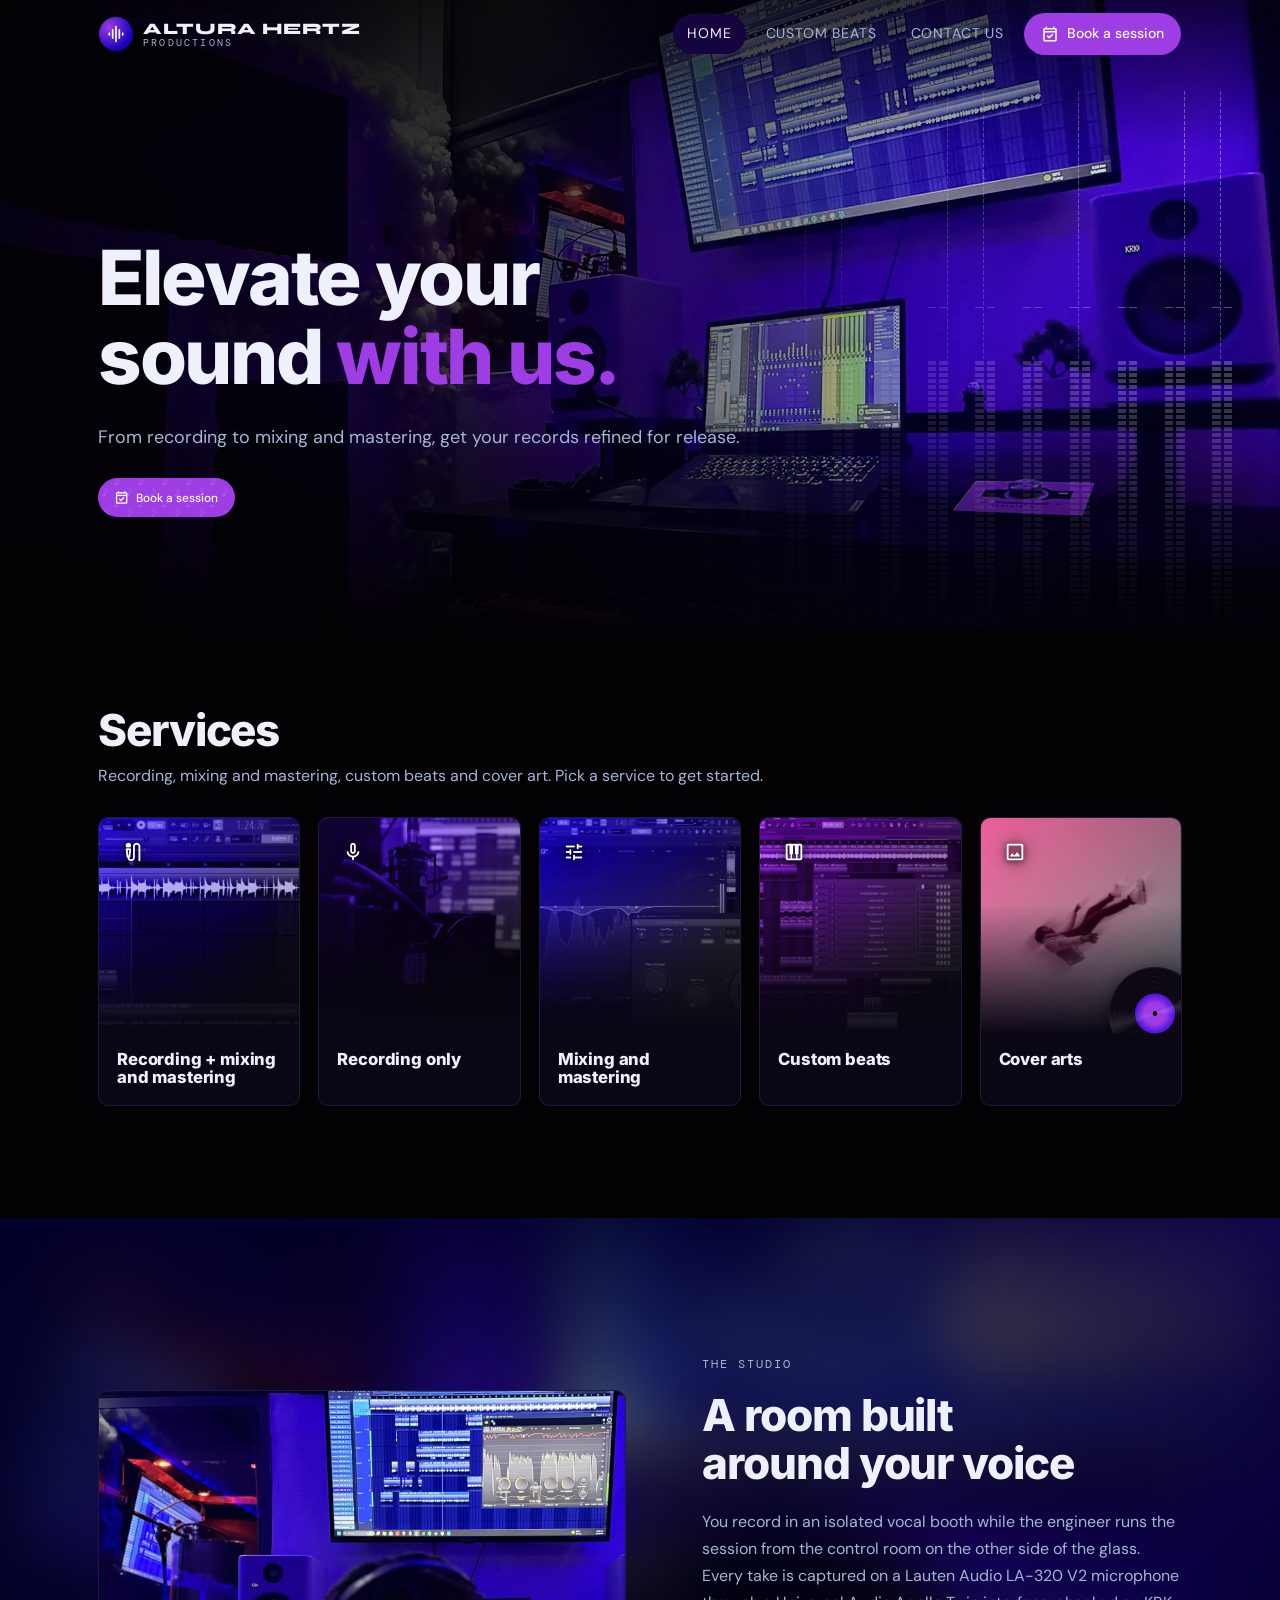
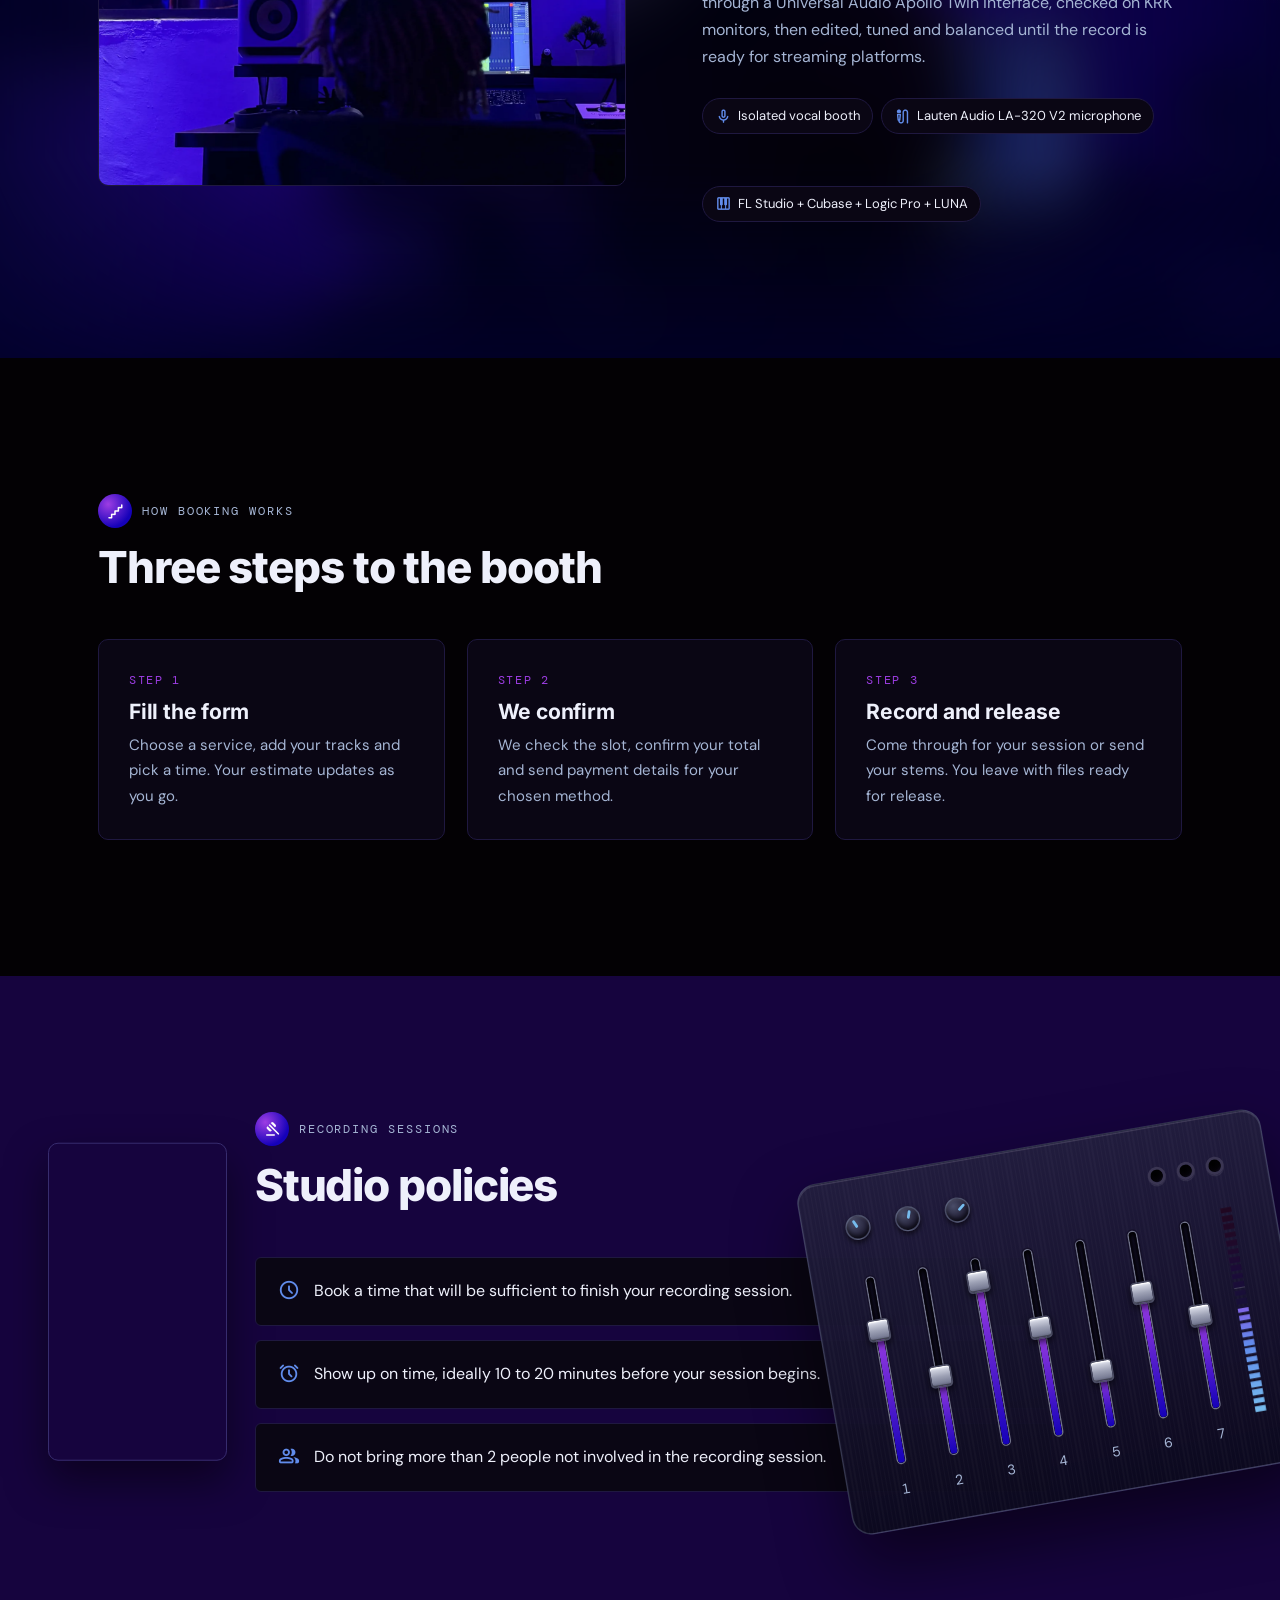
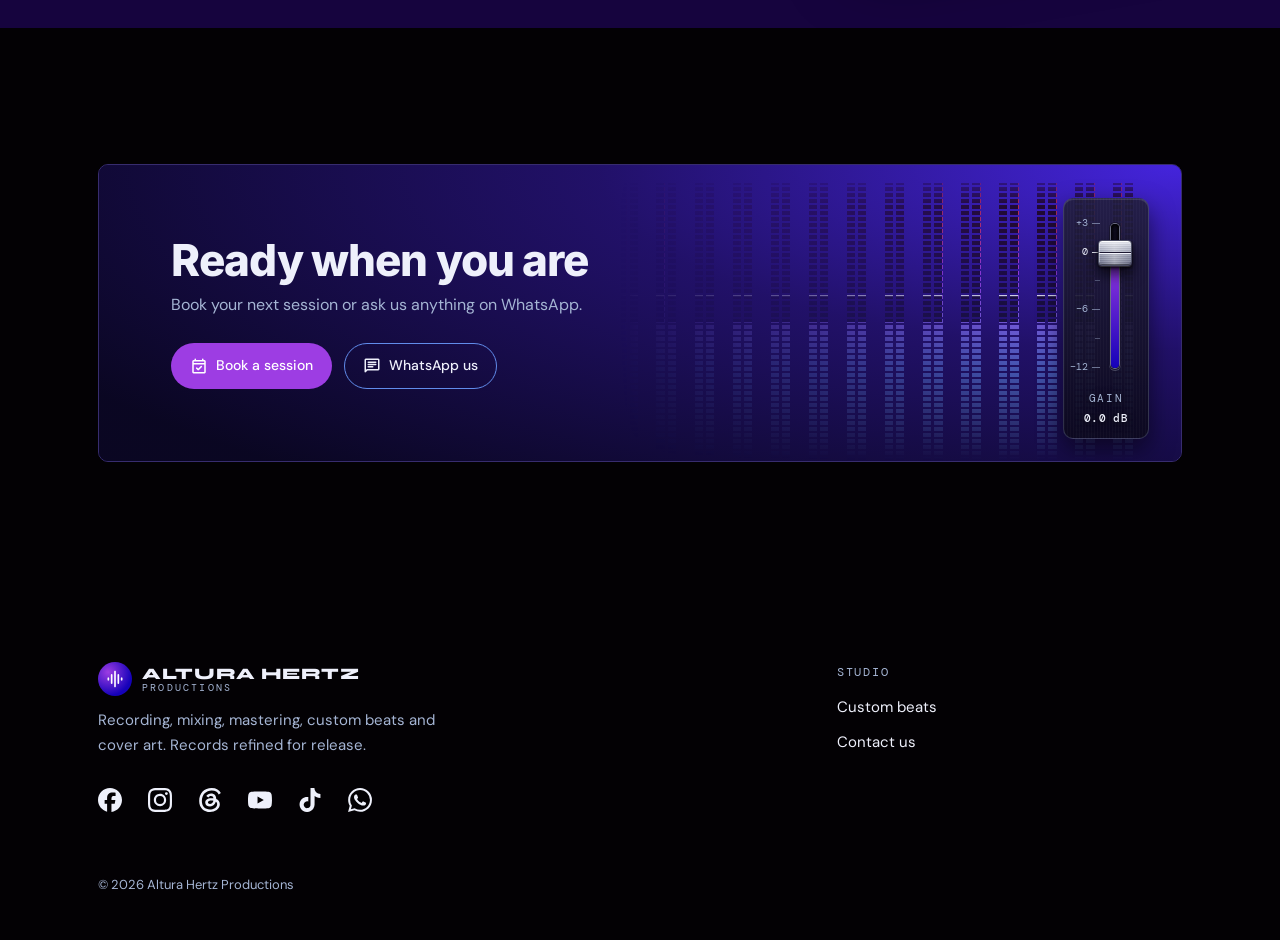
<file: development/index.html>
<!doctype html>
<html lang="en">
<head>
  <meta charset="utf-8">
  <meta name="viewport" content="width=device-width, initial-scale=1">
  <title>Altura Hertz Productions | Recording, Mixing and Mastering</title>
  <meta name="description" content="Book recording sessions, mixing and mastering, custom beats and cover art at Altura Hertz Productions.">
  <meta name="theme-color" content="#030104">
  <meta property="og:title" content="Altura Hertz Productions | Recording, Mixing and Mastering">
  <meta property="og:description" content="Book recording sessions, mixing and mastering, custom beats and cover art at Altura Hertz Productions.">
  <meta property="og:image" content="assets/img/hero-control-room-1920.webp">
  <link rel="icon" href="data:image/svg+xml,%3Csvg xmlns='http://www.w3.org/2000/svg' viewBox='0 0 64 64'%3E%3Cdefs%3E%3CradialGradient id='g' cx='.3' cy='.3' r='.8'%3E%3Cstop offset='0' stop-color='%239d3de3'/%3E%3Cstop offset='.7' stop-color='%231501b9'/%3E%3C/radialGradient%3E%3C/defs%3E%3Ccircle cx='32' cy='32' r='30' fill='url(%23g)'/%3E%3Cpath d='M14 34h6l4-12 6 22 6-26 5 18 3-6h6' fill='none' stroke='%23eef0fb' stroke-width='4' stroke-linecap='round' stroke-linejoin='round'/%3E%3C/svg%3E">
  <meta name="color-scheme" content="dark">
  <style>html,body{background:#030104;color:#eef0fb}</style>
  <link rel="preload" href="assets/fonts/material-symbols-rounded-300-400.woff2" as="font" type="font/woff2" crossorigin>
  <link rel="preload" href="assets/fonts/syne-600-latin.woff2" as="font" type="font/woff2" crossorigin>
  <link rel="preload" href="assets/fonts/inter-600-800-latin.woff2" as="font" type="font/woff2" crossorigin>
  <link rel="preload" href="assets/fonts/dm-sans-400-latin.woff2" as="font" type="font/woff2" crossorigin>
  <link rel="stylesheet" href="css/fonts.css">
  <link rel="stylesheet" href="css/styles.css">
  <script>try{if(!matchMedia("(prefers-reduced-motion: reduce)").matches&&!sessionStorage.getItem("ahIntro")){document.documentElement.classList.add("hero-intro");sessionStorage.setItem("ahIntro","1")}}catch(e){}</script>
  <link rel="preload" as="image" imagesrcset="assets/img/hero-control-room-1280.webp 1280w, assets/img/hero-control-room-1920.webp 1920w, assets/img/hero-control-room-2560.webp 2560w, assets/img/hero-control-room-3840.webp 3840w" imagesizes="100vw" fetchpriority="high">
</head>
<body>
  <a class="skip-link" href="#main">Skip to content</a>
  <header class="site-header">
    <nav class="container nav" aria-label="Main">
      <a class="brand" href="index.html">
        <span class="brand-mark"><span class="material-symbols-rounded" aria-hidden="true">graphic_eq</span></span>
        <span class="brand-name">ALTURA HERTZ<small>PRODUCTIONS</small></span>
      </a>
      <button class="nav-toggle" type="button" aria-expanded="false" aria-controls="nav-links" aria-label="Menu"><span class="eq" aria-hidden="true"><i></i><i></i><i></i><i></i></span></button>
      <ul class="nav-links" id="nav-links">
        <li><a href="index.html" aria-current="page"><span class="material-symbols-rounded" aria-hidden="true">home</span><span class="nav-label">Home</span></a></li>
        <li><a href="beats.html"><span class="material-symbols-rounded" aria-hidden="true">piano</span><span class="nav-label">Custom Beats</span></a></li>
        <li><a href="contact.html"><span class="material-symbols-rounded" aria-hidden="true">call</span><span class="nav-label">Contact Us</span></a></li>
        <li><a class="btn btn-primary" href="index.html#services"><span class="material-symbols-rounded" aria-hidden="true">event_available</span><span class="nav-label">Book a session</span></a></li>
      </ul>
    </nav>
  </header>
  <main id="main">
    <section class="hero">
      <div class="hero-media"><img src="assets/img/hero-control-room-1920.webp" srcset="assets/img/hero-control-room-1280.webp 1280w, assets/img/hero-control-room-1920.webp 1920w, assets/img/hero-control-room-2560.webp 2560w, assets/img/hero-control-room-3840.webp 3840w" sizes="100vw" width="3840" height="2880" alt="The Altura Hertz control room lit in violet, with KRK monitors, a MIDI keyboard and a session open on screen" fetchpriority="high"></div>
      <div class="meter-bank meter-bank--hero" aria-hidden="true"><span class="strip"><span class="meter" style="--seq:lv2;--pk:pk2;--dur:3.268s;--delay:-0.367s"><i class="lit"></i><i class="cap"></i><i class="gainbox"><i class="shade"></i><i class="peak"></i></i></span><span class="meter" style="--seq:lv2;--pk:pk2;--dur:3.268s;--delay:-0.477s"><i class="lit"></i><i class="cap"></i><i class="gainbox"><i class="shade"></i><i class="peak"></i></i></span></span><span class="strip"><span class="meter" style="--seq:lv1;--pk:pk1;--dur:3.839s;--delay:-2.625s"><i class="lit"></i><i class="cap"></i><i class="gainbox"><i class="shade"></i><i class="peak"></i></i></span><span class="meter" style="--seq:lv1;--pk:pk1;--dur:3.839s;--delay:-2.735s"><i class="lit"></i><i class="cap"></i><i class="gainbox"><i class="shade"></i><i class="peak"></i></i></span></span><span class="strip"><span class="meter" style="--seq:lv0;--pk:pk0;--dur:3.458s;--delay:-0.389s"><i class="lit"></i><i class="cap"></i><i class="gainbox"><i class="shade"></i><i class="peak"></i></i></span><span class="meter" style="--seq:lv0;--pk:pk0;--dur:3.458s;--delay:-0.499s"><i class="lit"></i><i class="cap"></i><i class="gainbox"><i class="shade"></i><i class="peak"></i></i></span></span><span class="strip"><span class="meter" style="--seq:lv5;--pk:pk5;--dur:3.598s;--delay:-2.726s"><i class="lit"></i><i class="cap"></i><i class="gainbox"><i class="shade"></i><i class="peak"></i></i></span><span class="meter" style="--seq:lv5;--pk:pk5;--dur:3.598s;--delay:-2.836s"><i class="lit"></i><i class="cap"></i><i class="gainbox"><i class="shade"></i><i class="peak"></i></i></span></span><span class="strip"><span class="meter" style="--seq:lv4;--pk:pk4;--dur:3.471s;--delay:-2.571s"><i class="lit"></i><i class="cap"></i><i class="gainbox"><i class="shade"></i><i class="peak"></i></i></span><span class="meter" style="--seq:lv4;--pk:pk4;--dur:3.471s;--delay:-2.681s"><i class="lit"></i><i class="cap"></i><i class="gainbox"><i class="shade"></i><i class="peak"></i></i></span></span><span class="strip"><span class="meter" style="--seq:lv3;--pk:pk3;--dur:4.243s;--delay:-0.580s"><i class="lit"></i><i class="cap"></i><i class="gainbox"><i class="shade"></i><i class="peak"></i></i></span><span class="meter" style="--seq:lv3;--pk:pk3;--dur:4.243s;--delay:-0.690s"><i class="lit"></i><i class="cap"></i><i class="gainbox"><i class="shade"></i><i class="peak"></i></i></span></span><span class="strip"><span class="meter" style="--seq:lv2;--pk:pk2;--dur:4.053s;--delay:-1.815s"><i class="lit"></i><i class="cap"></i><i class="gainbox"><i class="shade"></i><i class="peak"></i></i></span><span class="meter" style="--seq:lv2;--pk:pk2;--dur:4.053s;--delay:-1.925s"><i class="lit"></i><i class="cap"></i><i class="gainbox"><i class="shade"></i><i class="peak"></i></i></span></span><span class="strip"><span class="meter" style="--seq:lv1;--pk:pk1;--dur:3.869s;--delay:-3.855s"><i class="lit"></i><i class="cap"></i><i class="gainbox"><i class="shade"></i><i class="peak"></i></i></span><span class="meter" style="--seq:lv1;--pk:pk1;--dur:3.869s;--delay:-3.965s"><i class="lit"></i><i class="cap"></i><i class="gainbox"><i class="shade"></i><i class="peak"></i></i></span></span><span class="strip"><span class="meter" style="--seq:lv0;--pk:pk0;--dur:3.39s;--delay:-0.069s"><i class="lit"></i><i class="cap"></i><i class="gainbox"><i class="shade"></i><i class="peak"></i></i></span><span class="meter" style="--seq:lv0;--pk:pk0;--dur:3.39s;--delay:-0.179s"><i class="lit"></i><i class="cap"></i><i class="gainbox"><i class="shade"></i><i class="peak"></i></i></span></span><span class="strip"><span class="meter" style="--seq:lv5;--pk:pk5;--dur:4.66s;--delay:-1.878s"><i class="lit"></i><i class="cap"></i><i class="gainbox"><i class="shade"></i><i class="peak"></i></i></span><span class="meter" style="--seq:lv5;--pk:pk5;--dur:4.66s;--delay:-1.988s"><i class="lit"></i><i class="cap"></i><i class="gainbox"><i class="shade"></i><i class="peak"></i></i></span></span><span class="strip"><span class="meter" style="--seq:lv4;--pk:pk4;--dur:3.548s;--delay:-1.172s"><i class="lit"></i><i class="cap"></i><i class="gainbox"><i class="shade"></i><i class="peak"></i></i></span><span class="meter" style="--seq:lv4;--pk:pk4;--dur:3.548s;--delay:-1.282s"><i class="lit"></i><i class="cap"></i><i class="gainbox"><i class="shade"></i><i class="peak"></i></i></span></span><span class="strip"><span class="meter" style="--seq:lv3;--pk:pk3;--dur:3.797s;--delay:-3.627s"><i class="lit"></i><i class="cap"></i><i class="gainbox"><i class="shade"></i><i class="peak"></i></i></span><span class="meter" style="--seq:lv3;--pk:pk3;--dur:3.797s;--delay:-3.737s"><i class="lit"></i><i class="cap"></i><i class="gainbox"><i class="shade"></i><i class="peak"></i></i></span></span></div>
      <div class="container hero-inner">
        <h1>Elevate your sound <span>with us.</span></h1>
        <p class="lede">From recording to mixing and mastering, get your records refined for release.</p>
        <div class="hero-actions">
          <a class="btn btn-primary" href="#services"><span class="material-symbols-rounded" aria-hidden="true">event_available</span>Book a session</a>
        </div>
      </div>
    </section>

    <section class="services-section" id="services" aria-labelledby="services-title">
      <div class="container">
        <div class="section-head">
          <h2 id="services-title">Services</h2>
          <p>Recording, mixing and mastering, custom beats and cover art. Pick a service to get started.</p>
        </div>
        <div class="service-grid">
          <a class="service-card" href="recording-mixing-mastering.html">
            <div class="card-media card-glow-1">
              <span class="card-icon"><span class="material-symbols-rounded" aria-hidden="true">mic_external_on</span></span>
              <img src="assets/img/thumb-recording-mix.webp" alt="FL Studio session with lead vocal takes" loading="lazy">
            </div>
            <div class="card-body">
              <h3>Recording + mixing and mastering</h3>
            </div>
          </a>
          <a class="service-card" href="recording.html">
            <div class="card-media card-glow-2">
              <span class="card-icon"><span class="material-symbols-rounded" aria-hidden="true">mic</span></span>
              <img src="assets/img/thumb-recording.webp" alt="Condenser microphone with pop filter in the vocal booth" loading="lazy">
            </div>
            <div class="card-body">
              <h3>Recording only</h3>
            </div>
          </a>
          <a class="service-card" href="mixing-mastering.html">
            <div class="card-media card-glow-3">
              <span class="card-icon"><span class="material-symbols-rounded" aria-hidden="true">tune</span></span>
              <img src="assets/img/thumb-mixing-mastering.webp" alt="FabFilter Pro-Q 4 and Auto-Tune Pro on a lead vocal" loading="lazy">
            </div>
            <div class="card-body">
              <h3>Mixing and mastering</h3>
            </div>
          </a>
          <a class="service-card" href="beats.html#custom">
            <div class="card-media card-glow-4">
              <span class="card-icon"><span class="material-symbols-rounded" aria-hidden="true">piano</span></span>
              <img src="assets/img/thumb-custom-beats.webp" alt="Beat being built in the FL Studio channel rack" loading="lazy">
            </div>
            <div class="card-body">
              <h3>Custom beats</h3>
            </div>
          </a>
          <a class="service-card" href="cover-art.html">
            <div class="card-media card-glow-5">
              <span class="card-icon"><span class="material-symbols-rounded" aria-hidden="true">image</span></span>
              <img src="assets/img/thumb-cover-art.webp" alt="Cover art of an artist falling through a violet and blue sky" loading="lazy">
              <span class="card-vinyl" aria-hidden="true"></span>
            </div>
            <div class="card-body">
              <h3>Cover arts</h3>
            </div>
          </a>
        </div>
      </div>
    </section>

    <section class="section section-studio">
      <div class="section-studio-bg" aria-hidden="true"><img src="assets/img/engineer-at-work.webp" alt="" loading="lazy"></div>
      <div class="container intro-grid">
        <figure><img src="assets/img/engineer-at-work.webp" alt="Engineer mixing a vocal session with the booth visible through the glass" loading="lazy"></figure>
        <div class="intro-copy">
          <div class="intro-title">
            <p class="eyebrow">The studio</p>
            <h2>A room built around your voice</h2>
          </div>
          <p>You record in an isolated vocal booth while the engineer runs the session from the control room on the other side of the glass. Every take is captured on a Lauten Audio LA-320 V2 microphone through a Universal Audio Apollo Twin interface, checked on KRK monitors, then edited, tuned and balanced until the record is ready for streaming platforms.</p>
          <ul class="gear" aria-label="Studio gear">
            <li><span class="material-symbols-rounded" aria-hidden="true">mic</span>Isolated vocal booth</li>
            <li><span class="material-symbols-rounded" aria-hidden="true">mic_external_on</span>Lauten Audio LA-320 V2 microphone</li>
            <li><span class="material-symbols-rounded" aria-hidden="true">settings_input_component</span>Universal Audio Apollo Twin interface</li>
            <li><span class="material-symbols-rounded" aria-hidden="true">speaker</span>KRK studio monitors</li>
            <li><span class="material-symbols-rounded" aria-hidden="true">piano</span>FL Studio + Cubase + Logic Pro + LUNA</li>
          </ul>
        </div>
      </div>
    </section>

    <section class="section">
      <div class="container">
        <div class="section-head"><div class="section-head-top"><span class="section-icon" aria-hidden="true"><span class="material-symbols-rounded">floor</span></span><p class="eyebrow">How booking works</p></div><h2>Three steps to the booth</h2></div>
        <ol class="steps">
          <li><h3>Fill the form</h3><p>Choose a service, add your tracks and pick a time. Your estimate updates as you go.</p></li>
          <li><h3>We confirm</h3><p>We check the slot, confirm your total and send payment details for your chosen method.</p></li>
          <li><h3>Record and release</h3><p>Come through for your session or send your stems. You leave with files ready for release.</p></li>
        </ol>
      </div>
    </section>
    <section class="section section-policies">
      <div class="policy-video-bg" aria-hidden="true">
        <video class="policy-video-bg-blur lazy-video" muted loop playsinline preload="none">
          <source src="assets/video/policies-bg.mp4" type="video/mp4">
        </video>
        <div class="policy-video-overlay"></div>
      </div>
      <video class="policy-video-fg lazy-video" muted loop playsinline preload="none" aria-hidden="true">
        <source src="assets/video/policies-bg.mp4" type="video/mp4">
      </video>
      <div class="mixing-deck">
        <div class="deck-top" aria-hidden="true">
          <span class="deck-knob" style="--r:-24deg"></span>
          <span class="deck-knob" style="--r:18deg"></span>
          <span class="deck-knob" style="--r:52deg"></span>
          <span class="deck-ports">
            <span class="deck-port"></span>
            <span class="deck-port"></span>
            <span class="deck-port"></span>
          </span>
        </div>
        <div class="deck-faders">
        <div class="mix-fader" data-fader data-start="0.72" tabindex="0" role="slider" aria-orientation="vertical" aria-label="Channel 1" aria-valuemin="0" aria-valuemax="100" aria-valuenow="72" title="Drag, scroll or use arrow keys">
          <span class="mix-fader-track"><span class="mix-fader-fill"></span></span>
          <span class="mix-fader-cap"></span>
          <span class="mix-fader-label">1</span>
        </div>
        <div class="mix-fader" data-fader data-start="0.42" tabindex="0" role="slider" aria-orientation="vertical" aria-label="Channel 2" aria-valuemin="0" aria-valuemax="100" aria-valuenow="42" title="Drag, scroll or use arrow keys">
          <span class="mix-fader-track"><span class="mix-fader-fill"></span></span>
          <span class="mix-fader-cap"></span>
          <span class="mix-fader-label">2</span>
        </div>
        <div class="mix-fader" data-fader data-start="0.88" tabindex="0" role="slider" aria-orientation="vertical" aria-label="Channel 3" aria-valuemin="0" aria-valuemax="100" aria-valuenow="88" title="Drag, scroll or use arrow keys">
          <span class="mix-fader-track"><span class="mix-fader-fill"></span></span>
          <span class="mix-fader-cap"></span>
          <span class="mix-fader-label">3</span>
        </div>
        <div class="mix-fader" data-fader data-start="0.58" tabindex="0" role="slider" aria-orientation="vertical" aria-label="Channel 4" aria-valuemin="0" aria-valuemax="100" aria-valuenow="58" title="Drag, scroll or use arrow keys">
          <span class="mix-fader-track"><span class="mix-fader-fill"></span></span>
          <span class="mix-fader-cap"></span>
          <span class="mix-fader-label">4</span>
        </div>
        <div class="mix-fader" data-fader data-start="0.3" tabindex="0" role="slider" aria-orientation="vertical" aria-label="Channel 5" aria-valuemin="0" aria-valuemax="100" aria-valuenow="30" title="Drag, scroll or use arrow keys">
          <span class="mix-fader-track"><span class="mix-fader-fill"></span></span>
          <span class="mix-fader-cap"></span>
          <span class="mix-fader-label">5</span>
        </div>
        <div class="mix-fader" data-fader data-start="0.67" tabindex="0" role="slider" aria-orientation="vertical" aria-label="Channel 6" aria-valuemin="0" aria-valuemax="100" aria-valuenow="67" title="Drag, scroll or use arrow keys">
          <span class="mix-fader-track"><span class="mix-fader-fill"></span></span>
          <span class="mix-fader-cap"></span>
          <span class="mix-fader-label">6</span>
        </div>
        <div class="mix-fader" data-fader data-start="0.5" tabindex="0" role="slider" aria-orientation="vertical" aria-label="Channel 7" aria-valuemin="0" aria-valuemax="100" aria-valuenow="50" title="Drag, scroll or use arrow keys">
          <span class="mix-fader-track"><span class="mix-fader-fill"></span></span>
          <span class="mix-fader-cap"></span>
          <span class="mix-fader-label">7</span>
        </div>
        <div class="meter-bank deck-signal" aria-hidden="true">
          <span class="strip"><span class="meter" style="--seq:lv2;--pk:pk2;--dur:3.6s;--delay:-1.2s"><i class="lit"></i><i class="cap"></i><i class="gainbox"><i class="shade"></i><i class="peak"></i></i></span></span>
        </div>
        </div>
      </div>
      <div class="container">
        <div class="section-head"><div class="section-head-top"><span class="section-icon" aria-hidden="true"><span class="material-symbols-rounded">gavel</span></span><p class="eyebrow">Recording sessions</p></div><h2>Studio policies</h2></div>
        <ul class="policy-list">
          <li><span class="material-symbols-rounded" aria-hidden="true">schedule</span><span>Book a time that will be sufficient to finish your recording session.</span></li>
          <li><span class="material-symbols-rounded" aria-hidden="true">alarm</span><span>Show up on time, ideally 10 to 20 minutes before your session begins.</span></li>
          <li><span class="material-symbols-rounded" aria-hidden="true">group</span><span>Do not bring more than 2 people not involved in the recording session.</span></li>
        </ul>
      </div>
    </section>

    <section class="section">
      <div class="container">
        <div class="cta-band">
          <div class="cta-video-bg" aria-hidden="true">
            <video class="cta-video lazy-video" muted loop playsinline preload="none">
              <source src="assets/video/cta-bg.mp4" type="video/mp4">
            </video>
            <div class="cta-video-overlay"></div>
          </div>
          <div class="cta-copy">
            <div>
              <h2>Ready when you are</h2>
              <p>Book your next session or ask us anything on WhatsApp.</p>
            </div>
            <div class="hero-actions">
              <a class="btn btn-primary" href="recording-mixing-mastering.html"><span class="material-symbols-rounded" aria-hidden="true">event_available</span>Book a session</a>
              <a class="btn btn-ghost" href="#" data-whatsapp-link target="_blank" rel="noopener"><span class="material-symbols-rounded" aria-hidden="true">chat</span>WhatsApp us</a>
            </div>
          </div>
          <div class="meter-bank" aria-hidden="true"><span class="strip"><span class="meter" style="--seq:lv0;--pk:pk0;--dur:3.950s;--delay:-1.475s"><i class="lit"></i><i class="cap"></i><i class="gainbox"><i class="shade"></i><i class="peak"></i></i></span><span class="meter" style="--seq:lv0;--pk:pk0;--dur:3.950s;--delay:-1.587s"><i class="lit"></i><i class="cap"></i><i class="gainbox"><i class="shade"></i><i class="peak"></i></i></span></span><span class="strip"><span class="meter" style="--seq:lv1;--pk:pk1;--dur:3.462s;--delay:-3.000s"><i class="lit"></i><i class="cap"></i><i class="gainbox"><i class="shade"></i><i class="peak"></i></i></span><span class="meter" style="--seq:lv1;--pk:pk1;--dur:3.462s;--delay:-3.113s"><i class="lit"></i><i class="cap"></i><i class="gainbox"><i class="shade"></i><i class="peak"></i></i></span></span><span class="strip"><span class="meter" style="--seq:lv2;--pk:pk2;--dur:3.262s;--delay:-1.638s"><i class="lit"></i><i class="cap"></i><i class="gainbox"><i class="shade"></i><i class="peak"></i></i></span><span class="meter" style="--seq:lv2;--pk:pk2;--dur:3.262s;--delay:-1.750s"><i class="lit"></i><i class="cap"></i><i class="gainbox"><i class="shade"></i><i class="peak"></i></i></span></span><span class="strip"><span class="meter" style="--seq:lv3;--pk:pk3;--dur:4.600s;--delay:-0.375s"><i class="lit"></i><i class="cap"></i><i class="gainbox"><i class="shade"></i><i class="peak"></i></i></span><span class="meter" style="--seq:lv3;--pk:pk3;--dur:4.600s;--delay:-0.488s"><i class="lit"></i><i class="cap"></i><i class="gainbox"><i class="shade"></i><i class="peak"></i></i></span></span><span class="strip"><span class="meter" style="--seq:lv4;--pk:pk4;--dur:4.088s;--delay:-2.525s"><i class="lit"></i><i class="cap"></i><i class="gainbox"><i class="shade"></i><i class="peak"></i></i></span><span class="meter" style="--seq:lv4;--pk:pk4;--dur:4.088s;--delay:-2.637s"><i class="lit"></i><i class="cap"></i><i class="gainbox"><i class="shade"></i><i class="peak"></i></i></span></span><span class="strip"><span class="meter" style="--seq:lv5;--pk:pk5;--dur:3.312s;--delay:-1.250s"><i class="lit"></i><i class="cap"></i><i class="gainbox"><i class="shade"></i><i class="peak"></i></i></span><span class="meter" style="--seq:lv5;--pk:pk5;--dur:3.312s;--delay:-1.363s"><i class="lit"></i><i class="cap"></i><i class="gainbox"><i class="shade"></i><i class="peak"></i></i></span></span><span class="strip"><span class="meter" style="--seq:lv0;--pk:pk0;--dur:4.300s;--delay:-1.938s"><i class="lit"></i><i class="cap"></i><i class="gainbox"><i class="shade"></i><i class="peak"></i></i></span><span class="meter" style="--seq:lv0;--pk:pk0;--dur:4.300s;--delay:-2.050s"><i class="lit"></i><i class="cap"></i><i class="gainbox"><i class="shade"></i><i class="peak"></i></i></span></span><span class="strip"><span class="meter" style="--seq:lv1;--pk:pk1;--dur:4.338s;--delay:-0.688s"><i class="lit"></i><i class="cap"></i><i class="gainbox"><i class="shade"></i><i class="peak"></i></i></span><span class="meter" style="--seq:lv1;--pk:pk1;--dur:4.338s;--delay:-0.800s"><i class="lit"></i><i class="cap"></i><i class="gainbox"><i class="shade"></i><i class="peak"></i></i></span></span><span class="strip"><span class="meter" style="--seq:lv2;--pk:pk2;--dur:3.613s;--delay:-0.400s"><i class="lit"></i><i class="cap"></i><i class="gainbox"><i class="shade"></i><i class="peak"></i></i></span><span class="meter" style="--seq:lv2;--pk:pk2;--dur:3.613s;--delay:-0.512s"><i class="lit"></i><i class="cap"></i><i class="gainbox"><i class="shade"></i><i class="peak"></i></i></span></span><span class="strip"><span class="meter" style="--seq:lv3;--pk:pk3;--dur:4.013s;--delay:-3.713s"><i class="lit"></i><i class="cap"></i><i class="gainbox"><i class="shade"></i><i class="peak"></i></i></span><span class="meter" style="--seq:lv3;--pk:pk3;--dur:4.013s;--delay:-3.825s"><i class="lit"></i><i class="cap"></i><i class="gainbox"><i class="shade"></i><i class="peak"></i></i></span></span><span class="strip"><span class="meter" style="--seq:lv4;--pk:pk4;--dur:4.138s;--delay:-3.200s"><i class="lit"></i><i class="cap"></i><i class="gainbox"><i class="shade"></i><i class="peak"></i></i></span><span class="meter" style="--seq:lv4;--pk:pk4;--dur:4.138s;--delay:-3.312s"><i class="lit"></i><i class="cap"></i><i class="gainbox"><i class="shade"></i><i class="peak"></i></i></span></span><span class="strip"><span class="meter" style="--seq:lv5;--pk:pk5;--dur:3.825s;--delay:-2.850s"><i class="lit"></i><i class="cap"></i><i class="gainbox"><i class="shade"></i><i class="peak"></i></i></span><span class="meter" style="--seq:lv5;--pk:pk5;--dur:3.825s;--delay:-2.963s"><i class="lit"></i><i class="cap"></i><i class="gainbox"><i class="shade"></i><i class="peak"></i></i></span></span><span class="strip"><span class="meter" style="--seq:lv0;--pk:pk0;--dur:3.400s;--delay:-0.988s"><i class="lit"></i><i class="cap"></i><i class="gainbox"><i class="shade"></i><i class="peak"></i></i></span><span class="meter" style="--seq:lv0;--pk:pk0;--dur:3.400s;--delay:-1.100s"><i class="lit"></i><i class="cap"></i><i class="gainbox"><i class="shade"></i><i class="peak"></i></i></span></span><span class="strip"><span class="meter" style="--seq:lv1;--pk:pk1;--dur:4.263s;--delay:-3.088s"><i class="lit"></i><i class="cap"></i><i class="gainbox"><i class="shade"></i><i class="peak"></i></i></span><span class="meter" style="--seq:lv1;--pk:pk1;--dur:4.263s;--delay:-3.200s"><i class="lit"></i><i class="cap"></i><i class="gainbox"><i class="shade"></i><i class="peak"></i></i></span></span></div>
          <div class="gain-control">
            <div class="gain-fader" role="slider" tabindex="0" aria-orientation="vertical" aria-label="Meter gain" aria-valuemin="-12" aria-valuemax="3" aria-valuenow="0" aria-valuetext="0.0 dB" title="Drag or click the track, scroll, or use arrow keys. Double-click to reset.">
              <span class="fader-scale" aria-hidden="true"><span class="fader-mark" style="bottom:100.00%"><b>+3</b></span><span class="fader-mark is-zero" style="bottom:80.00%"><b>0</b></span><span class="fader-mark" style="bottom:40.00%"><b>&#8722;6</b></span><span class="fader-mark" style="bottom:0.00%"><b>&#8722;12</b></span><i style="bottom:20.00%"></i><i style="bottom:60.00%"></i></span>
              <span class="fader-track" aria-hidden="true"><span class="fader-fill"></span></span>
              <span class="fader-cap" aria-hidden="true"></span>
            </div>
            <span class="knob-label">Gain <b class="knob-readout">0.0 dB</b></span>
          </div>
        </div>
      </div>
    </section>
  </main>
  <footer class="site-footer">
    <div class="container">
      <div class="footer-grid">
        <div>
          <a class="brand" href="index.html">
            <span class="brand-mark"><span class="material-symbols-rounded" aria-hidden="true">graphic_eq</span></span>
            <span class="brand-name">ALTURA HERTZ<small>PRODUCTIONS</small></span>
          </a>
          <p>Recording, mixing, mastering, custom beats and cover art. Records refined for release.</p>
          <ul class="socials" aria-label="Altura Hertz on social media">
            <li><a href="#" data-social="facebook" target="_blank" rel="noopener" aria-label="Facebook" title="Facebook"><svg viewBox="0 0 24 24" aria-hidden="true" focusable="false"><path d="M9.101 23.691v-7.98H6.627v-3.667h2.474v-1.58c0-4.085 1.848-5.978 5.858-5.978.401 0 .955.042 1.468.103a8.68 8.68 0 0 1 1.141.195v3.325a8.623 8.623 0 0 0-.653-.036 26.805 26.805 0 0 0-.733-.009c-.707 0-1.259.096-1.675.309a1.686 1.686 0 0 0-.679.622c-.258.42-.374.995-.374 1.752v1.297h3.919l-.386 2.103-.287 1.564h-3.246v8.245C19.396 23.238 24 18.179 24 12.044c0-6.627-5.373-12-12-12s-12 5.373-12 12c0 5.628 3.874 10.35 9.101 11.647Z"/></svg></a></li>
            <li><a href="#" data-social="instagram" target="_blank" rel="noopener" aria-label="Instagram" title="Instagram"><svg viewBox="0 0 24 24" aria-hidden="true" focusable="false"><path d="M7.0301.084c-1.2768.0602-2.1487.264-2.911.5634-.7888.3075-1.4575.72-2.1228 1.3877-.6652.6677-1.075 1.3368-1.3802 2.127-.2954.7638-.4956 1.6365-.552 2.914-.0564 1.2775-.0689 1.6882-.0626 4.947.0062 3.2586.0206 3.6671.0825 4.9473.061 1.2765.264 2.1482.5635 2.9107.308.7889.72 1.4573 1.388 2.1228.6679.6655 1.3365 1.0743 2.1285 1.38.7632.295 1.6361.4961 2.9134.552 1.2773.056 1.6884.069 4.9462.0627 3.2578-.0062 3.668-.0207 4.9478-.0814 1.28-.0607 2.147-.2652 2.9098-.5633.7889-.3086 1.4578-.72 2.1228-1.3881.665-.6682 1.0745-1.3378 1.3795-2.1284.2957-.7632.4966-1.636.552-2.9124.056-1.2809.0692-1.6898.063-4.948-.0063-3.2583-.021-3.6668-.0817-4.9465-.0607-1.2797-.264-2.1487-.5633-2.9117-.3084-.7889-.72-1.4568-1.3876-2.1228C21.2982 1.33 20.628.9208 19.8378.6165 19.074.321 18.2017.1197 16.9244.0645 15.6471.0093 15.236-.005 11.977.0014 8.718.0076 8.31.0215 7.0301.0839m.1402 21.6932c-1.17-.0509-1.8053-.2453-2.2287-.408-.5606-.216-.96-.4771-1.3819-.895-.422-.4178-.6811-.8186-.9-1.378-.1644-.4234-.3624-1.058-.4171-2.228-.0595-1.2645-.072-1.6442-.079-4.848-.007-3.2037.0053-3.583.0607-4.848.05-1.169.2456-1.805.408-2.2282.216-.5613.4762-.96.895-1.3816.4188-.4217.8184-.6814 1.3783-.9003.423-.1651 1.0575-.3614 2.227-.4171 1.2655-.06 1.6447-.072 4.848-.079 3.2033-.007 3.5835.005 4.8495.0608 1.169.0508 1.8053.2445 2.228.408.5608.216.96.4754 1.3816.895.4217.4194.6816.8176.9005 1.3787.1653.4217.3617 1.056.4169 2.2263.0602 1.2655.0739 1.645.0796 4.848.0058 3.203-.0055 3.5834-.061 4.848-.051 1.17-.245 1.8055-.408 2.2294-.216.5604-.4763.96-.8954 1.3814-.419.4215-.8181.6811-1.3783.9-.4224.1649-1.0577.3617-2.2262.4174-1.2656.0595-1.6448.072-4.8493.079-3.2045.007-3.5825-.006-4.848-.0608M16.953 5.5864A1.44 1.44 0 1 0 18.39 4.144a1.44 1.44 0 0 0-1.437 1.4424M5.8385 12.012c.0067 3.4032 2.7706 6.1557 6.173 6.1493 3.4026-.0065 6.157-2.7701 6.1506-6.1733-.0065-3.4032-2.771-6.1565-6.174-6.1498-3.403.0067-6.156 2.771-6.1496 6.1738M8 12.0077a4 4 0 1 1 4.008 3.9921A3.9996 3.9996 0 0 1 8 12.0077"/></svg></a></li>
            <li><a href="#" data-social="threads" target="_blank" rel="noopener" aria-label="Threads" title="Threads"><svg viewBox="0 0 24 24" aria-hidden="true" focusable="false"><path d="M18.263 11.097c-.03-3.486-1.92-5.586-5.111-5.586-2.13 0-3.922.963-4.863 2.499l2.062 1.438c.535-.843 1.272-1.543 2.628-1.543 1.528 0 2.318.85 2.544 2.431a15 15 0 0 0-2.236-.173c-4.125 0-6.068 1.867-6.068 4.336s1.943 3.99 4.804 3.99c3.139 0 5.013-2.115 5.781-4.735.798.361 1.348 1.204 1.348 2.47 0 3.387-3.907 5.232-7.22 5.232-4.885 0-8.077-3.207-8.077-8.424 0-6.392 4.223-10.487 9.9-10.487 3.808 0 5.69 1.671 6.97 3.914l2.108-1.475C21.44 2.078 18.331 0 13.663 0 6.227 0 1.168 5.277 1.168 12.934c0 7 4.953 11.066 10.856 11.066 4.878 0 9.809-2.846 9.809-7.716 0-2.545-1.46-4.231-3.569-5.187m-6.33 4.855c-1.077 0-2.026-.512-2.026-1.453 0-1.483 1.822-1.934 3.606-1.934.678 0 1.34.045 1.927.173-.422 1.927-1.671 3.215-3.508 3.214Z"/></svg></a></li>
            <li><a href="#" data-social="youtube" target="_blank" rel="noopener" aria-label="YouTube" title="YouTube"><svg viewBox="0 0 24 24" aria-hidden="true" focusable="false"><path d="M23.498 6.186a3.016 3.016 0 0 0-2.122-2.136C19.505 3.545 12 3.545 12 3.545s-7.505 0-9.377.505A3.017 3.017 0 0 0 .502 6.186C0 8.07 0 12 0 12s0 3.93.502 5.814a3.016 3.016 0 0 0 2.122 2.136c1.871.505 9.376.505 9.376.505s7.505 0 9.377-.505a3.015 3.015 0 0 0 2.122-2.136C24 15.93 24 12 24 12s0-3.93-.502-5.814zM9.545 15.568V8.432L15.818 12l-6.273 3.568z"/></svg></a></li>
            <li><a href="#" data-social="tiktok" target="_blank" rel="noopener" aria-label="TikTok" title="TikTok"><svg viewBox="0 0 24 24" aria-hidden="true" focusable="false"><path d="M12.525.02c1.31-.02 2.61-.01 3.91-.02.08 1.53.63 3.09 1.75 4.17 1.12 1.11 2.7 1.62 4.24 1.79v4.03c-1.44-.05-2.89-.35-4.2-.97-.57-.26-1.1-.59-1.62-.93-.01 2.92.01 5.84-.02 8.75-.08 1.4-.54 2.79-1.35 3.94-1.31 1.92-3.58 3.17-5.91 3.21-1.43.08-2.86-.31-4.08-1.03-2.02-1.19-3.44-3.37-3.65-5.71-.02-.5-.03-1-.01-1.49.18-1.9 1.12-3.72 2.58-4.96 1.66-1.44 3.98-2.13 6.15-1.72.02 1.48-.04 2.96-.04 4.44-.99-.32-2.15-.23-3.02.37-.63.41-1.11 1.04-1.36 1.75-.21.51-.15 1.07-.14 1.61.24 1.64 1.82 3.02 3.5 2.87 1.12-.01 2.19-.66 2.77-1.61.19-.33.4-.67.41-1.06.1-1.79.06-3.57.07-5.36.01-4.03-.01-8.05.02-12.07z"/></svg></a></li>
            <li><a href="#" data-whatsapp-link target="_blank" rel="noopener" aria-label="WhatsApp" title="WhatsApp"><svg viewBox="0 0 24 24" aria-hidden="true" focusable="false"><path d="M17.472 14.382c-.297-.149-1.758-.867-2.03-.967-.273-.099-.471-.148-.67.15-.197.297-.767.966-.94 1.164-.173.199-.347.223-.644.075-.297-.15-1.255-.463-2.39-1.475-.883-.788-1.48-1.761-1.653-2.059-.173-.297-.018-.458.13-.606.134-.133.298-.347.446-.52.149-.174.198-.298.298-.497.099-.198.05-.371-.025-.52-.075-.149-.669-1.612-.916-2.207-.242-.579-.487-.5-.669-.51-.173-.008-.371-.01-.57-.01-.198 0-.52.074-.792.372-.272.297-1.04 1.016-1.04 2.479 0 1.462 1.065 2.875 1.213 3.074.149.198 2.096 3.2 5.077 4.487.709.306 1.262.489 1.694.625.712.227 1.36.195 1.871.118.571-.085 1.758-.719 2.006-1.413.248-.694.248-1.289.173-1.413-.074-.124-.272-.198-.57-.347m-5.421 7.403h-.004a9.87 9.87 0 01-5.031-1.378l-.361-.214-3.741.982.998-3.648-.235-.374a9.86 9.86 0 01-1.51-5.26c.001-5.45 4.436-9.884 9.888-9.884 2.64 0 5.122 1.03 6.988 2.898a9.825 9.825 0 012.893 6.994c-.003 5.45-4.437 9.884-9.885 9.884m8.413-18.297A11.815 11.815 0 0012.05 0C5.495 0 .16 5.335.157 11.892c0 2.096.547 4.142 1.588 5.945L.057 24l6.305-1.654a11.882 11.882 0 005.683 1.448h.005c6.554 0 11.89-5.335 11.893-11.893a11.821 11.821 0 00-3.48-8.413Z"/></svg></a></li>
          </ul>
        </div>
        <div>
          <h4>Studio</h4>
          <ul>
            <li><a href="beats.html">Custom beats</a></li>
            <li><a href="contact.html">Contact us</a></li>
          </ul>
        </div>
      </div>
      <div class="footer-base">
        <span>&copy; <span data-year>2026</span> Altura Hertz Productions</span>
      </div>
    </div>
  </footer>
  <script src="js/config.js"></script>
  <script src="js/main.js"></script>
</body>
</html>
</file>
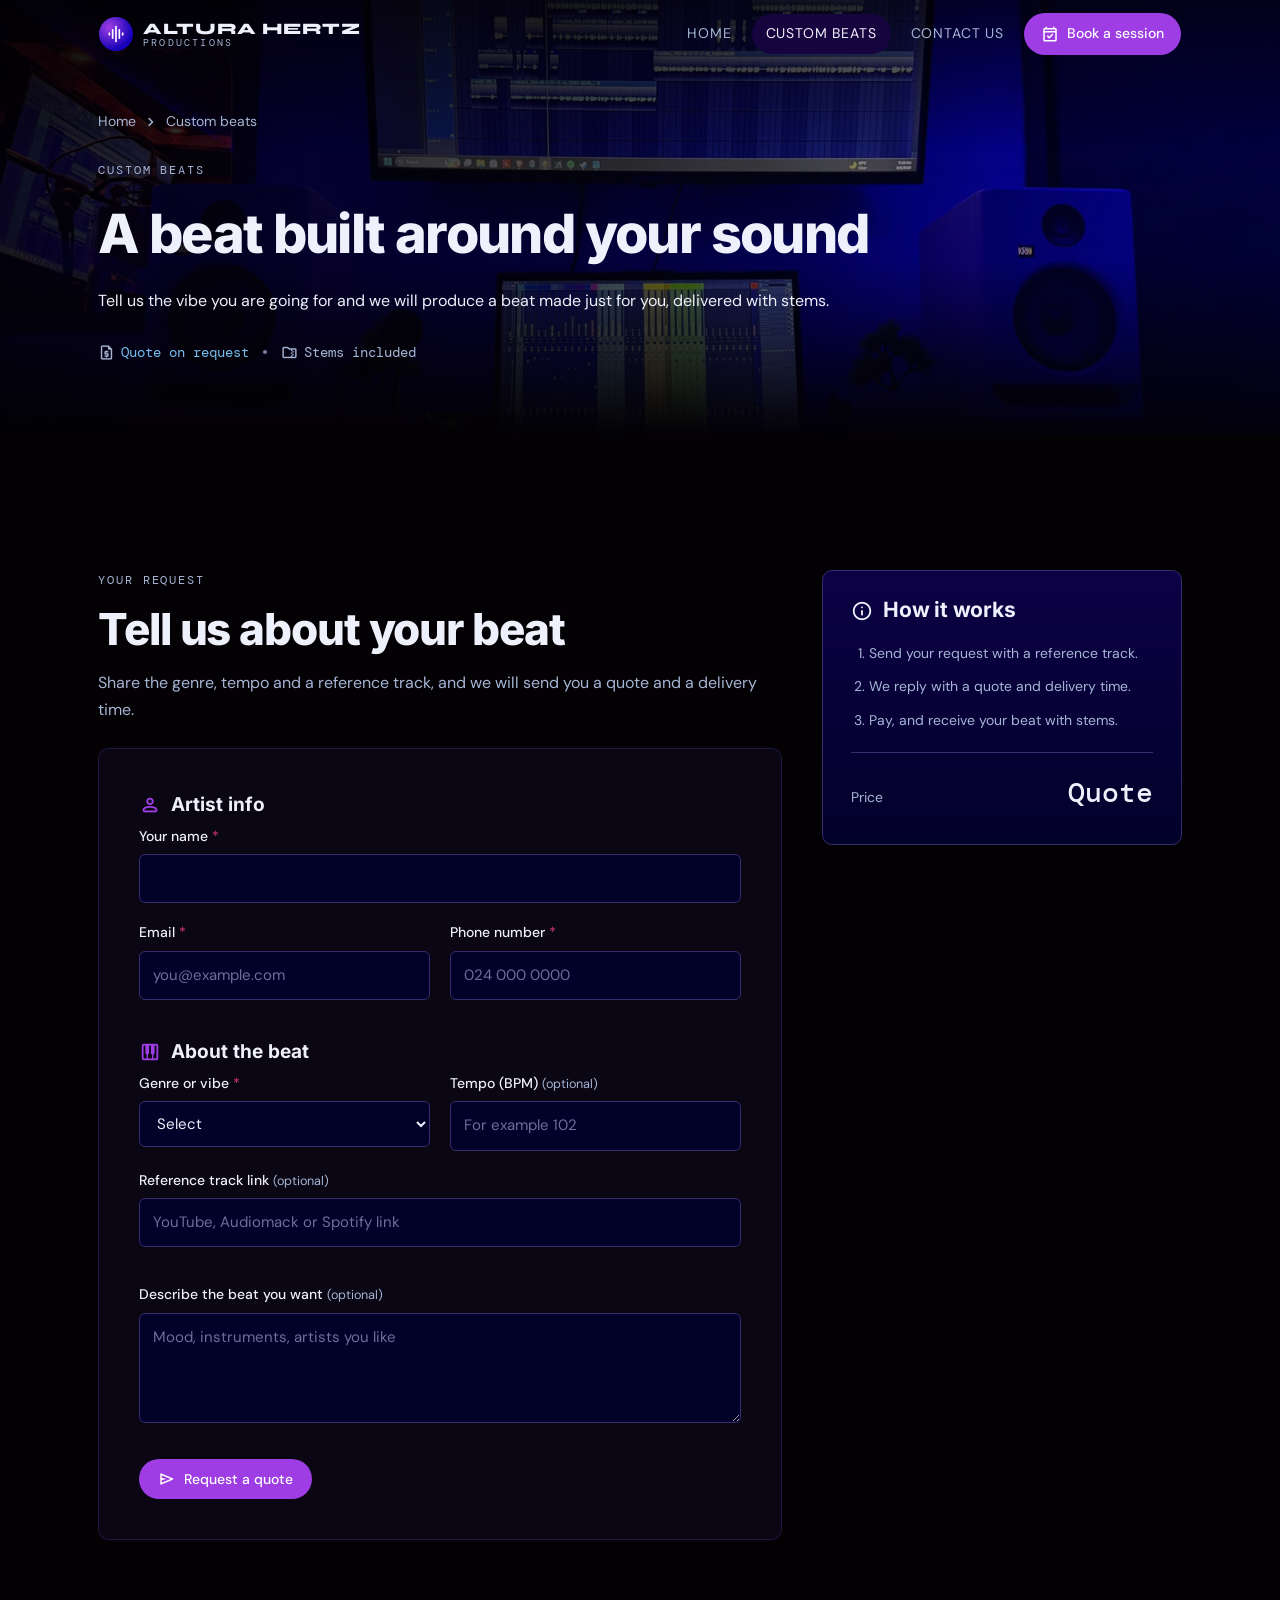
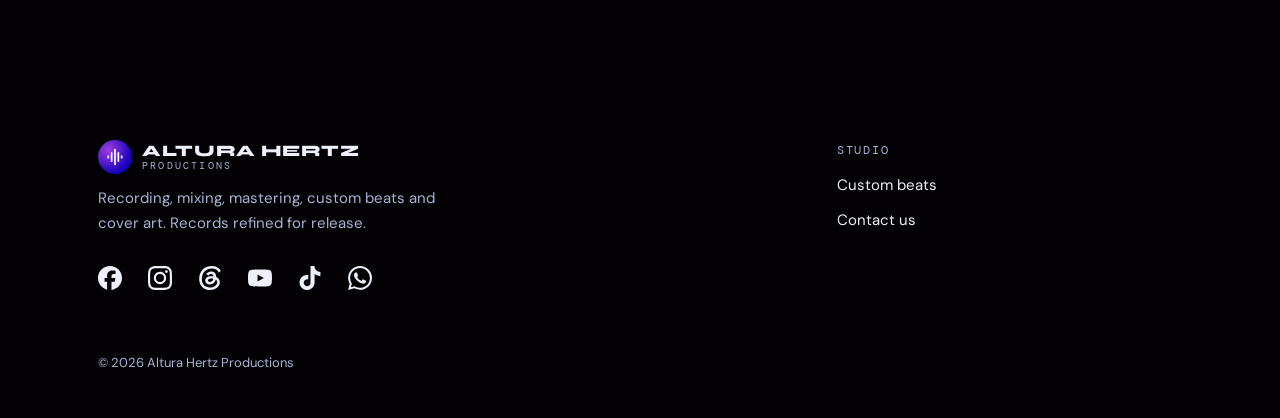
<file: development/beats.html>
<!doctype html>
<html lang="en">
<head>
  <meta charset="utf-8">
  <meta name="viewport" content="width=device-width, initial-scale=1">
  <title>Custom Beats | Altura Hertz Productions</title>
  <meta name="description" content="Order a custom beat produced for your song by Altura Hertz Productions.">
  <meta name="theme-color" content="#030104">
  <meta property="og:title" content="Custom Beats | Altura Hertz Productions">
  <meta property="og:description" content="Order a custom beat produced for your song by Altura Hertz Productions.">
  <meta property="og:image" content="assets/img/hero-control-room-1920.webp">
  <link rel="icon" href="data:image/svg+xml,%3Csvg xmlns='http://www.w3.org/2000/svg' viewBox='0 0 64 64'%3E%3Cdefs%3E%3CradialGradient id='g' cx='.3' cy='.3' r='.8'%3E%3Cstop offset='0' stop-color='%239d3de3'/%3E%3Cstop offset='.7' stop-color='%231501b9'/%3E%3C/radialGradient%3E%3C/defs%3E%3Ccircle cx='32' cy='32' r='30' fill='url(%23g)'/%3E%3Cpath d='M14 34h6l4-12 6 22 6-26 5 18 3-6h6' fill='none' stroke='%23eef0fb' stroke-width='4' stroke-linecap='round' stroke-linejoin='round'/%3E%3C/svg%3E">
  <meta name="color-scheme" content="dark">
  <style>html,body{background:#030104;color:#eef0fb}</style>
  <link rel="preload" href="assets/fonts/material-symbols-rounded-300-400.woff2" as="font" type="font/woff2" crossorigin>
  <link rel="preload" href="assets/fonts/syne-600-latin.woff2" as="font" type="font/woff2" crossorigin>
  <link rel="preload" href="assets/fonts/inter-600-800-latin.woff2" as="font" type="font/woff2" crossorigin>
  <link rel="preload" href="assets/fonts/dm-sans-400-latin.woff2" as="font" type="font/woff2" crossorigin>
  <link rel="stylesheet" href="css/fonts.css">
  <link rel="stylesheet" href="css/styles.css">
</head>
<body>
  <a class="skip-link" href="#main">Skip to content</a>
  <header class="site-header">
    <nav class="container nav" aria-label="Main">
      <a class="brand" href="index.html">
        <span class="brand-mark"><span class="material-symbols-rounded" aria-hidden="true">graphic_eq</span></span>
        <span class="brand-name">ALTURA HERTZ<small>PRODUCTIONS</small></span>
      </a>
      <button class="nav-toggle" type="button" aria-expanded="false" aria-controls="nav-links" aria-label="Menu"><span class="eq" aria-hidden="true"><i></i><i></i><i></i><i></i></span></button>
      <ul class="nav-links" id="nav-links">
        <li><a href="index.html"><span class="material-symbols-rounded" aria-hidden="true">home</span><span class="nav-label">Home</span></a></li>
        <li><a href="beats.html" aria-current="page"><span class="material-symbols-rounded" aria-hidden="true">piano</span><span class="nav-label">Custom Beats</span></a></li>
        <li><a href="contact.html"><span class="material-symbols-rounded" aria-hidden="true">call</span><span class="nav-label">Contact Us</span></a></li>
        <li><a class="btn btn-primary" href="index.html#services"><span class="material-symbols-rounded" aria-hidden="true">event_available</span><span class="nav-label">Book a session</span></a></li>
      </ul>
    </nav>
  </header>
  <main id="main">
    <section class="page-hero has-image">
      <div class="hero-media"><img src="assets/img/mixing-desk.webp" alt="Studio desk with a beat arrangement on screen" width="1600" height="977" fetchpriority="high"></div>
      <div class="container hero-inner">
        <nav class="breadcrumb" aria-label="Breadcrumb"><a href="index.html">Home</a><span class="material-symbols-rounded" aria-hidden="true">chevron_right</span><span>Custom beats</span></nav>
        <p class="eyebrow">Custom beats</p>
        <h1>A beat built around your sound</h1>
        <p class="lede">Tell us the vibe you are going for and we will produce a beat made just for you, delivered with stems.</p>
        <div class="price-tags"><span class="price-tag"><span class="material-symbols-rounded" aria-hidden="true">request_quote</span>Quote on request</span><span class="price-tag"><span class="material-symbols-rounded" aria-hidden="true">folder_zip</span>Stems included</span></div>
      </div>
    </section>

    <section class="section" id="custom">
      <div class="container booking">
        <div style="display:grid;gap:24px;min-width:0">
        <div class="section-head" style="margin-bottom:0"><p class="eyebrow">Your request</p><h2>Tell us about your beat</h2><p>Share the genre, tempo and a reference track, and we will send you a quote and a delivery time.</p></div>
        <form class="form-card" id="booking-form" data-mode="quote" data-service-name="Custom beat" data-noun="request" novalidate>
          <fieldset>
            <legend><span class="material-symbols-rounded" aria-hidden="true">person</span>Artist info</legend>
            <div class="field">
              <label for="artist_name">Your name <span class="req">*</span></label>
              <input type="text" id="artist_name" name="artist_name" required autocomplete="name">
              <span class="error-text">Enter your name.</span>
            </div>
            <div class="field-row">
              <div class="field">
                <label for="email">Email <span class="req">*</span></label>
                <input type="email" id="email" name="email" required autocomplete="email" placeholder="you@example.com">
                <span class="error-text">Enter a valid email address.</span>
              </div>
              <div class="field">
                <label for="phone">Phone number <span class="req">*</span></label>
                <input type="tel" id="phone" name="phone" required autocomplete="tel" placeholder="024 000 0000">
                <span class="error-text">Enter a phone number we can call or WhatsApp.</span>
              </div>
            </div>
          </fieldset>
          <fieldset>
            <legend><span class="material-symbols-rounded" aria-hidden="true">piano</span>About the beat</legend>
            <div class="field-row">
              <div class="field">
                <label for="genre">Genre or vibe <span class="req">*</span></label>
                <select id="genre" name="genre" required data-summary-field="Genre">
                  <option value="">Select</option>
                  <option>Afrobeats</option><option>Amapiano</option><option>Hiplife</option><option>Highlife</option>
                  <option>Drill</option><option>Trap</option><option>R&amp;B</option><option>Gospel</option><option>Dancehall</option><option>Other</option>
                </select>
                <span class="error-text">Choose a genre.</span>
              </div>
              <div class="field">
                <label for="bpm">Tempo (BPM) <span class="optional">(optional)</span></label>
                <input type="text" id="bpm" name="bpm" inputmode="numeric" placeholder="For example 102" data-summary-field="BPM">
              </div>
            </div>
            <div class="field">
              <label for="reference">Reference track link <span class="optional">(optional)</span></label>
              <input type="url" id="reference" name="reference" placeholder="YouTube, Audiomack or Spotify link" data-summary-field="Reference">
            </div>
          </fieldset>
          <div class="field">
            <label for="notes">Describe the beat you want <span class="optional">(optional)</span></label>
            <textarea id="notes" name="notes" placeholder="Mood, instruments, artists you like"></textarea>
          </div>
          <div>
            <button class="btn btn-primary" type="submit" data-label="Request a quote"><span class="material-symbols-rounded" aria-hidden="true">send</span><span class="label">Request a quote</span></button>
          </div>
        </form>
        <section class="confirmation" id="confirmation" tabindex="-1" hidden aria-live="polite">
          <h3><span class="material-symbols-rounded" aria-hidden="true">check_circle</span><span data-heading>Your booking is ready to send</span></h3>
          <p data-intro></p>
          <pre></pre>
          <div class="actions">
            <a class="btn btn-primary" href="#" data-send-whatsapp target="_blank" rel="noopener"><span class="material-symbols-rounded" aria-hidden="true">chat</span>Send on WhatsApp</a>
            <a class="btn btn-ghost" href="#" data-send-email><span class="material-symbols-rounded" aria-hidden="true">mail</span>Send by email</a>
            <button class="btn btn-ghost" type="button" data-copy-summary><span class="material-symbols-rounded" aria-hidden="true">content_copy</span><span class="label">Copy summary</span></button>
          </div>
        </section>
        </div>
      <aside class="summary" aria-label="How custom beats work">
        <h3><span class="material-symbols-rounded" aria-hidden="true">info</span>How it works</h3>
        <ol class="summary-lines" style="padding-left:18px;display:grid;gap:10px;color:var(--muted);font-size:14px">
          <li>Send your request with a reference track.</li>
          <li>We reply with a quote and delivery time.</li>
          <li>Pay, and receive your beat with stems.</li>
        </ol>
        <div class="summary-total"><span>Price</span><strong id="summary-total">Quote</strong></div>
      </aside>
      </div>
    </section>
  </main>
  <footer class="site-footer">
    <div class="container">
      <div class="footer-grid">
        <div>
          <a class="brand" href="index.html">
            <span class="brand-mark"><span class="material-symbols-rounded" aria-hidden="true">graphic_eq</span></span>
            <span class="brand-name">ALTURA HERTZ<small>PRODUCTIONS</small></span>
          </a>
          <p>Recording, mixing, mastering, custom beats and cover art. Records refined for release.</p>
          <ul class="socials" aria-label="Altura Hertz on social media">
            <li><a href="#" data-social="facebook" target="_blank" rel="noopener" aria-label="Facebook" title="Facebook"><svg viewBox="0 0 24 24" aria-hidden="true" focusable="false"><path d="M9.101 23.691v-7.98H6.627v-3.667h2.474v-1.58c0-4.085 1.848-5.978 5.858-5.978.401 0 .955.042 1.468.103a8.68 8.68 0 0 1 1.141.195v3.325a8.623 8.623 0 0 0-.653-.036 26.805 26.805 0 0 0-.733-.009c-.707 0-1.259.096-1.675.309a1.686 1.686 0 0 0-.679.622c-.258.42-.374.995-.374 1.752v1.297h3.919l-.386 2.103-.287 1.564h-3.246v8.245C19.396 23.238 24 18.179 24 12.044c0-6.627-5.373-12-12-12s-12 5.373-12 12c0 5.628 3.874 10.35 9.101 11.647Z"/></svg></a></li>
            <li><a href="#" data-social="instagram" target="_blank" rel="noopener" aria-label="Instagram" title="Instagram"><svg viewBox="0 0 24 24" aria-hidden="true" focusable="false"><path d="M7.0301.084c-1.2768.0602-2.1487.264-2.911.5634-.7888.3075-1.4575.72-2.1228 1.3877-.6652.6677-1.075 1.3368-1.3802 2.127-.2954.7638-.4956 1.6365-.552 2.914-.0564 1.2775-.0689 1.6882-.0626 4.947.0062 3.2586.0206 3.6671.0825 4.9473.061 1.2765.264 2.1482.5635 2.9107.308.7889.72 1.4573 1.388 2.1228.6679.6655 1.3365 1.0743 2.1285 1.38.7632.295 1.6361.4961 2.9134.552 1.2773.056 1.6884.069 4.9462.0627 3.2578-.0062 3.668-.0207 4.9478-.0814 1.28-.0607 2.147-.2652 2.9098-.5633.7889-.3086 1.4578-.72 2.1228-1.3881.665-.6682 1.0745-1.3378 1.3795-2.1284.2957-.7632.4966-1.636.552-2.9124.056-1.2809.0692-1.6898.063-4.948-.0063-3.2583-.021-3.6668-.0817-4.9465-.0607-1.2797-.264-2.1487-.5633-2.9117-.3084-.7889-.72-1.4568-1.3876-2.1228C21.2982 1.33 20.628.9208 19.8378.6165 19.074.321 18.2017.1197 16.9244.0645 15.6471.0093 15.236-.005 11.977.0014 8.718.0076 8.31.0215 7.0301.0839m.1402 21.6932c-1.17-.0509-1.8053-.2453-2.2287-.408-.5606-.216-.96-.4771-1.3819-.895-.422-.4178-.6811-.8186-.9-1.378-.1644-.4234-.3624-1.058-.4171-2.228-.0595-1.2645-.072-1.6442-.079-4.848-.007-3.2037.0053-3.583.0607-4.848.05-1.169.2456-1.805.408-2.2282.216-.5613.4762-.96.895-1.3816.4188-.4217.8184-.6814 1.3783-.9003.423-.1651 1.0575-.3614 2.227-.4171 1.2655-.06 1.6447-.072 4.848-.079 3.2033-.007 3.5835.005 4.8495.0608 1.169.0508 1.8053.2445 2.228.408.5608.216.96.4754 1.3816.895.4217.4194.6816.8176.9005 1.3787.1653.4217.3617 1.056.4169 2.2263.0602 1.2655.0739 1.645.0796 4.848.0058 3.203-.0055 3.5834-.061 4.848-.051 1.17-.245 1.8055-.408 2.2294-.216.5604-.4763.96-.8954 1.3814-.419.4215-.8181.6811-1.3783.9-.4224.1649-1.0577.3617-2.2262.4174-1.2656.0595-1.6448.072-4.8493.079-3.2045.007-3.5825-.006-4.848-.0608M16.953 5.5864A1.44 1.44 0 1 0 18.39 4.144a1.44 1.44 0 0 0-1.437 1.4424M5.8385 12.012c.0067 3.4032 2.7706 6.1557 6.173 6.1493 3.4026-.0065 6.157-2.7701 6.1506-6.1733-.0065-3.4032-2.771-6.1565-6.174-6.1498-3.403.0067-6.156 2.771-6.1496 6.1738M8 12.0077a4 4 0 1 1 4.008 3.9921A3.9996 3.9996 0 0 1 8 12.0077"/></svg></a></li>
            <li><a href="#" data-social="threads" target="_blank" rel="noopener" aria-label="Threads" title="Threads"><svg viewBox="0 0 24 24" aria-hidden="true" focusable="false"><path d="M18.263 11.097c-.03-3.486-1.92-5.586-5.111-5.586-2.13 0-3.922.963-4.863 2.499l2.062 1.438c.535-.843 1.272-1.543 2.628-1.543 1.528 0 2.318.85 2.544 2.431a15 15 0 0 0-2.236-.173c-4.125 0-6.068 1.867-6.068 4.336s1.943 3.99 4.804 3.99c3.139 0 5.013-2.115 5.781-4.735.798.361 1.348 1.204 1.348 2.47 0 3.387-3.907 5.232-7.22 5.232-4.885 0-8.077-3.207-8.077-8.424 0-6.392 4.223-10.487 9.9-10.487 3.808 0 5.69 1.671 6.97 3.914l2.108-1.475C21.44 2.078 18.331 0 13.663 0 6.227 0 1.168 5.277 1.168 12.934c0 7 4.953 11.066 10.856 11.066 4.878 0 9.809-2.846 9.809-7.716 0-2.545-1.46-4.231-3.569-5.187m-6.33 4.855c-1.077 0-2.026-.512-2.026-1.453 0-1.483 1.822-1.934 3.606-1.934.678 0 1.34.045 1.927.173-.422 1.927-1.671 3.215-3.508 3.214Z"/></svg></a></li>
            <li><a href="#" data-social="youtube" target="_blank" rel="noopener" aria-label="YouTube" title="YouTube"><svg viewBox="0 0 24 24" aria-hidden="true" focusable="false"><path d="M23.498 6.186a3.016 3.016 0 0 0-2.122-2.136C19.505 3.545 12 3.545 12 3.545s-7.505 0-9.377.505A3.017 3.017 0 0 0 .502 6.186C0 8.07 0 12 0 12s0 3.93.502 5.814a3.016 3.016 0 0 0 2.122 2.136c1.871.505 9.376.505 9.376.505s7.505 0 9.377-.505a3.015 3.015 0 0 0 2.122-2.136C24 15.93 24 12 24 12s0-3.93-.502-5.814zM9.545 15.568V8.432L15.818 12l-6.273 3.568z"/></svg></a></li>
            <li><a href="#" data-social="tiktok" target="_blank" rel="noopener" aria-label="TikTok" title="TikTok"><svg viewBox="0 0 24 24" aria-hidden="true" focusable="false"><path d="M12.525.02c1.31-.02 2.61-.01 3.91-.02.08 1.53.63 3.09 1.75 4.17 1.12 1.11 2.7 1.62 4.24 1.79v4.03c-1.44-.05-2.89-.35-4.2-.97-.57-.26-1.1-.59-1.62-.93-.01 2.92.01 5.84-.02 8.75-.08 1.4-.54 2.79-1.35 3.94-1.31 1.92-3.58 3.17-5.91 3.21-1.43.08-2.86-.31-4.08-1.03-2.02-1.19-3.44-3.37-3.65-5.71-.02-.5-.03-1-.01-1.49.18-1.9 1.12-3.72 2.58-4.96 1.66-1.44 3.98-2.13 6.15-1.72.02 1.48-.04 2.96-.04 4.44-.99-.32-2.15-.23-3.02.37-.63.41-1.11 1.04-1.36 1.75-.21.51-.15 1.07-.14 1.61.24 1.64 1.82 3.02 3.5 2.87 1.12-.01 2.19-.66 2.77-1.61.19-.33.4-.67.41-1.06.1-1.79.06-3.57.07-5.36.01-4.03-.01-8.05.02-12.07z"/></svg></a></li>
            <li><a href="#" data-whatsapp-link target="_blank" rel="noopener" aria-label="WhatsApp" title="WhatsApp"><svg viewBox="0 0 24 24" aria-hidden="true" focusable="false"><path d="M17.472 14.382c-.297-.149-1.758-.867-2.03-.967-.273-.099-.471-.148-.67.15-.197.297-.767.966-.94 1.164-.173.199-.347.223-.644.075-.297-.15-1.255-.463-2.39-1.475-.883-.788-1.48-1.761-1.653-2.059-.173-.297-.018-.458.13-.606.134-.133.298-.347.446-.52.149-.174.198-.298.298-.497.099-.198.05-.371-.025-.52-.075-.149-.669-1.612-.916-2.207-.242-.579-.487-.5-.669-.51-.173-.008-.371-.01-.57-.01-.198 0-.52.074-.792.372-.272.297-1.04 1.016-1.04 2.479 0 1.462 1.065 2.875 1.213 3.074.149.198 2.096 3.2 5.077 4.487.709.306 1.262.489 1.694.625.712.227 1.36.195 1.871.118.571-.085 1.758-.719 2.006-1.413.248-.694.248-1.289.173-1.413-.074-.124-.272-.198-.57-.347m-5.421 7.403h-.004a9.87 9.87 0 01-5.031-1.378l-.361-.214-3.741.982.998-3.648-.235-.374a9.86 9.86 0 01-1.51-5.26c.001-5.45 4.436-9.884 9.888-9.884 2.64 0 5.122 1.03 6.988 2.898a9.825 9.825 0 012.893 6.994c-.003 5.45-4.437 9.884-9.885 9.884m8.413-18.297A11.815 11.815 0 0012.05 0C5.495 0 .16 5.335.157 11.892c0 2.096.547 4.142 1.588 5.945L.057 24l6.305-1.654a11.882 11.882 0 005.683 1.448h.005c6.554 0 11.89-5.335 11.893-11.893a11.821 11.821 0 00-3.48-8.413Z"/></svg></a></li>
          </ul>
        </div>
        <div>
          <h4>Studio</h4>
          <ul>
            <li><a href="beats.html">Custom beats</a></li>
            <li><a href="contact.html">Contact us</a></li>
          </ul>
        </div>
      </div>
      <div class="footer-base">
        <span>&copy; <span data-year>2026</span> Altura Hertz Productions</span>
      </div>
    </div>
  </footer>
  <script src="js/config.js"></script>
  <script src="js/main.js"></script>
  <script src="js/booking.js"></script>
</body>
</html>
</file>
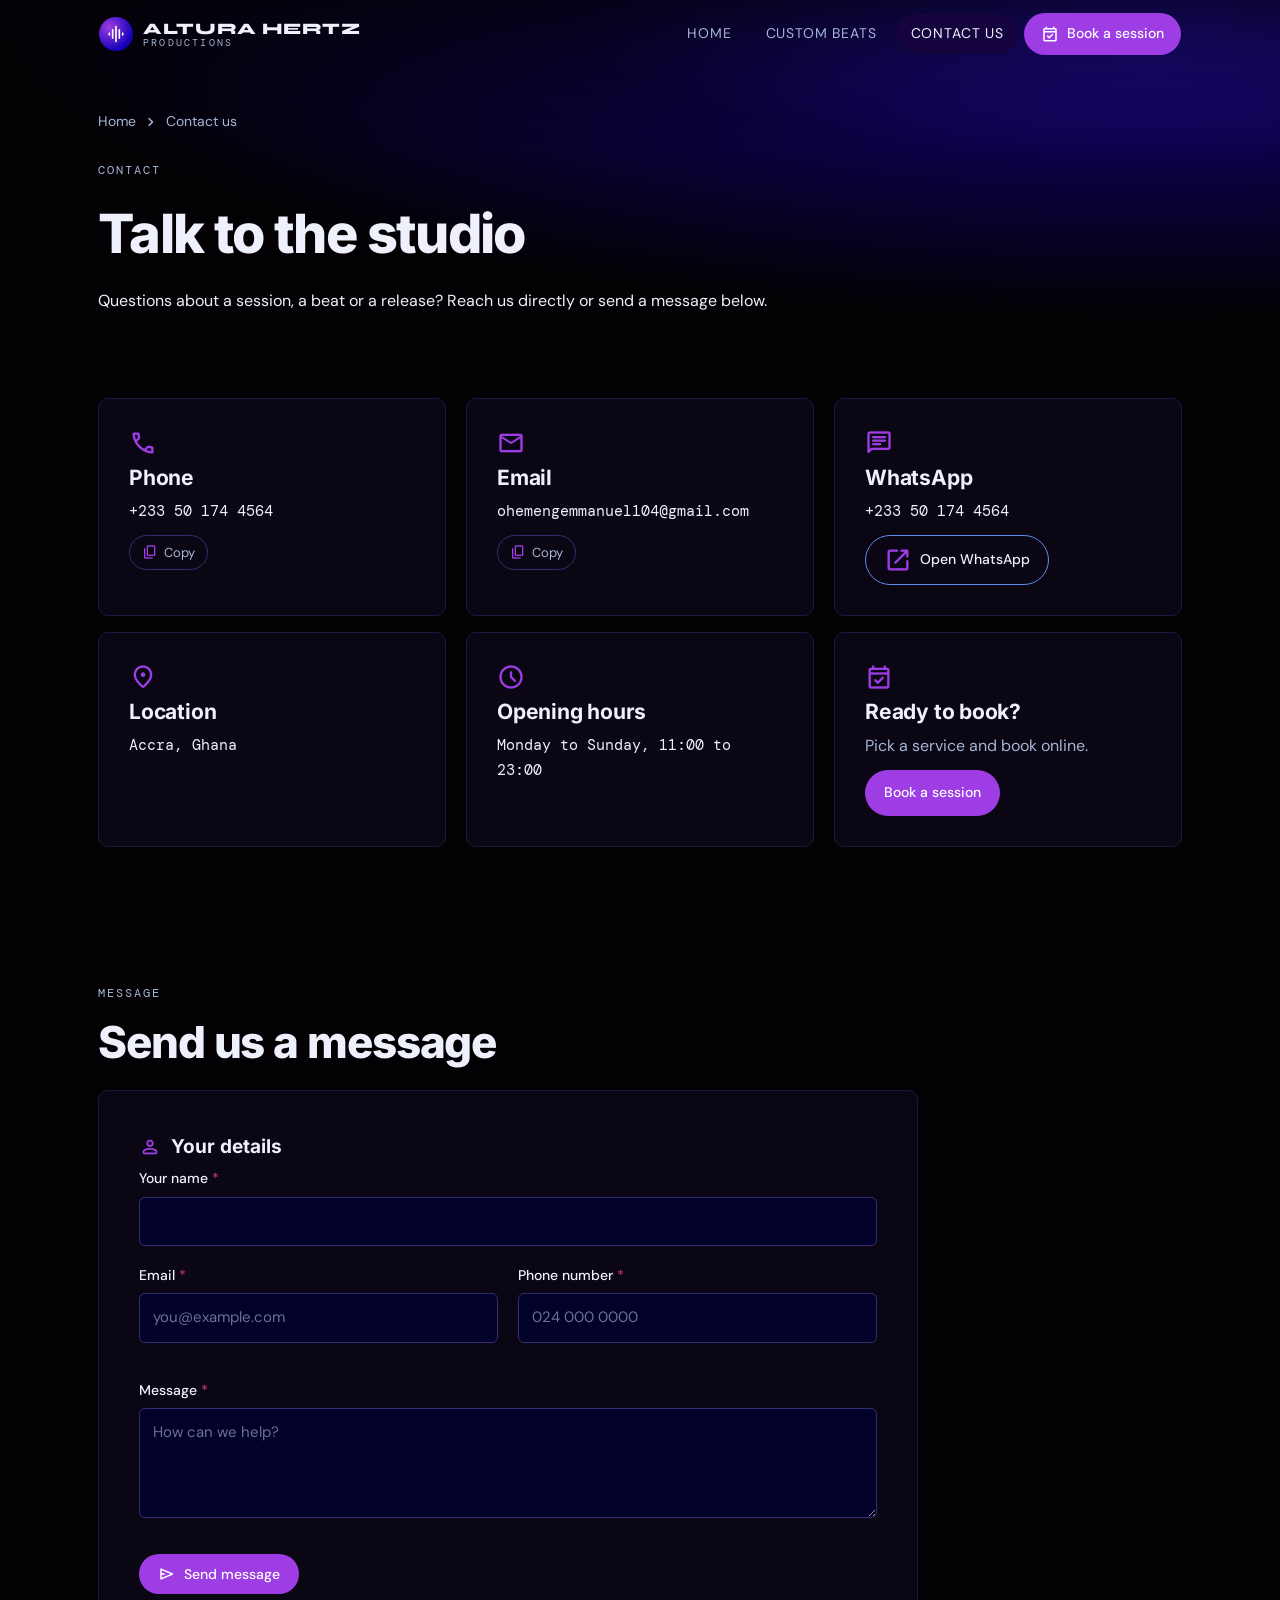
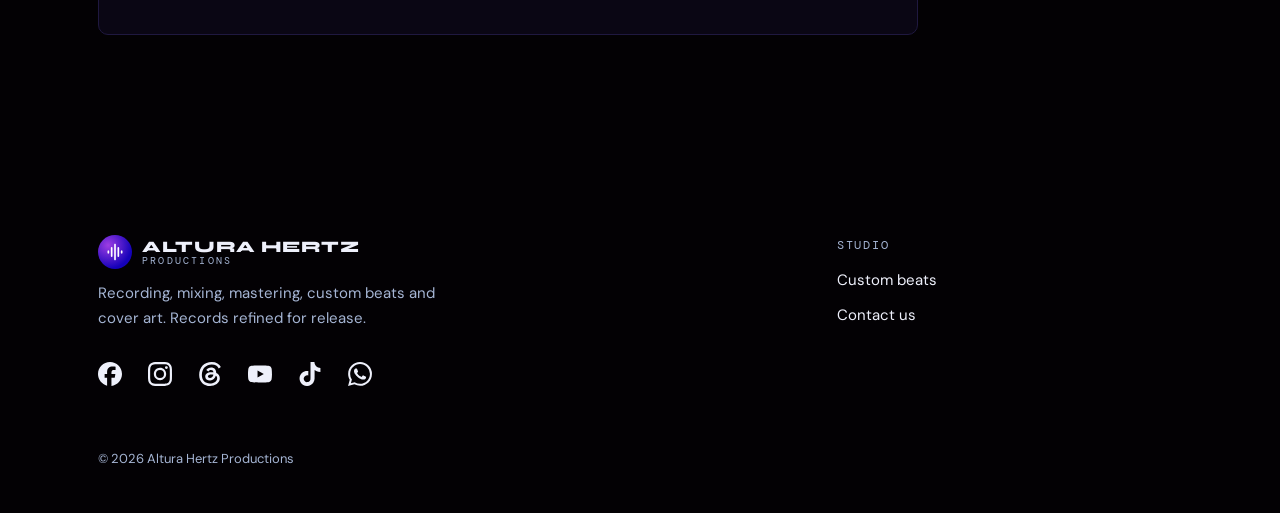
<file: development/contact.html>
<!doctype html>
<html lang="en">
<head>
  <meta charset="utf-8">
  <meta name="viewport" content="width=device-width, initial-scale=1">
  <title>Contact Us | Altura Hertz Productions</title>
  <meta name="description" content="Get in touch with Altura Hertz Productions for bookings and questions.">
  <meta name="theme-color" content="#030104">
  <meta property="og:title" content="Contact Us | Altura Hertz Productions">
  <meta property="og:description" content="Get in touch with Altura Hertz Productions for bookings and questions.">
  <meta property="og:image" content="assets/img/hero-control-room-1920.webp">
  <link rel="icon" href="data:image/svg+xml,%3Csvg xmlns='http://www.w3.org/2000/svg' viewBox='0 0 64 64'%3E%3Cdefs%3E%3CradialGradient id='g' cx='.3' cy='.3' r='.8'%3E%3Cstop offset='0' stop-color='%239d3de3'/%3E%3Cstop offset='.7' stop-color='%231501b9'/%3E%3C/radialGradient%3E%3C/defs%3E%3Ccircle cx='32' cy='32' r='30' fill='url(%23g)'/%3E%3Cpath d='M14 34h6l4-12 6 22 6-26 5 18 3-6h6' fill='none' stroke='%23eef0fb' stroke-width='4' stroke-linecap='round' stroke-linejoin='round'/%3E%3C/svg%3E">
  <meta name="color-scheme" content="dark">
  <style>html,body{background:#030104;color:#eef0fb}</style>
  <link rel="preload" href="assets/fonts/material-symbols-rounded-300-400.woff2" as="font" type="font/woff2" crossorigin>
  <link rel="preload" href="assets/fonts/syne-600-latin.woff2" as="font" type="font/woff2" crossorigin>
  <link rel="preload" href="assets/fonts/inter-600-800-latin.woff2" as="font" type="font/woff2" crossorigin>
  <link rel="preload" href="assets/fonts/dm-sans-400-latin.woff2" as="font" type="font/woff2" crossorigin>
  <link rel="stylesheet" href="css/fonts.css">
  <link rel="stylesheet" href="css/styles.css">
</head>
<body>
  <a class="skip-link" href="#main">Skip to content</a>
  <header class="site-header">
    <nav class="container nav" aria-label="Main">
      <a class="brand" href="index.html">
        <span class="brand-mark"><span class="material-symbols-rounded" aria-hidden="true">graphic_eq</span></span>
        <span class="brand-name">ALTURA HERTZ<small>PRODUCTIONS</small></span>
      </a>
      <button class="nav-toggle" type="button" aria-expanded="false" aria-controls="nav-links" aria-label="Menu"><span class="eq" aria-hidden="true"><i></i><i></i><i></i><i></i></span></button>
      <ul class="nav-links" id="nav-links">
        <li><a href="index.html"><span class="material-symbols-rounded" aria-hidden="true">home</span><span class="nav-label">Home</span></a></li>
        <li><a href="beats.html"><span class="material-symbols-rounded" aria-hidden="true">piano</span><span class="nav-label">Custom Beats</span></a></li>
        <li><a href="contact.html" aria-current="page"><span class="material-symbols-rounded" aria-hidden="true">call</span><span class="nav-label">Contact Us</span></a></li>
        <li><a class="btn btn-primary" href="index.html#services"><span class="material-symbols-rounded" aria-hidden="true">event_available</span><span class="nav-label">Book a session</span></a></li>
      </ul>
    </nav>
  </header>
  <main id="main">
    <section class="page-hero">
      
      <div class="container hero-inner" style="padding-bottom:clamp(20px, 3vw, 35px)">
        <nav class="breadcrumb" aria-label="Breadcrumb"><a href="index.html">Home</a><span class="material-symbols-rounded" aria-hidden="true">chevron_right</span><span>Contact us</span></nav>
        <p class="eyebrow">Contact</p>
        <h1>Talk to the studio</h1>
        <p class="lede">Questions about a session, a beat or a release? Reach us directly or send a message below.</p>

      </div>
    </section>

    <section class="section" style="padding-top:clamp(24px, 4vw, 48px)">
      <div class="container" style="display:grid;gap:16px">
        <div class="contact-grid">
          <div class="contact-item">
            <span class="material-symbols-rounded" aria-hidden="true">call</span>
            <h3>Phone</h3>
            <span class="value" id="c-phone" data-config="contact.phone"></span>
            <button class="copy-btn" type="button" data-copy-from="c-phone"><span class="material-symbols-rounded" aria-hidden="true">content_copy</span><span class="label">Copy</span></button>
          </div>
          <div class="contact-item">
            <span class="material-symbols-rounded" aria-hidden="true">mail</span>
            <h3>Email</h3>
            <span class="value" id="c-email" data-config="contact.email"></span>
            <button class="copy-btn" type="button" data-copy-from="c-email"><span class="material-symbols-rounded" aria-hidden="true">content_copy</span><span class="label">Copy</span></button>
          </div>
          <div class="contact-item">
            <span class="material-symbols-rounded" aria-hidden="true">chat</span>
            <h3>WhatsApp</h3>
            <span class="value" id="c-whatsapp" data-config="contact.phone"></span>
            <a class="btn btn-ghost" href="#" data-whatsapp-link target="_blank" rel="noopener" style="justify-self:start"><span class="material-symbols-rounded" aria-hidden="true">open_in_new</span>Open WhatsApp</a>
            
          </div>
        </div>
        <div class="contact-grid">
          <div class="contact-item">
            <span class="material-symbols-rounded" aria-hidden="true">location_on</span>
            <h3>Location</h3>
            <span class="value" id="c-location" data-config="contact.location"></span>
            
          </div>
          <div class="contact-item">
            <span class="material-symbols-rounded" aria-hidden="true">schedule</span>
            <h3>Opening hours</h3>
            <span class="value" id="c-hours" data-config="contact.hours"></span>
            
          </div>
          <div class="contact-item">
            <span class="material-symbols-rounded" aria-hidden="true">event_available</span>
            <h3>Ready to book?</h3>
            <p class="muted">Pick a service and book online.</p>
            <a class="btn btn-primary" href="index.html#services" style="justify-self:start">Book a session</a>
          </div>
        </div>
      </div>
    </section>

    <section class="section" style="padding-top:0">
      <div class="container">
        <div style="display:grid;gap:24px;min-width:0;max-width:820px">
        <div class="section-head" style="margin-bottom:0"><p class="eyebrow">Message</p><h2>Send us a message</h2></div>
        <form class="form-card" id="booking-form" data-mode="quote" data-service-name="General enquiry" data-noun="message" novalidate>
          <fieldset>
            <legend><span class="material-symbols-rounded" aria-hidden="true">person</span>Your details</legend>
            <div class="field">
              <label for="artist_name">Your name <span class="req">*</span></label>
              <input type="text" id="artist_name" name="artist_name" required autocomplete="name">
              <span class="error-text">Enter your name.</span>
            </div>
            <div class="field-row">
              <div class="field">
                <label for="email">Email <span class="req">*</span></label>
                <input type="email" id="email" name="email" required autocomplete="email" placeholder="you@example.com">
                <span class="error-text">Enter a valid email address.</span>
              </div>
              <div class="field">
                <label for="phone">Phone number <span class="req">*</span></label>
                <input type="tel" id="phone" name="phone" required autocomplete="tel" placeholder="024 000 0000">
                <span class="error-text">Enter a phone number we can call or WhatsApp.</span>
              </div>
            </div>
          </fieldset>
          <div class="field">
            <label for="notes">Message <span class="req">*</span></label>
            <textarea id="notes" name="notes" required placeholder="How can we help?"></textarea>
            <span class="error-text">Write your message.</span>
          </div>
          <div>
            <button class="btn btn-primary" type="submit" data-label="Send message"><span class="material-symbols-rounded" aria-hidden="true">send</span><span class="label">Send message</span></button>
          </div>
        </form>
        <section class="confirmation" id="confirmation" tabindex="-1" hidden aria-live="polite">
          <h3><span class="material-symbols-rounded" aria-hidden="true">check_circle</span><span data-heading>Your booking is ready to send</span></h3>
          <p data-intro></p>
          <pre></pre>
          <div class="actions">
            <a class="btn btn-primary" href="#" data-send-whatsapp target="_blank" rel="noopener"><span class="material-symbols-rounded" aria-hidden="true">chat</span>Send on WhatsApp</a>
            <a class="btn btn-ghost" href="#" data-send-email><span class="material-symbols-rounded" aria-hidden="true">mail</span>Send by email</a>
            <button class="btn btn-ghost" type="button" data-copy-summary><span class="material-symbols-rounded" aria-hidden="true">content_copy</span><span class="label">Copy summary</span></button>
          </div>
        </section>
        </div>
      </div>
    </section>
  </main>
  <footer class="site-footer">
    <div class="container">
      <div class="footer-grid">
        <div>
          <a class="brand" href="index.html">
            <span class="brand-mark"><span class="material-symbols-rounded" aria-hidden="true">graphic_eq</span></span>
            <span class="brand-name">ALTURA HERTZ<small>PRODUCTIONS</small></span>
          </a>
          <p>Recording, mixing, mastering, custom beats and cover art. Records refined for release.</p>
          <ul class="socials" aria-label="Altura Hertz on social media">
            <li><a href="#" data-social="facebook" target="_blank" rel="noopener" aria-label="Facebook" title="Facebook"><svg viewBox="0 0 24 24" aria-hidden="true" focusable="false"><path d="M9.101 23.691v-7.98H6.627v-3.667h2.474v-1.58c0-4.085 1.848-5.978 5.858-5.978.401 0 .955.042 1.468.103a8.68 8.68 0 0 1 1.141.195v3.325a8.623 8.623 0 0 0-.653-.036 26.805 26.805 0 0 0-.733-.009c-.707 0-1.259.096-1.675.309a1.686 1.686 0 0 0-.679.622c-.258.42-.374.995-.374 1.752v1.297h3.919l-.386 2.103-.287 1.564h-3.246v8.245C19.396 23.238 24 18.179 24 12.044c0-6.627-5.373-12-12-12s-12 5.373-12 12c0 5.628 3.874 10.35 9.101 11.647Z"/></svg></a></li>
            <li><a href="#" data-social="instagram" target="_blank" rel="noopener" aria-label="Instagram" title="Instagram"><svg viewBox="0 0 24 24" aria-hidden="true" focusable="false"><path d="M7.0301.084c-1.2768.0602-2.1487.264-2.911.5634-.7888.3075-1.4575.72-2.1228 1.3877-.6652.6677-1.075 1.3368-1.3802 2.127-.2954.7638-.4956 1.6365-.552 2.914-.0564 1.2775-.0689 1.6882-.0626 4.947.0062 3.2586.0206 3.6671.0825 4.9473.061 1.2765.264 2.1482.5635 2.9107.308.7889.72 1.4573 1.388 2.1228.6679.6655 1.3365 1.0743 2.1285 1.38.7632.295 1.6361.4961 2.9134.552 1.2773.056 1.6884.069 4.9462.0627 3.2578-.0062 3.668-.0207 4.9478-.0814 1.28-.0607 2.147-.2652 2.9098-.5633.7889-.3086 1.4578-.72 2.1228-1.3881.665-.6682 1.0745-1.3378 1.3795-2.1284.2957-.7632.4966-1.636.552-2.9124.056-1.2809.0692-1.6898.063-4.948-.0063-3.2583-.021-3.6668-.0817-4.9465-.0607-1.2797-.264-2.1487-.5633-2.9117-.3084-.7889-.72-1.4568-1.3876-2.1228C21.2982 1.33 20.628.9208 19.8378.6165 19.074.321 18.2017.1197 16.9244.0645 15.6471.0093 15.236-.005 11.977.0014 8.718.0076 8.31.0215 7.0301.0839m.1402 21.6932c-1.17-.0509-1.8053-.2453-2.2287-.408-.5606-.216-.96-.4771-1.3819-.895-.422-.4178-.6811-.8186-.9-1.378-.1644-.4234-.3624-1.058-.4171-2.228-.0595-1.2645-.072-1.6442-.079-4.848-.007-3.2037.0053-3.583.0607-4.848.05-1.169.2456-1.805.408-2.2282.216-.5613.4762-.96.895-1.3816.4188-.4217.8184-.6814 1.3783-.9003.423-.1651 1.0575-.3614 2.227-.4171 1.2655-.06 1.6447-.072 4.848-.079 3.2033-.007 3.5835.005 4.8495.0608 1.169.0508 1.8053.2445 2.228.408.5608.216.96.4754 1.3816.895.4217.4194.6816.8176.9005 1.3787.1653.4217.3617 1.056.4169 2.2263.0602 1.2655.0739 1.645.0796 4.848.0058 3.203-.0055 3.5834-.061 4.848-.051 1.17-.245 1.8055-.408 2.2294-.216.5604-.4763.96-.8954 1.3814-.419.4215-.8181.6811-1.3783.9-.4224.1649-1.0577.3617-2.2262.4174-1.2656.0595-1.6448.072-4.8493.079-3.2045.007-3.5825-.006-4.848-.0608M16.953 5.5864A1.44 1.44 0 1 0 18.39 4.144a1.44 1.44 0 0 0-1.437 1.4424M5.8385 12.012c.0067 3.4032 2.7706 6.1557 6.173 6.1493 3.4026-.0065 6.157-2.7701 6.1506-6.1733-.0065-3.4032-2.771-6.1565-6.174-6.1498-3.403.0067-6.156 2.771-6.1496 6.1738M8 12.0077a4 4 0 1 1 4.008 3.9921A3.9996 3.9996 0 0 1 8 12.0077"/></svg></a></li>
            <li><a href="#" data-social="threads" target="_blank" rel="noopener" aria-label="Threads" title="Threads"><svg viewBox="0 0 24 24" aria-hidden="true" focusable="false"><path d="M18.263 11.097c-.03-3.486-1.92-5.586-5.111-5.586-2.13 0-3.922.963-4.863 2.499l2.062 1.438c.535-.843 1.272-1.543 2.628-1.543 1.528 0 2.318.85 2.544 2.431a15 15 0 0 0-2.236-.173c-4.125 0-6.068 1.867-6.068 4.336s1.943 3.99 4.804 3.99c3.139 0 5.013-2.115 5.781-4.735.798.361 1.348 1.204 1.348 2.47 0 3.387-3.907 5.232-7.22 5.232-4.885 0-8.077-3.207-8.077-8.424 0-6.392 4.223-10.487 9.9-10.487 3.808 0 5.69 1.671 6.97 3.914l2.108-1.475C21.44 2.078 18.331 0 13.663 0 6.227 0 1.168 5.277 1.168 12.934c0 7 4.953 11.066 10.856 11.066 4.878 0 9.809-2.846 9.809-7.716 0-2.545-1.46-4.231-3.569-5.187m-6.33 4.855c-1.077 0-2.026-.512-2.026-1.453 0-1.483 1.822-1.934 3.606-1.934.678 0 1.34.045 1.927.173-.422 1.927-1.671 3.215-3.508 3.214Z"/></svg></a></li>
            <li><a href="#" data-social="youtube" target="_blank" rel="noopener" aria-label="YouTube" title="YouTube"><svg viewBox="0 0 24 24" aria-hidden="true" focusable="false"><path d="M23.498 6.186a3.016 3.016 0 0 0-2.122-2.136C19.505 3.545 12 3.545 12 3.545s-7.505 0-9.377.505A3.017 3.017 0 0 0 .502 6.186C0 8.07 0 12 0 12s0 3.93.502 5.814a3.016 3.016 0 0 0 2.122 2.136c1.871.505 9.376.505 9.376.505s7.505 0 9.377-.505a3.015 3.015 0 0 0 2.122-2.136C24 15.93 24 12 24 12s0-3.93-.502-5.814zM9.545 15.568V8.432L15.818 12l-6.273 3.568z"/></svg></a></li>
            <li><a href="#" data-social="tiktok" target="_blank" rel="noopener" aria-label="TikTok" title="TikTok"><svg viewBox="0 0 24 24" aria-hidden="true" focusable="false"><path d="M12.525.02c1.31-.02 2.61-.01 3.91-.02.08 1.53.63 3.09 1.75 4.17 1.12 1.11 2.7 1.62 4.24 1.79v4.03c-1.44-.05-2.89-.35-4.2-.97-.57-.26-1.1-.59-1.62-.93-.01 2.92.01 5.84-.02 8.75-.08 1.4-.54 2.79-1.35 3.94-1.31 1.92-3.58 3.17-5.91 3.21-1.43.08-2.86-.31-4.08-1.03-2.02-1.19-3.44-3.37-3.65-5.71-.02-.5-.03-1-.01-1.49.18-1.9 1.12-3.72 2.58-4.96 1.66-1.44 3.98-2.13 6.15-1.72.02 1.48-.04 2.96-.04 4.44-.99-.32-2.15-.23-3.02.37-.63.41-1.11 1.04-1.36 1.75-.21.51-.15 1.07-.14 1.61.24 1.64 1.82 3.02 3.5 2.87 1.12-.01 2.19-.66 2.77-1.61.19-.33.4-.67.41-1.06.1-1.79.06-3.57.07-5.36.01-4.03-.01-8.05.02-12.07z"/></svg></a></li>
            <li><a href="#" data-whatsapp-link target="_blank" rel="noopener" aria-label="WhatsApp" title="WhatsApp"><svg viewBox="0 0 24 24" aria-hidden="true" focusable="false"><path d="M17.472 14.382c-.297-.149-1.758-.867-2.03-.967-.273-.099-.471-.148-.67.15-.197.297-.767.966-.94 1.164-.173.199-.347.223-.644.075-.297-.15-1.255-.463-2.39-1.475-.883-.788-1.48-1.761-1.653-2.059-.173-.297-.018-.458.13-.606.134-.133.298-.347.446-.52.149-.174.198-.298.298-.497.099-.198.05-.371-.025-.52-.075-.149-.669-1.612-.916-2.207-.242-.579-.487-.5-.669-.51-.173-.008-.371-.01-.57-.01-.198 0-.52.074-.792.372-.272.297-1.04 1.016-1.04 2.479 0 1.462 1.065 2.875 1.213 3.074.149.198 2.096 3.2 5.077 4.487.709.306 1.262.489 1.694.625.712.227 1.36.195 1.871.118.571-.085 1.758-.719 2.006-1.413.248-.694.248-1.289.173-1.413-.074-.124-.272-.198-.57-.347m-5.421 7.403h-.004a9.87 9.87 0 01-5.031-1.378l-.361-.214-3.741.982.998-3.648-.235-.374a9.86 9.86 0 01-1.51-5.26c.001-5.45 4.436-9.884 9.888-9.884 2.64 0 5.122 1.03 6.988 2.898a9.825 9.825 0 012.893 6.994c-.003 5.45-4.437 9.884-9.885 9.884m8.413-18.297A11.815 11.815 0 0012.05 0C5.495 0 .16 5.335.157 11.892c0 2.096.547 4.142 1.588 5.945L.057 24l6.305-1.654a11.882 11.882 0 005.683 1.448h.005c6.554 0 11.89-5.335 11.893-11.893a11.821 11.821 0 00-3.48-8.413Z"/></svg></a></li>
          </ul>
        </div>
        <div>
          <h4>Studio</h4>
          <ul>
            <li><a href="beats.html">Custom beats</a></li>
            <li><a href="contact.html">Contact us</a></li>
          </ul>
        </div>
      </div>
      <div class="footer-base">
        <span>&copy; <span data-year>2026</span> Altura Hertz Productions</span>
      </div>
    </div>
  </footer>
  <script src="js/config.js"></script>
  <script src="js/main.js"></script>
  <script src="js/booking.js"></script>
</body>
</html>
</file>
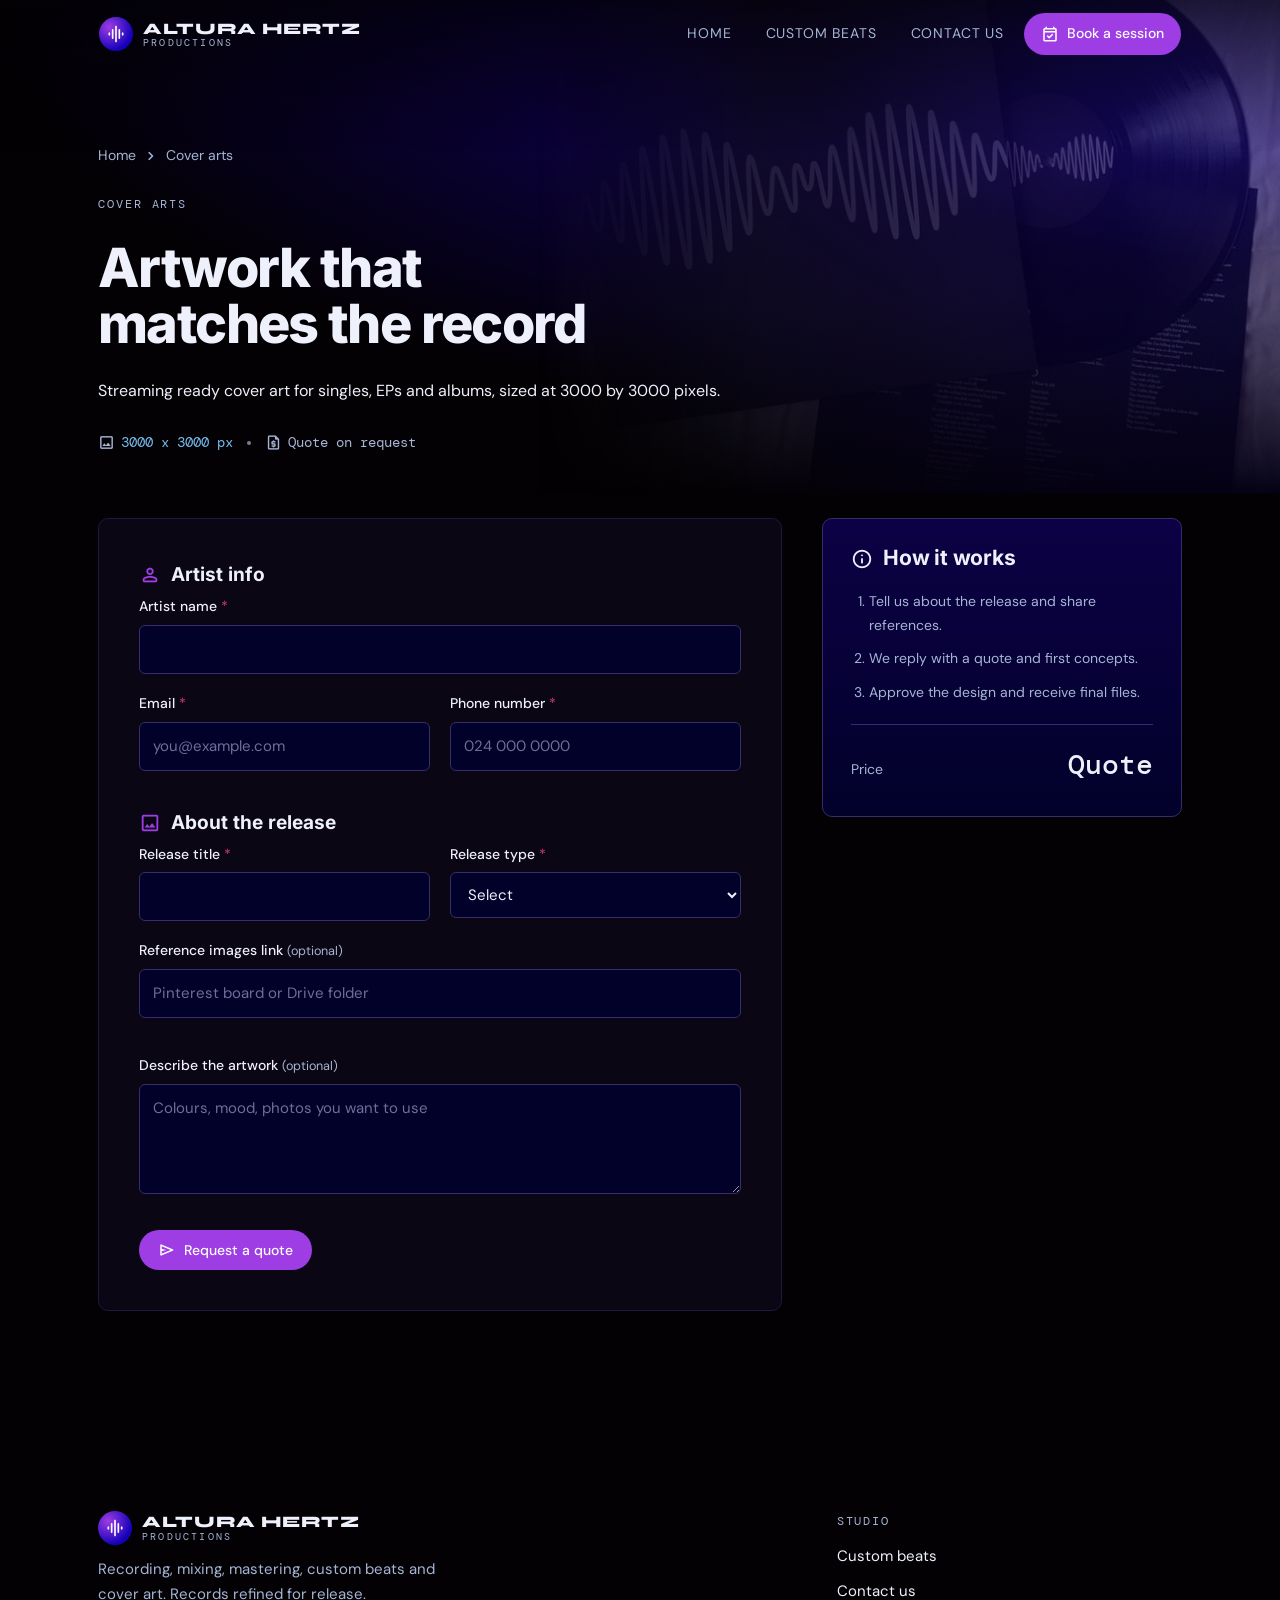
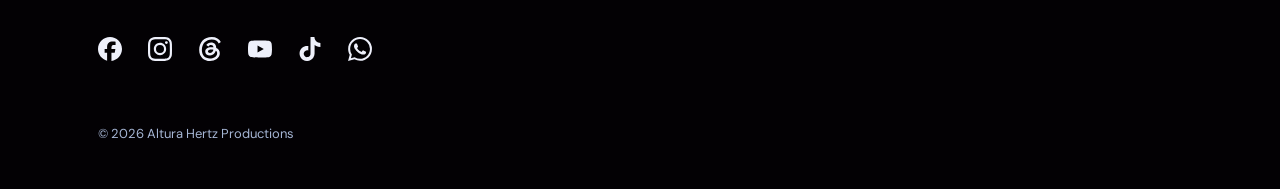
<file: development/cover-art.html>
<!doctype html>
<html lang="en">
<head>
  <meta charset="utf-8">
  <meta name="viewport" content="width=device-width, initial-scale=1">
  <title>Cover Art | Altura Hertz Productions</title>
  <meta name="description" content="Order cover art for your single, EP or album from Altura Hertz Productions.">
  <meta name="theme-color" content="#030104">
  <meta property="og:title" content="Cover Art | Altura Hertz Productions">
  <meta property="og:description" content="Order cover art for your single, EP or album from Altura Hertz Productions.">
  <meta property="og:image" content="assets/img/hero-control-room-1920.webp">
  <link rel="icon" href="data:image/svg+xml,%3Csvg xmlns='http://www.w3.org/2000/svg' viewBox='0 0 64 64'%3E%3Cdefs%3E%3CradialGradient id='g' cx='.3' cy='.3' r='.8'%3E%3Cstop offset='0' stop-color='%239d3de3'/%3E%3Cstop offset='.7' stop-color='%231501b9'/%3E%3C/radialGradient%3E%3C/defs%3E%3Ccircle cx='32' cy='32' r='30' fill='url(%23g)'/%3E%3Cpath d='M14 34h6l4-12 6 22 6-26 5 18 3-6h6' fill='none' stroke='%23eef0fb' stroke-width='4' stroke-linecap='round' stroke-linejoin='round'/%3E%3C/svg%3E">
  <meta name="color-scheme" content="dark">
  <style>html,body{background:#030104;color:#eef0fb}</style>
  <link rel="preload" href="assets/fonts/material-symbols-rounded-300-400.woff2" as="font" type="font/woff2" crossorigin>
  <link rel="preload" href="assets/fonts/syne-600-latin.woff2" as="font" type="font/woff2" crossorigin>
  <link rel="preload" href="assets/fonts/inter-600-800-latin.woff2" as="font" type="font/woff2" crossorigin>
  <link rel="preload" href="assets/fonts/dm-sans-400-latin.woff2" as="font" type="font/woff2" crossorigin>
  <link rel="stylesheet" href="css/fonts.css">
  <link rel="stylesheet" href="css/styles.css">
</head>
<body>
  <a class="skip-link" href="#main">Skip to content</a>
  <header class="site-header">
    <nav class="container nav" aria-label="Main">
      <a class="brand" href="index.html">
        <span class="brand-mark"><span class="material-symbols-rounded" aria-hidden="true">graphic_eq</span></span>
        <span class="brand-name">ALTURA HERTZ<small>PRODUCTIONS</small></span>
      </a>
      <button class="nav-toggle" type="button" aria-expanded="false" aria-controls="nav-links" aria-label="Menu"><span class="eq" aria-hidden="true"><i></i><i></i><i></i><i></i></span></button>
      <ul class="nav-links" id="nav-links">
        <li><a href="index.html"><span class="material-symbols-rounded" aria-hidden="true">home</span><span class="nav-label">Home</span></a></li>
        <li><a href="beats.html"><span class="material-symbols-rounded" aria-hidden="true">piano</span><span class="nav-label">Custom Beats</span></a></li>
        <li><a href="contact.html"><span class="material-symbols-rounded" aria-hidden="true">call</span><span class="nav-label">Contact Us</span></a></li>
        <li><a class="btn btn-primary" href="index.html#services"><span class="material-symbols-rounded" aria-hidden="true">event_available</span><span class="nav-label">Book a session</span></a></li>
      </ul>
    </nav>
  </header>
  <main id="main">
    <section class="page-hero has-image hero-cover-art">
      <div class="hero-media"><img src="assets/img/cover-art-vinyl.webp" alt="Black vinyl record sliding out of its album sleeve, with the lyric insert beside it" width="750" height="750" fetchpriority="high"></div>
      <div class="container hero-inner">
        <nav class="breadcrumb" aria-label="Breadcrumb"><a href="index.html">Home</a><span class="material-symbols-rounded" aria-hidden="true">chevron_right</span><span>Cover arts</span></nav>
        <p class="eyebrow">Cover arts</p>
        <h1>Artwork that matches the record</h1>
        <p class="lede">Streaming ready cover art for singles, EPs and albums, sized at 3000 by 3000 pixels.</p>
        <div class="price-tags"><span class="price-tag"><span class="material-symbols-rounded" aria-hidden="true">image</span>3000 x 3000 px</span><span class="price-tag"><span class="material-symbols-rounded" aria-hidden="true">request_quote</span>Quote on request</span></div>
      </div>
    </section>

    <section class="section" id="book">
      <div class="container booking">
        <div style="display:grid;gap:24px;min-width:0">
        <form class="form-card" id="booking-form" data-mode="quote" data-service-name="Cover art" data-noun="request" novalidate>
          <fieldset>
            <legend><span class="material-symbols-rounded" aria-hidden="true">person</span>Artist info</legend>
            <div class="field">
              <label for="artist_name">Artist name <span class="req">*</span></label>
              <input type="text" id="artist_name" name="artist_name" required autocomplete="name">
              <span class="error-text">Enter your name.</span>
            </div>
            <div class="field-row">
              <div class="field">
                <label for="email">Email <span class="req">*</span></label>
                <input type="email" id="email" name="email" required autocomplete="email" placeholder="you@example.com">
                <span class="error-text">Enter a valid email address.</span>
              </div>
              <div class="field">
                <label for="phone">Phone number <span class="req">*</span></label>
                <input type="tel" id="phone" name="phone" required autocomplete="tel" placeholder="024 000 0000">
                <span class="error-text">Enter a phone number we can call or WhatsApp.</span>
              </div>
            </div>
          </fieldset>
          <fieldset>
            <legend><span class="material-symbols-rounded" aria-hidden="true">image</span>About the release</legend>
            <div class="field-row">
              <div class="field">
                <label for="project_title">Release title <span class="req">*</span></label>
                <input type="text" id="project_title" name="project_title" required data-summary-field="Release title">
                <span class="error-text">Enter the release title.</span>
              </div>
              <div class="field">
                <label for="release_type">Release type <span class="req">*</span></label>
                <select id="release_type" name="release_type" required data-summary-field="Release type">
                  <option value="">Select</option><option>Single</option><option>EP</option><option>Album</option><option>Mixtape</option>
                </select>
                <span class="error-text">Choose a release type.</span>
              </div>
            </div>
            <div class="field">
              <label for="refs">Reference images link <span class="optional">(optional)</span></label>
              <input type="url" id="refs" name="refs" placeholder="Pinterest board or Drive folder" data-summary-field="References">
            </div>
          </fieldset>
          <div class="field">
            <label for="notes">Describe the artwork <span class="optional">(optional)</span></label>
            <textarea id="notes" name="notes" placeholder="Colours, mood, photos you want to use"></textarea>
          </div>
          <div>
            <button class="btn btn-primary" type="submit" data-label="Request a quote"><span class="material-symbols-rounded" aria-hidden="true">send</span><span class="label">Request a quote</span></button>
          </div>
        </form>
        <section class="confirmation" id="confirmation" tabindex="-1" hidden aria-live="polite">
          <h3><span class="material-symbols-rounded" aria-hidden="true">check_circle</span><span data-heading>Your booking is ready to send</span></h3>
          <p data-intro></p>
          <pre></pre>
          <div class="actions">
            <a class="btn btn-primary" href="#" data-send-whatsapp target="_blank" rel="noopener"><span class="material-symbols-rounded" aria-hidden="true">chat</span>Send on WhatsApp</a>
            <a class="btn btn-ghost" href="#" data-send-email><span class="material-symbols-rounded" aria-hidden="true">mail</span>Send by email</a>
            <button class="btn btn-ghost" type="button" data-copy-summary><span class="material-symbols-rounded" aria-hidden="true">content_copy</span><span class="label">Copy summary</span></button>
          </div>
        </section>
        </div>
      <aside class="summary" aria-label="How cover art works">
        <h3><span class="material-symbols-rounded" aria-hidden="true">info</span>How it works</h3>
        <ol class="summary-lines" style="padding-left:18px;display:grid;gap:10px;color:var(--muted);font-size:14px">
          <li>Tell us about the release and share references.</li>
          <li>We reply with a quote and first concepts.</li>
          <li>Approve the design and receive final files.</li>
        </ol>
        <div class="summary-total"><span>Price</span><strong id="summary-total">Quote</strong></div>
      </aside>
      </div>
    </section>
  </main>
  <footer class="site-footer">
    <div class="container">
      <div class="footer-grid">
        <div>
          <a class="brand" href="index.html">
            <span class="brand-mark"><span class="material-symbols-rounded" aria-hidden="true">graphic_eq</span></span>
            <span class="brand-name">ALTURA HERTZ<small>PRODUCTIONS</small></span>
          </a>
          <p>Recording, mixing, mastering, custom beats and cover art. Records refined for release.</p>
          <ul class="socials" aria-label="Altura Hertz on social media">
            <li><a href="#" data-social="facebook" target="_blank" rel="noopener" aria-label="Facebook" title="Facebook"><svg viewBox="0 0 24 24" aria-hidden="true" focusable="false"><path d="M9.101 23.691v-7.98H6.627v-3.667h2.474v-1.58c0-4.085 1.848-5.978 5.858-5.978.401 0 .955.042 1.468.103a8.68 8.68 0 0 1 1.141.195v3.325a8.623 8.623 0 0 0-.653-.036 26.805 26.805 0 0 0-.733-.009c-.707 0-1.259.096-1.675.309a1.686 1.686 0 0 0-.679.622c-.258.42-.374.995-.374 1.752v1.297h3.919l-.386 2.103-.287 1.564h-3.246v8.245C19.396 23.238 24 18.179 24 12.044c0-6.627-5.373-12-12-12s-12 5.373-12 12c0 5.628 3.874 10.35 9.101 11.647Z"/></svg></a></li>
            <li><a href="#" data-social="instagram" target="_blank" rel="noopener" aria-label="Instagram" title="Instagram"><svg viewBox="0 0 24 24" aria-hidden="true" focusable="false"><path d="M7.0301.084c-1.2768.0602-2.1487.264-2.911.5634-.7888.3075-1.4575.72-2.1228 1.3877-.6652.6677-1.075 1.3368-1.3802 2.127-.2954.7638-.4956 1.6365-.552 2.914-.0564 1.2775-.0689 1.6882-.0626 4.947.0062 3.2586.0206 3.6671.0825 4.9473.061 1.2765.264 2.1482.5635 2.9107.308.7889.72 1.4573 1.388 2.1228.6679.6655 1.3365 1.0743 2.1285 1.38.7632.295 1.6361.4961 2.9134.552 1.2773.056 1.6884.069 4.9462.0627 3.2578-.0062 3.668-.0207 4.9478-.0814 1.28-.0607 2.147-.2652 2.9098-.5633.7889-.3086 1.4578-.72 2.1228-1.3881.665-.6682 1.0745-1.3378 1.3795-2.1284.2957-.7632.4966-1.636.552-2.9124.056-1.2809.0692-1.6898.063-4.948-.0063-3.2583-.021-3.6668-.0817-4.9465-.0607-1.2797-.264-2.1487-.5633-2.9117-.3084-.7889-.72-1.4568-1.3876-2.1228C21.2982 1.33 20.628.9208 19.8378.6165 19.074.321 18.2017.1197 16.9244.0645 15.6471.0093 15.236-.005 11.977.0014 8.718.0076 8.31.0215 7.0301.0839m.1402 21.6932c-1.17-.0509-1.8053-.2453-2.2287-.408-.5606-.216-.96-.4771-1.3819-.895-.422-.4178-.6811-.8186-.9-1.378-.1644-.4234-.3624-1.058-.4171-2.228-.0595-1.2645-.072-1.6442-.079-4.848-.007-3.2037.0053-3.583.0607-4.848.05-1.169.2456-1.805.408-2.2282.216-.5613.4762-.96.895-1.3816.4188-.4217.8184-.6814 1.3783-.9003.423-.1651 1.0575-.3614 2.227-.4171 1.2655-.06 1.6447-.072 4.848-.079 3.2033-.007 3.5835.005 4.8495.0608 1.169.0508 1.8053.2445 2.228.408.5608.216.96.4754 1.3816.895.4217.4194.6816.8176.9005 1.3787.1653.4217.3617 1.056.4169 2.2263.0602 1.2655.0739 1.645.0796 4.848.0058 3.203-.0055 3.5834-.061 4.848-.051 1.17-.245 1.8055-.408 2.2294-.216.5604-.4763.96-.8954 1.3814-.419.4215-.8181.6811-1.3783.9-.4224.1649-1.0577.3617-2.2262.4174-1.2656.0595-1.6448.072-4.8493.079-3.2045.007-3.5825-.006-4.848-.0608M16.953 5.5864A1.44 1.44 0 1 0 18.39 4.144a1.44 1.44 0 0 0-1.437 1.4424M5.8385 12.012c.0067 3.4032 2.7706 6.1557 6.173 6.1493 3.4026-.0065 6.157-2.7701 6.1506-6.1733-.0065-3.4032-2.771-6.1565-6.174-6.1498-3.403.0067-6.156 2.771-6.1496 6.1738M8 12.0077a4 4 0 1 1 4.008 3.9921A3.9996 3.9996 0 0 1 8 12.0077"/></svg></a></li>
            <li><a href="#" data-social="threads" target="_blank" rel="noopener" aria-label="Threads" title="Threads"><svg viewBox="0 0 24 24" aria-hidden="true" focusable="false"><path d="M18.263 11.097c-.03-3.486-1.92-5.586-5.111-5.586-2.13 0-3.922.963-4.863 2.499l2.062 1.438c.535-.843 1.272-1.543 2.628-1.543 1.528 0 2.318.85 2.544 2.431a15 15 0 0 0-2.236-.173c-4.125 0-6.068 1.867-6.068 4.336s1.943 3.99 4.804 3.99c3.139 0 5.013-2.115 5.781-4.735.798.361 1.348 1.204 1.348 2.47 0 3.387-3.907 5.232-7.22 5.232-4.885 0-8.077-3.207-8.077-8.424 0-6.392 4.223-10.487 9.9-10.487 3.808 0 5.69 1.671 6.97 3.914l2.108-1.475C21.44 2.078 18.331 0 13.663 0 6.227 0 1.168 5.277 1.168 12.934c0 7 4.953 11.066 10.856 11.066 4.878 0 9.809-2.846 9.809-7.716 0-2.545-1.46-4.231-3.569-5.187m-6.33 4.855c-1.077 0-2.026-.512-2.026-1.453 0-1.483 1.822-1.934 3.606-1.934.678 0 1.34.045 1.927.173-.422 1.927-1.671 3.215-3.508 3.214Z"/></svg></a></li>
            <li><a href="#" data-social="youtube" target="_blank" rel="noopener" aria-label="YouTube" title="YouTube"><svg viewBox="0 0 24 24" aria-hidden="true" focusable="false"><path d="M23.498 6.186a3.016 3.016 0 0 0-2.122-2.136C19.505 3.545 12 3.545 12 3.545s-7.505 0-9.377.505A3.017 3.017 0 0 0 .502 6.186C0 8.07 0 12 0 12s0 3.93.502 5.814a3.016 3.016 0 0 0 2.122 2.136c1.871.505 9.376.505 9.376.505s7.505 0 9.377-.505a3.015 3.015 0 0 0 2.122-2.136C24 15.93 24 12 24 12s0-3.93-.502-5.814zM9.545 15.568V8.432L15.818 12l-6.273 3.568z"/></svg></a></li>
            <li><a href="#" data-social="tiktok" target="_blank" rel="noopener" aria-label="TikTok" title="TikTok"><svg viewBox="0 0 24 24" aria-hidden="true" focusable="false"><path d="M12.525.02c1.31-.02 2.61-.01 3.91-.02.08 1.53.63 3.09 1.75 4.17 1.12 1.11 2.7 1.62 4.24 1.79v4.03c-1.44-.05-2.89-.35-4.2-.97-.57-.26-1.1-.59-1.62-.93-.01 2.92.01 5.84-.02 8.75-.08 1.4-.54 2.79-1.35 3.94-1.31 1.92-3.58 3.17-5.91 3.21-1.43.08-2.86-.31-4.08-1.03-2.02-1.19-3.44-3.37-3.65-5.71-.02-.5-.03-1-.01-1.49.18-1.9 1.12-3.72 2.58-4.96 1.66-1.44 3.98-2.13 6.15-1.72.02 1.48-.04 2.96-.04 4.44-.99-.32-2.15-.23-3.02.37-.63.41-1.11 1.04-1.36 1.75-.21.51-.15 1.07-.14 1.61.24 1.64 1.82 3.02 3.5 2.87 1.12-.01 2.19-.66 2.77-1.61.19-.33.4-.67.41-1.06.1-1.79.06-3.57.07-5.36.01-4.03-.01-8.05.02-12.07z"/></svg></a></li>
            <li><a href="#" data-whatsapp-link target="_blank" rel="noopener" aria-label="WhatsApp" title="WhatsApp"><svg viewBox="0 0 24 24" aria-hidden="true" focusable="false"><path d="M17.472 14.382c-.297-.149-1.758-.867-2.03-.967-.273-.099-.471-.148-.67.15-.197.297-.767.966-.94 1.164-.173.199-.347.223-.644.075-.297-.15-1.255-.463-2.39-1.475-.883-.788-1.48-1.761-1.653-2.059-.173-.297-.018-.458.13-.606.134-.133.298-.347.446-.52.149-.174.198-.298.298-.497.099-.198.05-.371-.025-.52-.075-.149-.669-1.612-.916-2.207-.242-.579-.487-.5-.669-.51-.173-.008-.371-.01-.57-.01-.198 0-.52.074-.792.372-.272.297-1.04 1.016-1.04 2.479 0 1.462 1.065 2.875 1.213 3.074.149.198 2.096 3.2 5.077 4.487.709.306 1.262.489 1.694.625.712.227 1.36.195 1.871.118.571-.085 1.758-.719 2.006-1.413.248-.694.248-1.289.173-1.413-.074-.124-.272-.198-.57-.347m-5.421 7.403h-.004a9.87 9.87 0 01-5.031-1.378l-.361-.214-3.741.982.998-3.648-.235-.374a9.86 9.86 0 01-1.51-5.26c.001-5.45 4.436-9.884 9.888-9.884 2.64 0 5.122 1.03 6.988 2.898a9.825 9.825 0 012.893 6.994c-.003 5.45-4.437 9.884-9.885 9.884m8.413-18.297A11.815 11.815 0 0012.05 0C5.495 0 .16 5.335.157 11.892c0 2.096.547 4.142 1.588 5.945L.057 24l6.305-1.654a11.882 11.882 0 005.683 1.448h.005c6.554 0 11.89-5.335 11.893-11.893a11.821 11.821 0 00-3.48-8.413Z"/></svg></a></li>
          </ul>
        </div>
        <div>
          <h4>Studio</h4>
          <ul>
            <li><a href="beats.html">Custom beats</a></li>
            <li><a href="contact.html">Contact us</a></li>
          </ul>
        </div>
      </div>
      <div class="footer-base">
        <span>&copy; <span data-year>2026</span> Altura Hertz Productions</span>
      </div>
    </div>
  </footer>
  <script src="js/config.js"></script>
  <script src="js/main.js"></script>
  <script src="js/booking.js"></script>
</body>
</html>
</file>
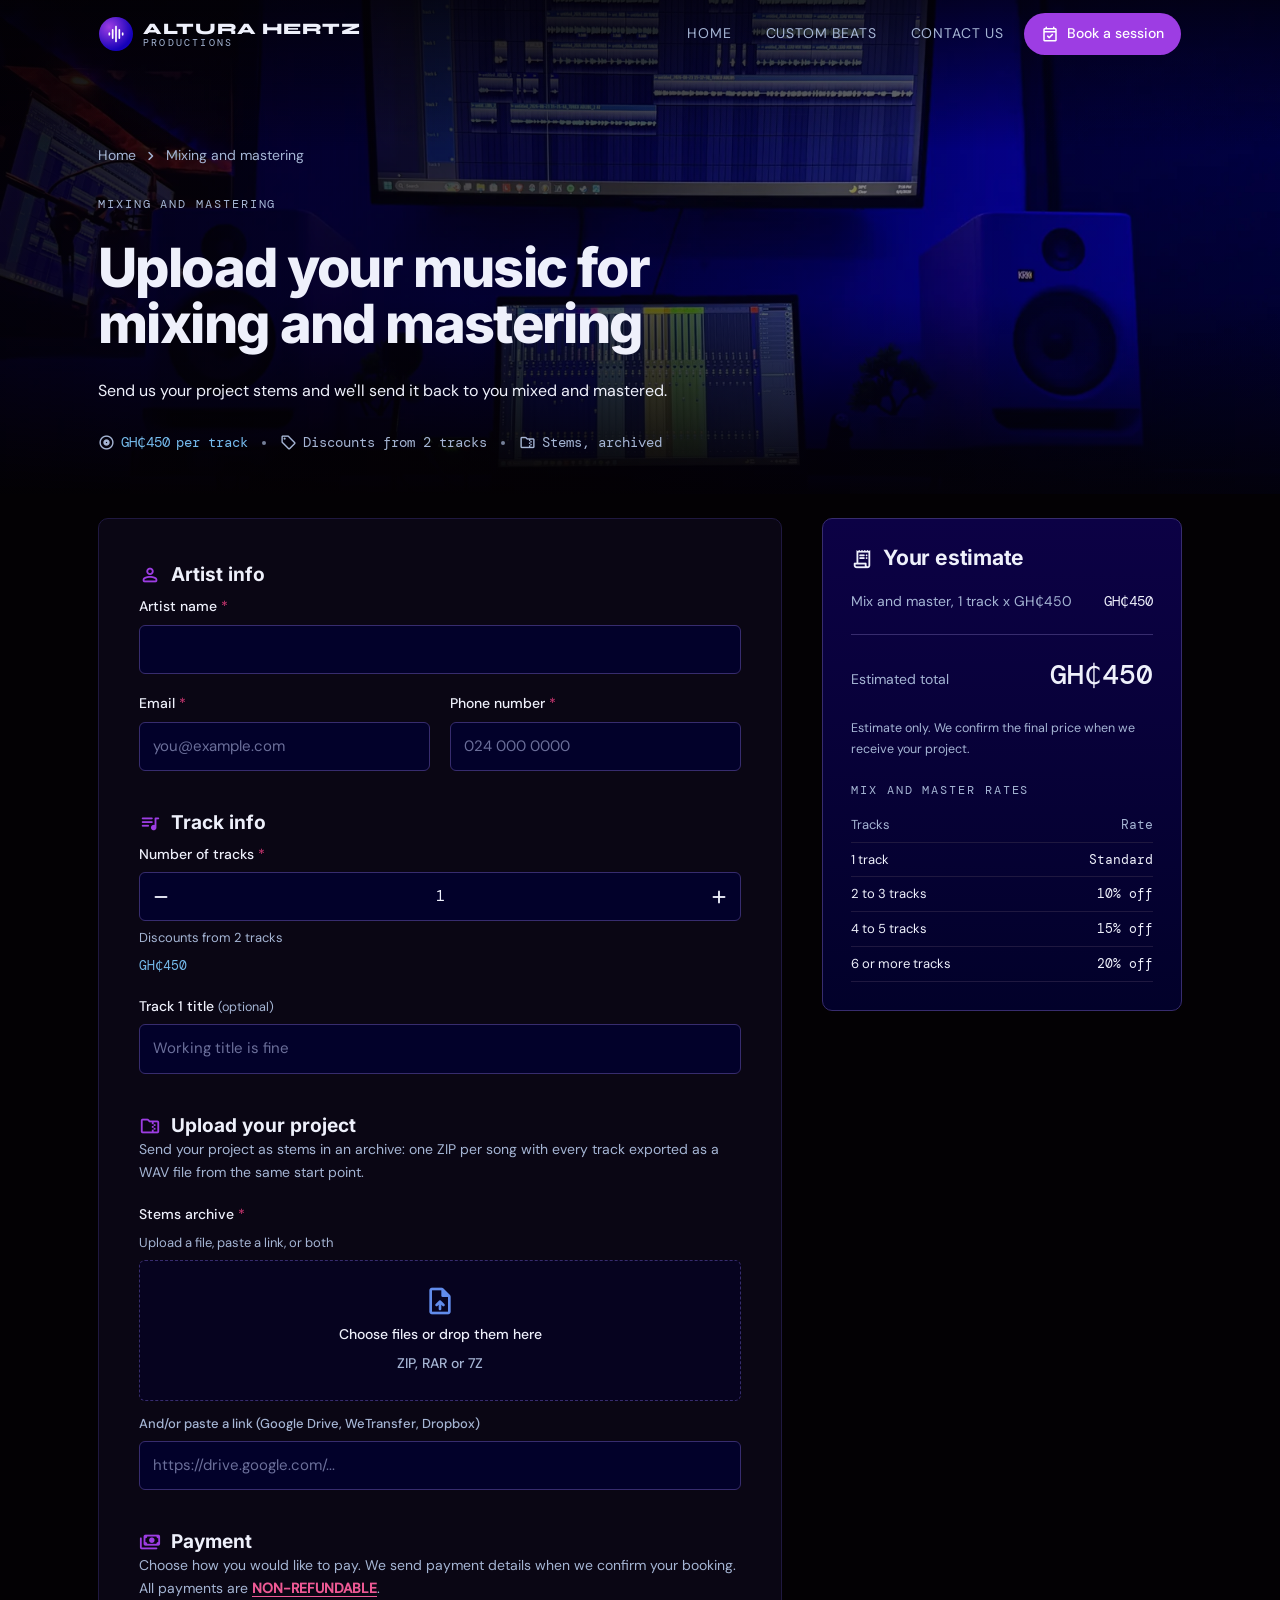
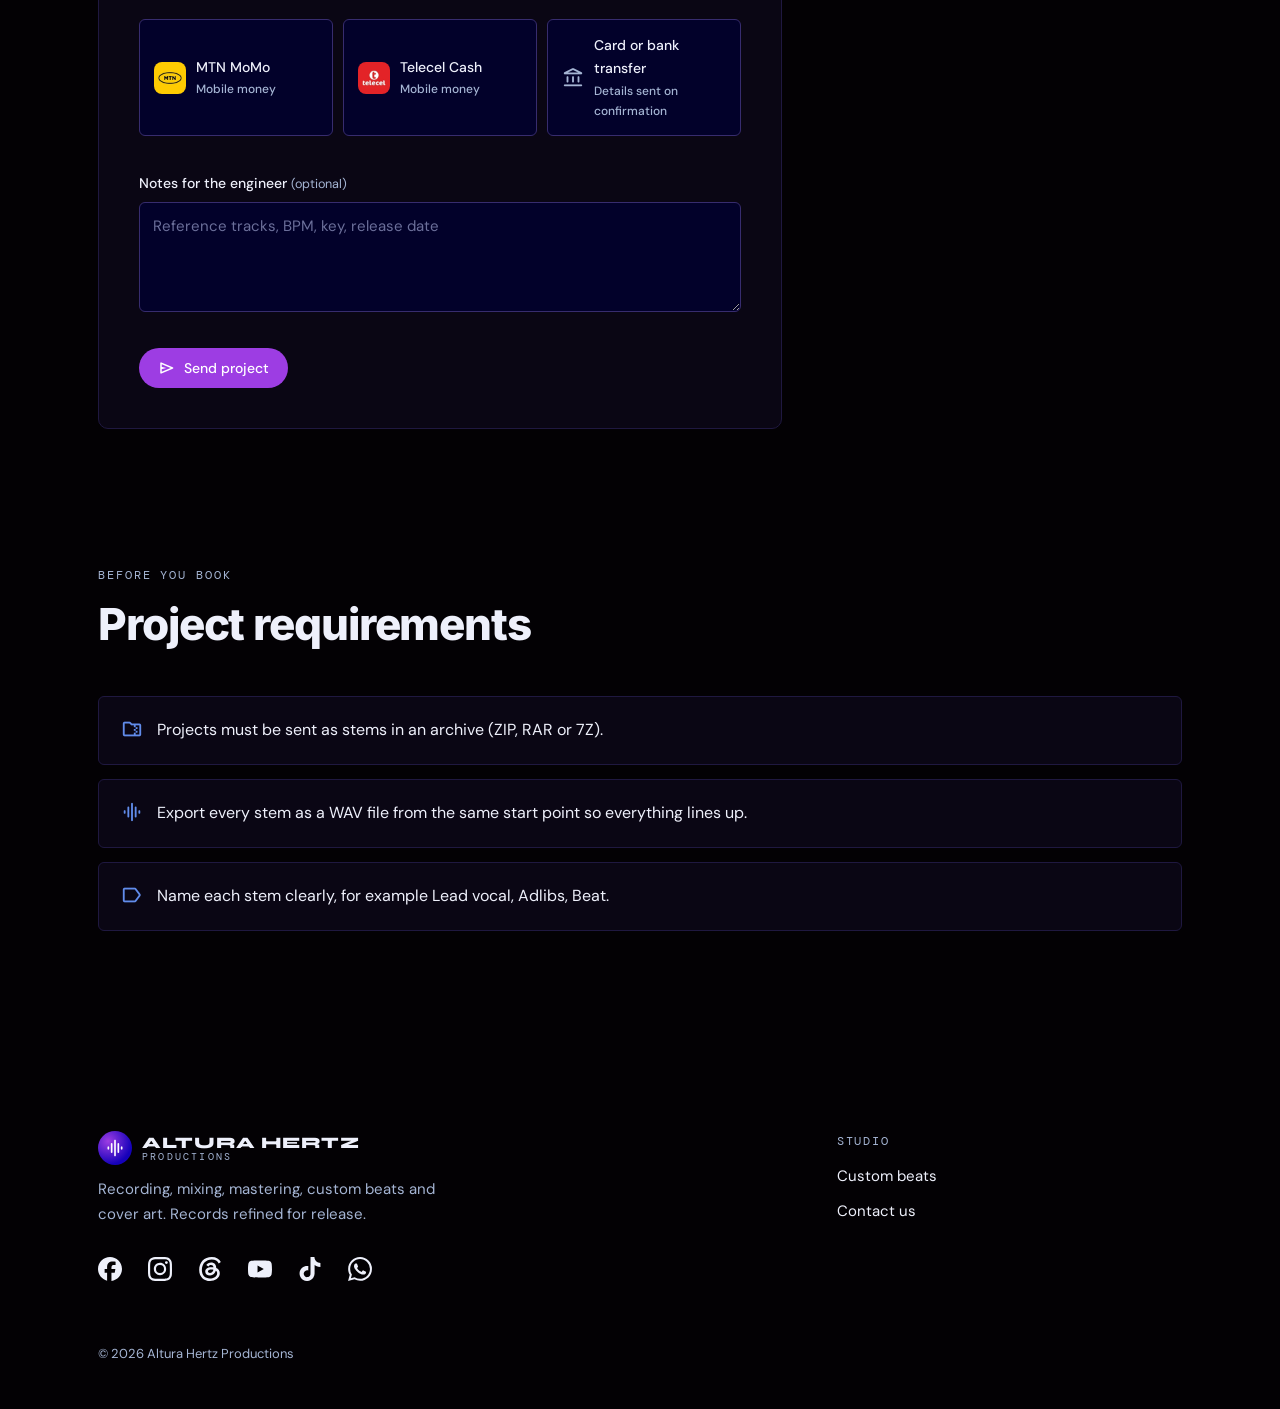
<file: development/mixing-mastering.html>
<!doctype html>
<html lang="en">
<head>
  <meta charset="utf-8">
  <meta name="viewport" content="width=device-width, initial-scale=1">
  <title>Mixing and Mastering | Altura Hertz Productions</title>
  <meta name="description" content="Send your music project to Altura Hertz Productions for mixing and mastering.">
  <meta name="theme-color" content="#030104">
  <meta property="og:title" content="Mixing and Mastering | Altura Hertz Productions">
  <meta property="og:description" content="Send your music project to Altura Hertz Productions for mixing and mastering.">
  <meta property="og:image" content="assets/img/hero-control-room-1920.webp">
  <link rel="icon" href="data:image/svg+xml,%3Csvg xmlns='http://www.w3.org/2000/svg' viewBox='0 0 64 64'%3E%3Cdefs%3E%3CradialGradient id='g' cx='.3' cy='.3' r='.8'%3E%3Cstop offset='0' stop-color='%239d3de3'/%3E%3Cstop offset='.7' stop-color='%231501b9'/%3E%3C/radialGradient%3E%3C/defs%3E%3Ccircle cx='32' cy='32' r='30' fill='url(%23g)'/%3E%3Cpath d='M14 34h6l4-12 6 22 6-26 5 18 3-6h6' fill='none' stroke='%23eef0fb' stroke-width='4' stroke-linecap='round' stroke-linejoin='round'/%3E%3C/svg%3E">
  <meta name="color-scheme" content="dark">
  <style>html,body{background:#030104;color:#eef0fb}</style>
  <link rel="preload" href="assets/fonts/material-symbols-rounded-300-400.woff2" as="font" type="font/woff2" crossorigin>
  <link rel="preload" href="assets/fonts/syne-600-latin.woff2" as="font" type="font/woff2" crossorigin>
  <link rel="preload" href="assets/fonts/inter-600-800-latin.woff2" as="font" type="font/woff2" crossorigin>
  <link rel="preload" href="assets/fonts/dm-sans-400-latin.woff2" as="font" type="font/woff2" crossorigin>
  <link rel="stylesheet" href="css/fonts.css">
  <link rel="stylesheet" href="css/styles.css">
</head>
<body>
  <a class="skip-link" href="#main">Skip to content</a>
  <header class="site-header">
    <nav class="container nav" aria-label="Main">
      <a class="brand" href="index.html">
        <span class="brand-mark"><span class="material-symbols-rounded" aria-hidden="true">graphic_eq</span></span>
        <span class="brand-name">ALTURA HERTZ<small>PRODUCTIONS</small></span>
      </a>
      <button class="nav-toggle" type="button" aria-expanded="false" aria-controls="nav-links" aria-label="Menu"><span class="eq" aria-hidden="true"><i></i><i></i><i></i><i></i></span></button>
      <ul class="nav-links" id="nav-links">
        <li><a href="index.html"><span class="material-symbols-rounded" aria-hidden="true">home</span><span class="nav-label">Home</span></a></li>
        <li><a href="beats.html"><span class="material-symbols-rounded" aria-hidden="true">piano</span><span class="nav-label">Custom Beats</span></a></li>
        <li><a href="contact.html"><span class="material-symbols-rounded" aria-hidden="true">call</span><span class="nav-label">Contact Us</span></a></li>
        <li><a class="btn btn-primary" href="index.html#services"><span class="material-symbols-rounded" aria-hidden="true">event_available</span><span class="nav-label">Book a session</span></a></li>
      </ul>
    </nav>
  </header>
  <main id="main">
    <section class="page-hero has-image">
      <div class="hero-media"><img src="assets/img/mixing-desk.webp" alt="Mixing desk with the arrangement on the main screen and the mixer on a laptop" width="1600" height="977" fetchpriority="high"></div>
      <div class="container hero-inner">
        <nav class="breadcrumb" aria-label="Breadcrumb"><a href="index.html">Home</a><span class="material-symbols-rounded" aria-hidden="true">chevron_right</span><span>Mixing and mastering</span></nav>
        <p class="eyebrow">Mixing and mastering</p>
        <h1>Upload your music for mixing and mastering</h1>
        <p class="lede">Send us your project stems and we'll send it back to you mixed and mastered.</p>
        <div class="price-tags"><span class="price-tag"><span class="material-symbols-rounded" aria-hidden="true">album</span><span data-price="mixMasterPerTrack">GH&#8373;450</span> per track</span><span class="price-tag"><span class="material-symbols-rounded" aria-hidden="true">sell</span>Discounts from 2 tracks</span><span class="price-tag"><span class="material-symbols-rounded" aria-hidden="true">folder_zip</span>Stems, archived</span></div>
      </div>
    </section>

    <section class="section" id="book">
      <div class="container booking">
        <div style="display:grid;gap:24px;min-width:0">
        <form class="form-card" id="booking-form" data-mode="mix" data-service-name="Mixing and mastering" novalidate>
          <fieldset>
            <legend><span class="material-symbols-rounded" aria-hidden="true">person</span>Artist info</legend>
            <div class="field">
              <label for="artist_name">Artist name <span class="req">*</span></label>
              <input type="text" id="artist_name" name="artist_name" required autocomplete="name">
              <span class="error-text">Enter your name.</span>
            </div>
            <div class="field-row">
              <div class="field">
                <label for="email">Email <span class="req">*</span></label>
                <input type="email" id="email" name="email" required autocomplete="email" placeholder="you@example.com">
                <span class="error-text">Enter a valid email address.</span>
              </div>
              <div class="field">
                <label for="phone">Phone number <span class="req">*</span></label>
                <input type="tel" id="phone" name="phone" required autocomplete="tel" placeholder="024 000 0000">
                <span class="error-text">Enter a phone number we can call or WhatsApp.</span>
              </div>
            </div>
          </fieldset>
          <fieldset>
            <legend><span class="material-symbols-rounded" aria-hidden="true">queue_music</span>Track info</legend>
            <div class="field">
              <label for="tracks">Number of tracks <span class="req">*</span></label>
              <div class="stepper">
                <button type="button" data-step="-1" aria-label="Fewer"><span class="material-symbols-rounded" aria-hidden="true">remove</span></button>
                <input type="number" id="tracks" name="tracks" value="1" min="1" inputmode="numeric" required>
                <button type="button" data-step="1" aria-label="More"><span class="material-symbols-rounded" aria-hidden="true">add</span></button>
              </div>
              <span class="hint">Discounts from 2 tracks</span>
              <span class="line-price" id="tracks-price" aria-live="polite"></span>
            </div>
            <div class="track-titles" id="track-titles"></div>
          </fieldset>
          <fieldset>
            <legend><span class="material-symbols-rounded" aria-hidden="true">folder_zip</span>Upload your project</legend>
            <p class="fieldset-note">Send your project as stems in an archive: one ZIP per song with every track exported as a WAV file from the same start point.</p>
            <div class="field" data-file-or-link="Project stems">
              <span class="label">Stems archive <span class="req">*</span></span>
              <span class="hint">Upload a file, paste a link, or both</span>
              <label class="dropzone" data-list="stems-list">
                <span class="material-symbols-rounded" aria-hidden="true">upload_file</span>
                <strong>Choose files or drop them here</strong>
                <span>ZIP, RAR or 7Z</span>
                <input type="file" name="stems" accept=".zip,.rar,.7z" multiple>
              </label>
              <ul class="file-list" id="stems-list"></ul>
              <label for="stems_link" class="hint">And/or paste a link (Google Drive, WeTransfer, Dropbox)</label>
              <input type="url" id="stems_link" name="stems_link" placeholder="https://drive.google.com/...">
              <span class="error-text">Upload your stems as a ZIP, RAR or 7Z archive, paste a working link, or both.</span>
            </div>
          </fieldset>
          <fieldset>
            <legend><span class="material-symbols-rounded" aria-hidden="true">payments</span>Payment</legend>
            <p class="fieldset-note">Choose how you would like to pay. We send payment details when we confirm your booking. All payments are <strong class="no-refund">NON-REFUNDABLE</strong>.</p>
            <div class="field">
              <div class="choice-grid" id="payment-options" role="radiogroup" aria-label="Payment method"></div>
              <span class="error-text">Choose a payment method.</span>
            </div>
          </fieldset>
          <div class="field">
            <label for="notes">Notes for the engineer <span class="optional">(optional)</span></label>
            <textarea id="notes" name="notes" placeholder="Reference tracks, BPM, key, release date"></textarea>
          </div>
          <div>
            <button class="btn btn-primary" type="submit" data-label="Send project"><span class="material-symbols-rounded" aria-hidden="true">send</span><span class="label">Send project</span></button>
          </div>
        </form>
        <section class="confirmation" id="confirmation" tabindex="-1" hidden aria-live="polite">
          <h3><span class="material-symbols-rounded" aria-hidden="true">check_circle</span><span data-heading>Your booking is ready to send</span></h3>
          <p data-intro></p>
          <pre></pre>
          <div class="actions">
            <a class="btn btn-primary" href="#" data-send-whatsapp target="_blank" rel="noopener"><span class="material-symbols-rounded" aria-hidden="true">chat</span>Send on WhatsApp</a>
            <a class="btn btn-ghost" href="#" data-send-email><span class="material-symbols-rounded" aria-hidden="true">mail</span>Send by email</a>
            <button class="btn btn-ghost" type="button" data-copy-summary><span class="material-symbols-rounded" aria-hidden="true">content_copy</span><span class="label">Copy summary</span></button>
          </div>
        </section>
        </div>
      <aside class="summary" aria-label="Price summary">
        <h3><span class="material-symbols-rounded" aria-hidden="true">receipt_long</span>Your estimate</h3>
        <dl class="summary-lines" id="summary-lines"></dl>
        <div class="summary-total"><span>Estimated total</span><strong id="summary-total" aria-live="polite"></strong></div>
        <p class="fine">Estimate only. We confirm the final price when we receive your project.</p>
          <div>
            <p class="eyebrow" style="margin-bottom:8px">Mix and master rates</p>
            <table class="tier-table" id="track-tiers"></table>
          </div>
      </aside>
      </div>
    </section>
    <section class="section" style="padding-top:0">
      <div class="container">
        <div class="section-head"><p class="eyebrow">Before you book</p><h2>Project requirements</h2></div>
        <ul class="policy-list">
          <li><span class="material-symbols-rounded" aria-hidden="true">folder_zip</span><span>Projects must be sent as stems in an archive (ZIP, RAR or 7Z).</span></li>
          <li><span class="material-symbols-rounded" aria-hidden="true">graphic_eq</span><span>Export every stem as a WAV file from the same start point so everything lines up.</span></li>
          <li><span class="material-symbols-rounded" aria-hidden="true">label</span><span>Name each stem clearly, for example Lead vocal, Adlibs, Beat.</span></li>
        </ul>
      </div>
    </section>
  </main>
  <footer class="site-footer">
    <div class="container">
      <div class="footer-grid">
        <div>
          <a class="brand" href="index.html">
            <span class="brand-mark"><span class="material-symbols-rounded" aria-hidden="true">graphic_eq</span></span>
            <span class="brand-name">ALTURA HERTZ<small>PRODUCTIONS</small></span>
          </a>
          <p>Recording, mixing, mastering, custom beats and cover art. Records refined for release.</p>
          <ul class="socials" aria-label="Altura Hertz on social media">
            <li><a href="#" data-social="facebook" target="_blank" rel="noopener" aria-label="Facebook" title="Facebook"><svg viewBox="0 0 24 24" aria-hidden="true" focusable="false"><path d="M9.101 23.691v-7.98H6.627v-3.667h2.474v-1.58c0-4.085 1.848-5.978 5.858-5.978.401 0 .955.042 1.468.103a8.68 8.68 0 0 1 1.141.195v3.325a8.623 8.623 0 0 0-.653-.036 26.805 26.805 0 0 0-.733-.009c-.707 0-1.259.096-1.675.309a1.686 1.686 0 0 0-.679.622c-.258.42-.374.995-.374 1.752v1.297h3.919l-.386 2.103-.287 1.564h-3.246v8.245C19.396 23.238 24 18.179 24 12.044c0-6.627-5.373-12-12-12s-12 5.373-12 12c0 5.628 3.874 10.35 9.101 11.647Z"/></svg></a></li>
            <li><a href="#" data-social="instagram" target="_blank" rel="noopener" aria-label="Instagram" title="Instagram"><svg viewBox="0 0 24 24" aria-hidden="true" focusable="false"><path d="M7.0301.084c-1.2768.0602-2.1487.264-2.911.5634-.7888.3075-1.4575.72-2.1228 1.3877-.6652.6677-1.075 1.3368-1.3802 2.127-.2954.7638-.4956 1.6365-.552 2.914-.0564 1.2775-.0689 1.6882-.0626 4.947.0062 3.2586.0206 3.6671.0825 4.9473.061 1.2765.264 2.1482.5635 2.9107.308.7889.72 1.4573 1.388 2.1228.6679.6655 1.3365 1.0743 2.1285 1.38.7632.295 1.6361.4961 2.9134.552 1.2773.056 1.6884.069 4.9462.0627 3.2578-.0062 3.668-.0207 4.9478-.0814 1.28-.0607 2.147-.2652 2.9098-.5633.7889-.3086 1.4578-.72 2.1228-1.3881.665-.6682 1.0745-1.3378 1.3795-2.1284.2957-.7632.4966-1.636.552-2.9124.056-1.2809.0692-1.6898.063-4.948-.0063-3.2583-.021-3.6668-.0817-4.9465-.0607-1.2797-.264-2.1487-.5633-2.9117-.3084-.7889-.72-1.4568-1.3876-2.1228C21.2982 1.33 20.628.9208 19.8378.6165 19.074.321 18.2017.1197 16.9244.0645 15.6471.0093 15.236-.005 11.977.0014 8.718.0076 8.31.0215 7.0301.0839m.1402 21.6932c-1.17-.0509-1.8053-.2453-2.2287-.408-.5606-.216-.96-.4771-1.3819-.895-.422-.4178-.6811-.8186-.9-1.378-.1644-.4234-.3624-1.058-.4171-2.228-.0595-1.2645-.072-1.6442-.079-4.848-.007-3.2037.0053-3.583.0607-4.848.05-1.169.2456-1.805.408-2.2282.216-.5613.4762-.96.895-1.3816.4188-.4217.8184-.6814 1.3783-.9003.423-.1651 1.0575-.3614 2.227-.4171 1.2655-.06 1.6447-.072 4.848-.079 3.2033-.007 3.5835.005 4.8495.0608 1.169.0508 1.8053.2445 2.228.408.5608.216.96.4754 1.3816.895.4217.4194.6816.8176.9005 1.3787.1653.4217.3617 1.056.4169 2.2263.0602 1.2655.0739 1.645.0796 4.848.0058 3.203-.0055 3.5834-.061 4.848-.051 1.17-.245 1.8055-.408 2.2294-.216.5604-.4763.96-.8954 1.3814-.419.4215-.8181.6811-1.3783.9-.4224.1649-1.0577.3617-2.2262.4174-1.2656.0595-1.6448.072-4.8493.079-3.2045.007-3.5825-.006-4.848-.0608M16.953 5.5864A1.44 1.44 0 1 0 18.39 4.144a1.44 1.44 0 0 0-1.437 1.4424M5.8385 12.012c.0067 3.4032 2.7706 6.1557 6.173 6.1493 3.4026-.0065 6.157-2.7701 6.1506-6.1733-.0065-3.4032-2.771-6.1565-6.174-6.1498-3.403.0067-6.156 2.771-6.1496 6.1738M8 12.0077a4 4 0 1 1 4.008 3.9921A3.9996 3.9996 0 0 1 8 12.0077"/></svg></a></li>
            <li><a href="#" data-social="threads" target="_blank" rel="noopener" aria-label="Threads" title="Threads"><svg viewBox="0 0 24 24" aria-hidden="true" focusable="false"><path d="M18.263 11.097c-.03-3.486-1.92-5.586-5.111-5.586-2.13 0-3.922.963-4.863 2.499l2.062 1.438c.535-.843 1.272-1.543 2.628-1.543 1.528 0 2.318.85 2.544 2.431a15 15 0 0 0-2.236-.173c-4.125 0-6.068 1.867-6.068 4.336s1.943 3.99 4.804 3.99c3.139 0 5.013-2.115 5.781-4.735.798.361 1.348 1.204 1.348 2.47 0 3.387-3.907 5.232-7.22 5.232-4.885 0-8.077-3.207-8.077-8.424 0-6.392 4.223-10.487 9.9-10.487 3.808 0 5.69 1.671 6.97 3.914l2.108-1.475C21.44 2.078 18.331 0 13.663 0 6.227 0 1.168 5.277 1.168 12.934c0 7 4.953 11.066 10.856 11.066 4.878 0 9.809-2.846 9.809-7.716 0-2.545-1.46-4.231-3.569-5.187m-6.33 4.855c-1.077 0-2.026-.512-2.026-1.453 0-1.483 1.822-1.934 3.606-1.934.678 0 1.34.045 1.927.173-.422 1.927-1.671 3.215-3.508 3.214Z"/></svg></a></li>
            <li><a href="#" data-social="youtube" target="_blank" rel="noopener" aria-label="YouTube" title="YouTube"><svg viewBox="0 0 24 24" aria-hidden="true" focusable="false"><path d="M23.498 6.186a3.016 3.016 0 0 0-2.122-2.136C19.505 3.545 12 3.545 12 3.545s-7.505 0-9.377.505A3.017 3.017 0 0 0 .502 6.186C0 8.07 0 12 0 12s0 3.93.502 5.814a3.016 3.016 0 0 0 2.122 2.136c1.871.505 9.376.505 9.376.505s7.505 0 9.377-.505a3.015 3.015 0 0 0 2.122-2.136C24 15.93 24 12 24 12s0-3.93-.502-5.814zM9.545 15.568V8.432L15.818 12l-6.273 3.568z"/></svg></a></li>
            <li><a href="#" data-social="tiktok" target="_blank" rel="noopener" aria-label="TikTok" title="TikTok"><svg viewBox="0 0 24 24" aria-hidden="true" focusable="false"><path d="M12.525.02c1.31-.02 2.61-.01 3.91-.02.08 1.53.63 3.09 1.75 4.17 1.12 1.11 2.7 1.62 4.24 1.79v4.03c-1.44-.05-2.89-.35-4.2-.97-.57-.26-1.1-.59-1.62-.93-.01 2.92.01 5.84-.02 8.75-.08 1.4-.54 2.79-1.35 3.94-1.31 1.92-3.58 3.17-5.91 3.21-1.43.08-2.86-.31-4.08-1.03-2.02-1.19-3.44-3.37-3.65-5.71-.02-.5-.03-1-.01-1.49.18-1.9 1.12-3.72 2.58-4.96 1.66-1.44 3.98-2.13 6.15-1.72.02 1.48-.04 2.96-.04 4.44-.99-.32-2.15-.23-3.02.37-.63.41-1.11 1.04-1.36 1.75-.21.51-.15 1.07-.14 1.61.24 1.64 1.82 3.02 3.5 2.87 1.12-.01 2.19-.66 2.77-1.61.19-.33.4-.67.41-1.06.1-1.79.06-3.57.07-5.36.01-4.03-.01-8.05.02-12.07z"/></svg></a></li>
            <li><a href="#" data-whatsapp-link target="_blank" rel="noopener" aria-label="WhatsApp" title="WhatsApp"><svg viewBox="0 0 24 24" aria-hidden="true" focusable="false"><path d="M17.472 14.382c-.297-.149-1.758-.867-2.03-.967-.273-.099-.471-.148-.67.15-.197.297-.767.966-.94 1.164-.173.199-.347.223-.644.075-.297-.15-1.255-.463-2.39-1.475-.883-.788-1.48-1.761-1.653-2.059-.173-.297-.018-.458.13-.606.134-.133.298-.347.446-.52.149-.174.198-.298.298-.497.099-.198.05-.371-.025-.52-.075-.149-.669-1.612-.916-2.207-.242-.579-.487-.5-.669-.51-.173-.008-.371-.01-.57-.01-.198 0-.52.074-.792.372-.272.297-1.04 1.016-1.04 2.479 0 1.462 1.065 2.875 1.213 3.074.149.198 2.096 3.2 5.077 4.487.709.306 1.262.489 1.694.625.712.227 1.36.195 1.871.118.571-.085 1.758-.719 2.006-1.413.248-.694.248-1.289.173-1.413-.074-.124-.272-.198-.57-.347m-5.421 7.403h-.004a9.87 9.87 0 01-5.031-1.378l-.361-.214-3.741.982.998-3.648-.235-.374a9.86 9.86 0 01-1.51-5.26c.001-5.45 4.436-9.884 9.888-9.884 2.64 0 5.122 1.03 6.988 2.898a9.825 9.825 0 012.893 6.994c-.003 5.45-4.437 9.884-9.885 9.884m8.413-18.297A11.815 11.815 0 0012.05 0C5.495 0 .16 5.335.157 11.892c0 2.096.547 4.142 1.588 5.945L.057 24l6.305-1.654a11.882 11.882 0 005.683 1.448h.005c6.554 0 11.89-5.335 11.893-11.893a11.821 11.821 0 00-3.48-8.413Z"/></svg></a></li>
          </ul>
        </div>
        <div>
          <h4>Studio</h4>
          <ul>
            <li><a href="beats.html">Custom beats</a></li>
            <li><a href="contact.html">Contact us</a></li>
          </ul>
        </div>
      </div>
      <div class="footer-base">
        <span>&copy; <span data-year>2026</span> Altura Hertz Productions</span>
      </div>
    </div>
  </footer>
  <script src="js/config.js"></script>
  <script src="js/main.js"></script>
  <script src="js/booking.js"></script>
</body>
</html>
</file>
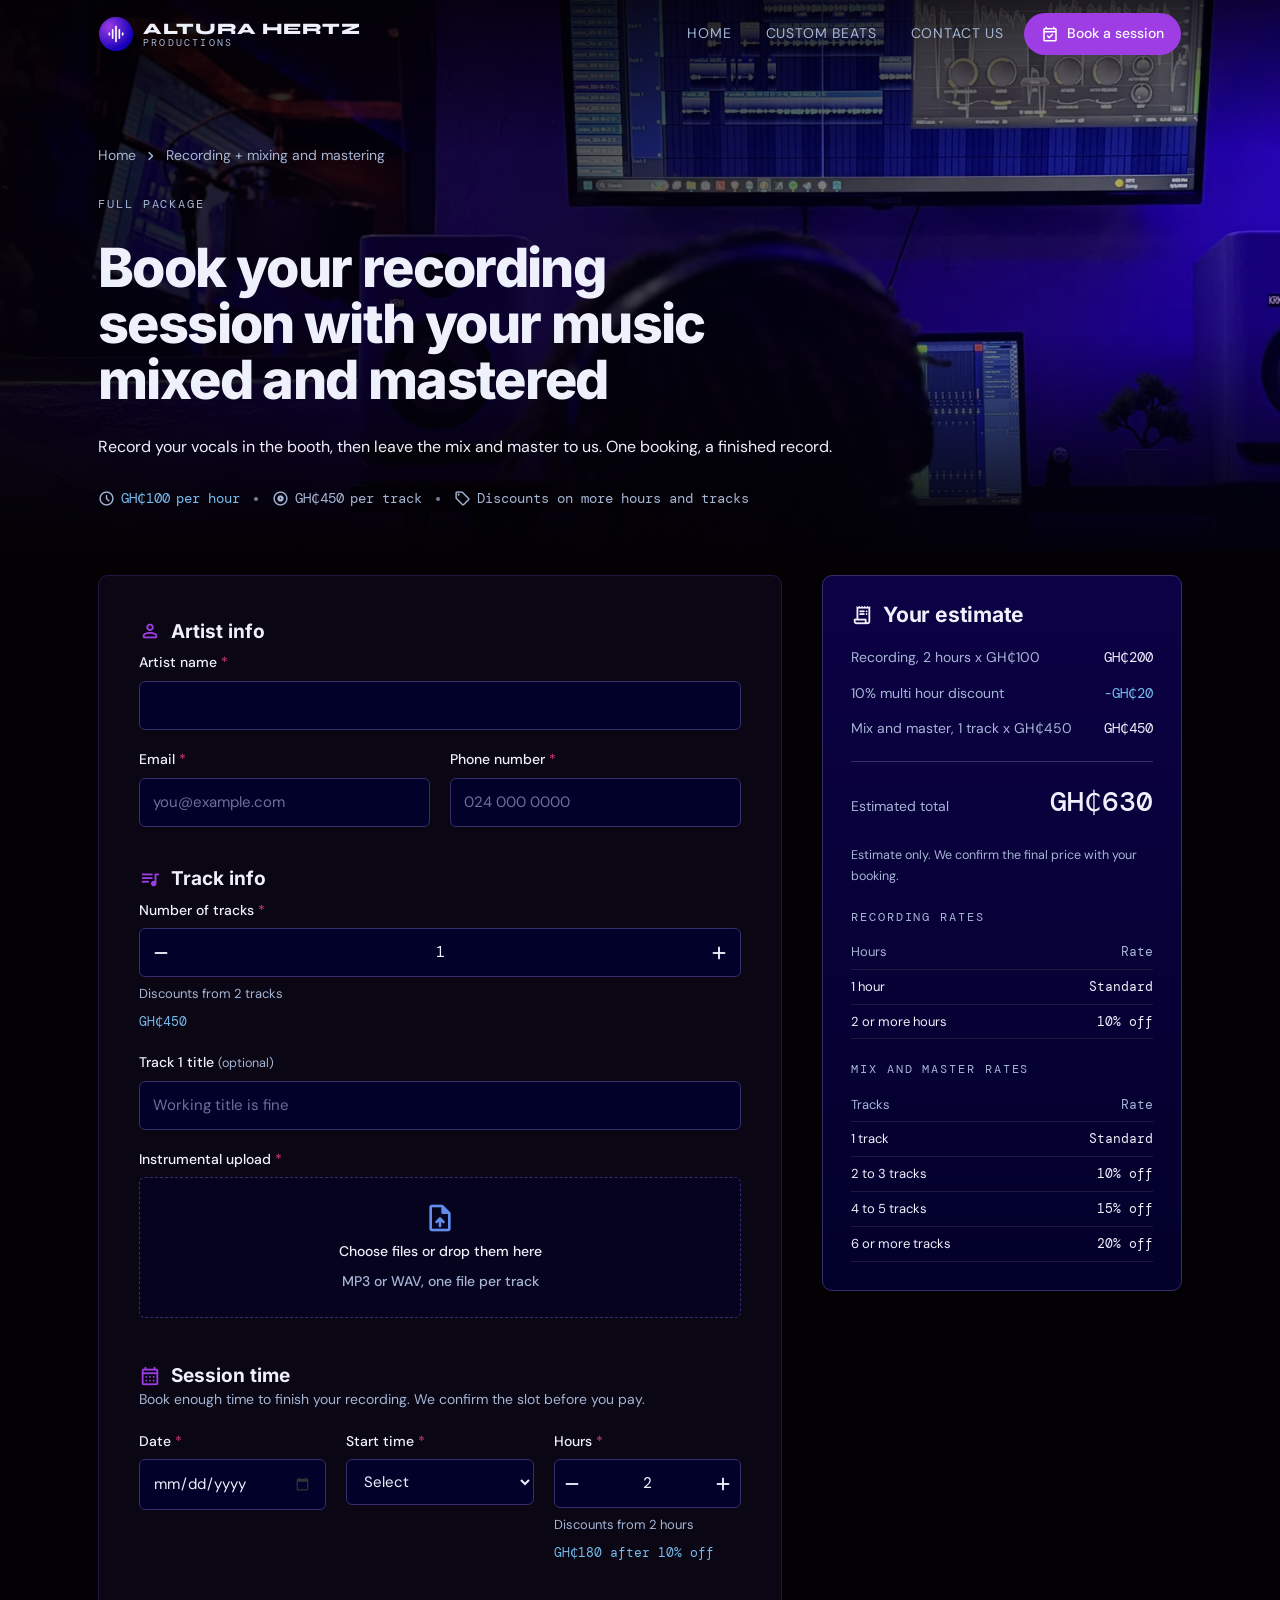
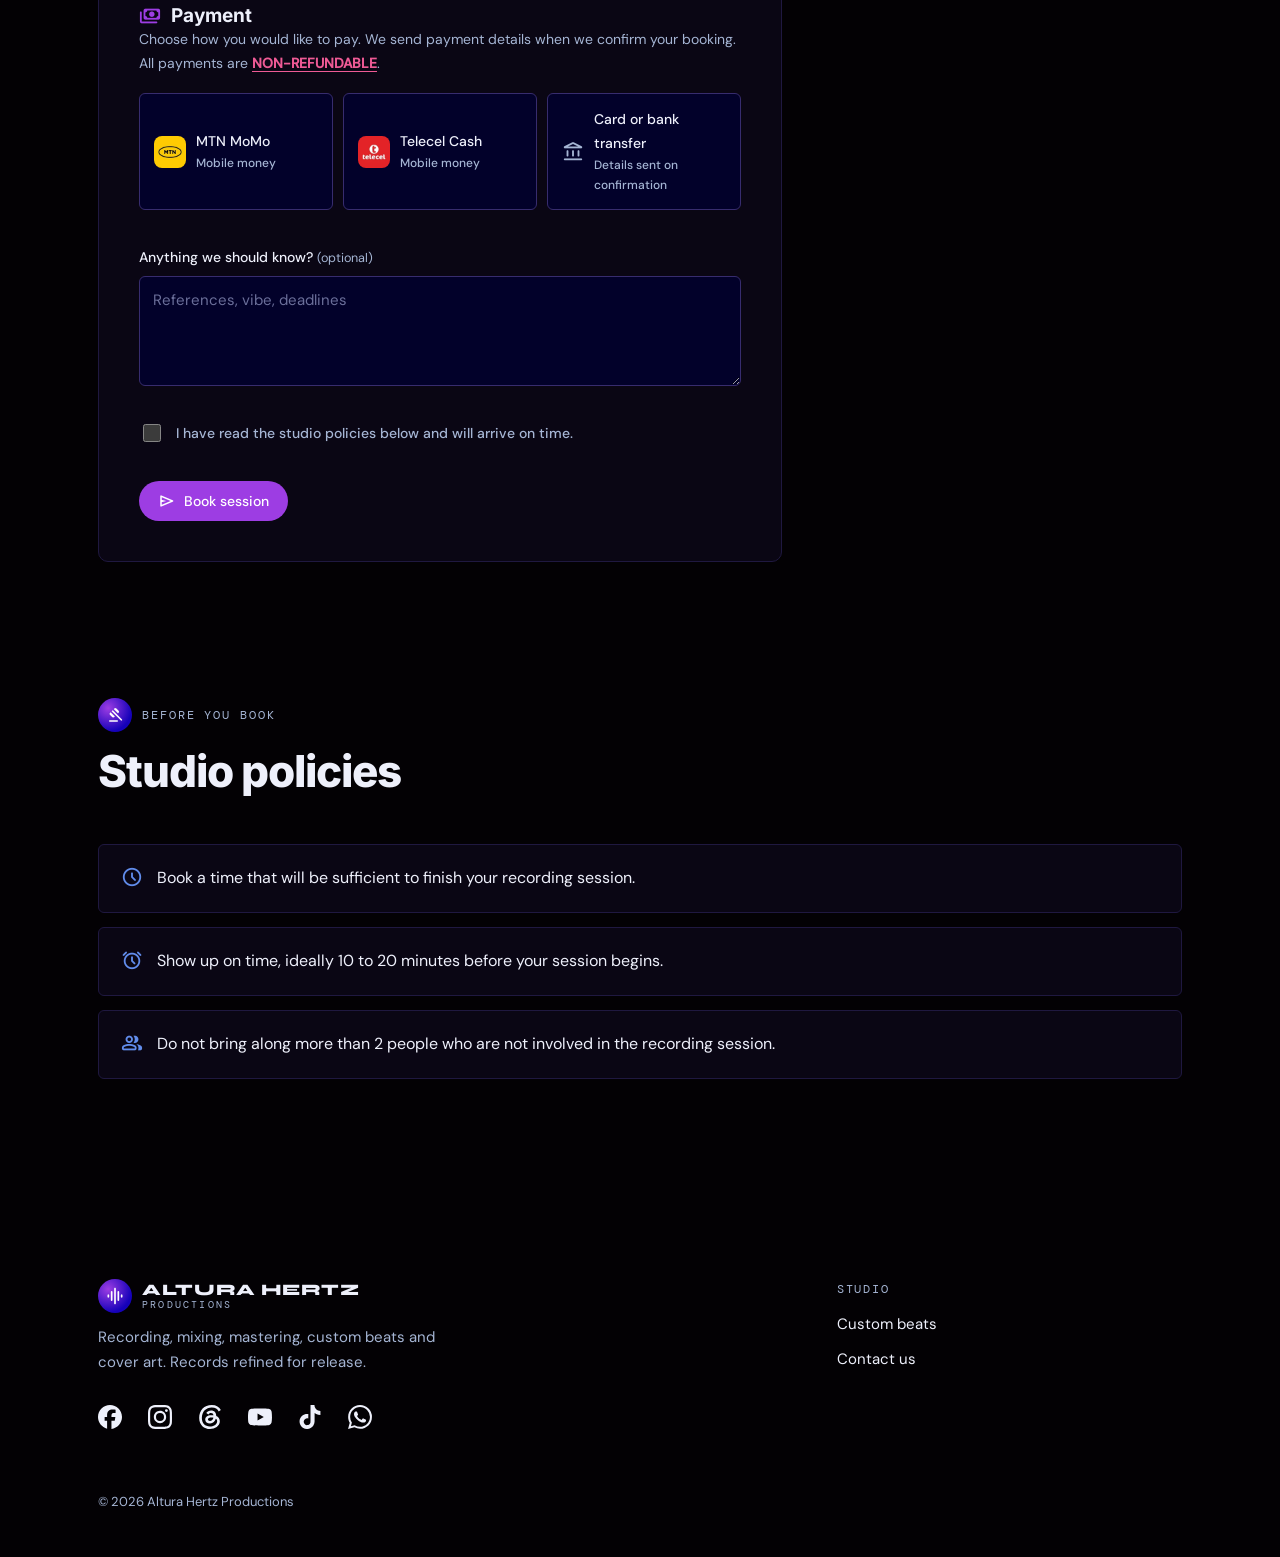
<file: development/recording-mixing-mastering.html>
<!doctype html>
<html lang="en">
<head>
  <meta charset="utf-8">
  <meta name="viewport" content="width=device-width, initial-scale=1">
  <title>Recording + Mixing and Mastering | Altura Hertz Productions</title>
  <meta name="description" content="Book a recording session with your music mixed and mastered at Altura Hertz Productions.">
  <meta name="theme-color" content="#030104">
  <meta property="og:title" content="Recording + Mixing and Mastering | Altura Hertz Productions">
  <meta property="og:description" content="Book a recording session with your music mixed and mastered at Altura Hertz Productions.">
  <meta property="og:image" content="assets/img/hero-control-room-1920.webp">
  <link rel="icon" href="data:image/svg+xml,%3Csvg xmlns='http://www.w3.org/2000/svg' viewBox='0 0 64 64'%3E%3Cdefs%3E%3CradialGradient id='g' cx='.3' cy='.3' r='.8'%3E%3Cstop offset='0' stop-color='%239d3de3'/%3E%3Cstop offset='.7' stop-color='%231501b9'/%3E%3C/radialGradient%3E%3C/defs%3E%3Ccircle cx='32' cy='32' r='30' fill='url(%23g)'/%3E%3Cpath d='M14 34h6l4-12 6 22 6-26 5 18 3-6h6' fill='none' stroke='%23eef0fb' stroke-width='4' stroke-linecap='round' stroke-linejoin='round'/%3E%3C/svg%3E">
  <meta name="color-scheme" content="dark">
  <style>html,body{background:#030104;color:#eef0fb}</style>
  <link rel="preload" href="assets/fonts/material-symbols-rounded-300-400.woff2" as="font" type="font/woff2" crossorigin>
  <link rel="preload" href="assets/fonts/syne-600-latin.woff2" as="font" type="font/woff2" crossorigin>
  <link rel="preload" href="assets/fonts/inter-600-800-latin.woff2" as="font" type="font/woff2" crossorigin>
  <link rel="preload" href="assets/fonts/dm-sans-400-latin.woff2" as="font" type="font/woff2" crossorigin>
  <link rel="stylesheet" href="css/fonts.css">
  <link rel="stylesheet" href="css/styles.css">
</head>
<body>
  <a class="skip-link" href="#main">Skip to content</a>
  <header class="site-header">
    <nav class="container nav" aria-label="Main">
      <a class="brand" href="index.html">
        <span class="brand-mark"><span class="material-symbols-rounded" aria-hidden="true">graphic_eq</span></span>
        <span class="brand-name">ALTURA HERTZ<small>PRODUCTIONS</small></span>
      </a>
      <button class="nav-toggle" type="button" aria-expanded="false" aria-controls="nav-links" aria-label="Menu"><span class="eq" aria-hidden="true"><i></i><i></i><i></i><i></i></span></button>
      <ul class="nav-links" id="nav-links">
        <li><a href="index.html"><span class="material-symbols-rounded" aria-hidden="true">home</span><span class="nav-label">Home</span></a></li>
        <li><a href="beats.html"><span class="material-symbols-rounded" aria-hidden="true">piano</span><span class="nav-label">Custom Beats</span></a></li>
        <li><a href="contact.html"><span class="material-symbols-rounded" aria-hidden="true">call</span><span class="nav-label">Contact Us</span></a></li>
        <li><a class="btn btn-primary" href="index.html#services"><span class="material-symbols-rounded" aria-hidden="true">event_available</span><span class="nav-label">Book a session</span></a></li>
      </ul>
    </nav>
  </header>
  <main id="main">
    <section class="page-hero has-image">
      <div class="hero-media"><img src="assets/img/engineer-at-work.webp" alt="Engineer working on a vocal mix with FabFilter Pro-C 3 open on the main screen" width="1600" height="1118" fetchpriority="high"></div>
      <div class="container hero-inner">
        <nav class="breadcrumb" aria-label="Breadcrumb"><a href="index.html">Home</a><span class="material-symbols-rounded" aria-hidden="true">chevron_right</span><span>Recording + mixing and mastering</span></nav>
        <p class="eyebrow">Full package</p>
        <h1>Book your recording session with your music mixed and mastered</h1>
        <p class="lede">Record your vocals in the booth, then leave the mix and master to us. One booking, a finished record.</p>
        <div class="price-tags"><span class="price-tag"><span class="material-symbols-rounded" aria-hidden="true">schedule</span><span data-price="recordingPerHour">GH&#8373;100</span> per hour</span><span class="price-tag"><span class="material-symbols-rounded" aria-hidden="true">album</span><span data-price="mixMasterPerTrack">GH&#8373;450</span> per track</span><span class="price-tag"><span class="material-symbols-rounded" aria-hidden="true">sell</span>Discounts on more hours and tracks</span></div>
      </div>
    </section>

    <section class="section" id="book">
      <div class="container booking">
        <div style="display:grid;gap:24px;min-width:0">
        <form class="form-card" id="booking-form" data-mode="rec-mix" data-service-name="Recording + mixing and mastering" novalidate>
          <fieldset>
            <legend><span class="material-symbols-rounded" aria-hidden="true">person</span>Artist info</legend>
            <div class="field">
              <label for="artist_name">Artist name <span class="req">*</span></label>
              <input type="text" id="artist_name" name="artist_name" required autocomplete="name">
              <span class="error-text">Enter your name.</span>
            </div>
            <div class="field-row">
              <div class="field">
                <label for="email">Email <span class="req">*</span></label>
                <input type="email" id="email" name="email" required autocomplete="email" placeholder="you@example.com">
                <span class="error-text">Enter a valid email address.</span>
              </div>
              <div class="field">
                <label for="phone">Phone number <span class="req">*</span></label>
                <input type="tel" id="phone" name="phone" required autocomplete="tel" placeholder="024 000 0000">
                <span class="error-text">Enter a phone number we can call or WhatsApp.</span>
              </div>
            </div>
          </fieldset>
          <fieldset>
            <legend><span class="material-symbols-rounded" aria-hidden="true">queue_music</span>Track info</legend>
            <div class="field">
              <label for="tracks">Number of tracks <span class="req">*</span></label>
              <div class="stepper">
                <button type="button" data-step="-1" aria-label="Fewer"><span class="material-symbols-rounded" aria-hidden="true">remove</span></button>
                <input type="number" id="tracks" name="tracks" value="1" min="1" inputmode="numeric" required>
                <button type="button" data-step="1" aria-label="More"><span class="material-symbols-rounded" aria-hidden="true">add</span></button>
              </div>
              <span class="hint">Discounts from 2 tracks</span>
              <span class="line-price" id="tracks-price" aria-live="polite"></span>
            </div>
            <div class="track-titles" id="track-titles"></div>
            <div class="field" data-file-or-link="Instrumentals">
              <span class="label">Instrumental upload <span class="req">*</span></span>
              <label class="dropzone" data-list="instrumental-list">
                <span class="material-symbols-rounded" aria-hidden="true">upload_file</span>
                <strong>Choose files or drop them here</strong>
                <span>MP3 or WAV, one file per track</span>
                <input type="file" name="instrumental" accept=".mp3,.wav" multiple>
              </label>
              <ul class="file-list" id="instrumental-list"></ul>
              <span class="error-text">Add your instrumentals as MP3 or WAV files.</span>
            </div>
          </fieldset>
          <fieldset>
            <legend><span class="material-symbols-rounded" aria-hidden="true">calendar_month</span>Session time</legend>
            <p class="fieldset-note">Book enough time to finish your recording. We confirm the slot before you pay.</p>
            <div class="field-row three">
              <div class="field">
                <label for="session_date">Date <span class="req">*</span></label>
                <input type="date" id="session_date" name="session_date" required>
                <span class="error-text">Pick a date.</span>
              </div>
              <div class="field">
                <label for="session_time">Start time <span class="req">*</span></label>
                <select id="session_time" name="session_time" required>
                  <option value="">Select</option>
                </select>
                <span class="error-text">Pick a start time.</span>
              </div>
            <div class="field">
              <label for="hours">Hours <span class="req">*</span></label>
              <div class="stepper">
                <button type="button" data-step="-1" aria-label="Fewer"><span class="material-symbols-rounded" aria-hidden="true">remove</span></button>
                <input type="number" id="hours" name="hours" value="2" min="1" inputmode="numeric" required>
                <button type="button" data-step="1" aria-label="More"><span class="material-symbols-rounded" aria-hidden="true">add</span></button>
              </div>
              <span class="hint">Discounts from 2 hours</span>
              <span class="line-price" id="hours-price" aria-live="polite"></span>
            </div>

            </div>
          </fieldset>
          <fieldset>
            <legend><span class="material-symbols-rounded" aria-hidden="true">payments</span>Payment</legend>
            <p class="fieldset-note">Choose how you would like to pay. We send payment details when we confirm your booking. All payments are <strong class="no-refund">NON-REFUNDABLE</strong>.</p>
            <div class="field">
              <div class="choice-grid" id="payment-options" role="radiogroup" aria-label="Payment method"></div>
              <span class="error-text">Choose a payment method.</span>
            </div>
          </fieldset>
          <div class="field">
            <label for="notes">Anything we should know? <span class="optional">(optional)</span></label>
            <textarea id="notes" name="notes" placeholder="References, vibe, deadlines"></textarea>
          </div>
          <div class="field">
            <label class="check"><input type="checkbox" id="agree" name="agree_policies" required><span>I have read the studio policies below and will arrive on time.</span></label>
            <span class="error-text">Please accept the studio policies to continue.</span>
          </div>
          <div>
            <button class="btn btn-primary" type="submit" data-label="Book session"><span class="material-symbols-rounded" aria-hidden="true">send</span><span class="label">Book session</span></button>
          </div>
        </form>
        <section class="confirmation" id="confirmation" tabindex="-1" hidden aria-live="polite">
          <h3><span class="material-symbols-rounded" aria-hidden="true">check_circle</span><span data-heading>Your booking is ready to send</span></h3>
          <p data-intro></p>
          <pre></pre>
          <div class="actions">
            <a class="btn btn-primary" href="#" data-send-whatsapp target="_blank" rel="noopener"><span class="material-symbols-rounded" aria-hidden="true">chat</span>Send on WhatsApp</a>
            <a class="btn btn-ghost" href="#" data-send-email><span class="material-symbols-rounded" aria-hidden="true">mail</span>Send by email</a>
            <button class="btn btn-ghost" type="button" data-copy-summary><span class="material-symbols-rounded" aria-hidden="true">content_copy</span><span class="label">Copy summary</span></button>
          </div>
        </section>
        </div>
      <aside class="summary" aria-label="Price summary">
        <h3><span class="material-symbols-rounded" aria-hidden="true">receipt_long</span>Your estimate</h3>
        <dl class="summary-lines" id="summary-lines"></dl>
        <div class="summary-total"><span>Estimated total</span><strong id="summary-total" aria-live="polite"></strong></div>
        <p class="fine">Estimate only. We confirm the final price with your booking.</p>
          <div>
            <p class="eyebrow" style="margin-bottom:8px">Recording rates</p>
            <table class="tier-table" id="hour-tiers"></table>
          </div>
          <div>
            <p class="eyebrow" style="margin-bottom:8px">Mix and master rates</p>
            <table class="tier-table" id="track-tiers"></table>
          </div>
      </aside>
      </div>
    </section>
    <section class="section" style="padding-top:0">
      <div class="container">
        <div class="section-head"><div class="section-head-top"><span class="section-icon" aria-hidden="true"><span class="material-symbols-rounded">gavel</span></span><p class="eyebrow">Before you book</p></div><h2>Studio policies</h2></div>
        <ul class="policy-list">
          <li><span class="material-symbols-rounded" aria-hidden="true">schedule</span><span>Book a time that will be sufficient to finish your recording session.</span></li>
          <li><span class="material-symbols-rounded" aria-hidden="true">alarm</span><span>Show up on time, ideally 10 to 20 minutes before your session begins.</span></li>
          <li><span class="material-symbols-rounded" aria-hidden="true">group</span><span>Do not bring along more than 2 people who are not involved in the recording session.</span></li>
        </ul>
      </div>
    </section>
  </main>
  <footer class="site-footer">
    <div class="container">
      <div class="footer-grid">
        <div>
          <a class="brand" href="index.html">
            <span class="brand-mark"><span class="material-symbols-rounded" aria-hidden="true">graphic_eq</span></span>
            <span class="brand-name">ALTURA HERTZ<small>PRODUCTIONS</small></span>
          </a>
          <p>Recording, mixing, mastering, custom beats and cover art. Records refined for release.</p>
          <ul class="socials" aria-label="Altura Hertz on social media">
            <li><a href="#" data-social="facebook" target="_blank" rel="noopener" aria-label="Facebook" title="Facebook"><svg viewBox="0 0 24 24" aria-hidden="true" focusable="false"><path d="M9.101 23.691v-7.98H6.627v-3.667h2.474v-1.58c0-4.085 1.848-5.978 5.858-5.978.401 0 .955.042 1.468.103a8.68 8.68 0 0 1 1.141.195v3.325a8.623 8.623 0 0 0-.653-.036 26.805 26.805 0 0 0-.733-.009c-.707 0-1.259.096-1.675.309a1.686 1.686 0 0 0-.679.622c-.258.42-.374.995-.374 1.752v1.297h3.919l-.386 2.103-.287 1.564h-3.246v8.245C19.396 23.238 24 18.179 24 12.044c0-6.627-5.373-12-12-12s-12 5.373-12 12c0 5.628 3.874 10.35 9.101 11.647Z"/></svg></a></li>
            <li><a href="#" data-social="instagram" target="_blank" rel="noopener" aria-label="Instagram" title="Instagram"><svg viewBox="0 0 24 24" aria-hidden="true" focusable="false"><path d="M7.0301.084c-1.2768.0602-2.1487.264-2.911.5634-.7888.3075-1.4575.72-2.1228 1.3877-.6652.6677-1.075 1.3368-1.3802 2.127-.2954.7638-.4956 1.6365-.552 2.914-.0564 1.2775-.0689 1.6882-.0626 4.947.0062 3.2586.0206 3.6671.0825 4.9473.061 1.2765.264 2.1482.5635 2.9107.308.7889.72 1.4573 1.388 2.1228.6679.6655 1.3365 1.0743 2.1285 1.38.7632.295 1.6361.4961 2.9134.552 1.2773.056 1.6884.069 4.9462.0627 3.2578-.0062 3.668-.0207 4.9478-.0814 1.28-.0607 2.147-.2652 2.9098-.5633.7889-.3086 1.4578-.72 2.1228-1.3881.665-.6682 1.0745-1.3378 1.3795-2.1284.2957-.7632.4966-1.636.552-2.9124.056-1.2809.0692-1.6898.063-4.948-.0063-3.2583-.021-3.6668-.0817-4.9465-.0607-1.2797-.264-2.1487-.5633-2.9117-.3084-.7889-.72-1.4568-1.3876-2.1228C21.2982 1.33 20.628.9208 19.8378.6165 19.074.321 18.2017.1197 16.9244.0645 15.6471.0093 15.236-.005 11.977.0014 8.718.0076 8.31.0215 7.0301.0839m.1402 21.6932c-1.17-.0509-1.8053-.2453-2.2287-.408-.5606-.216-.96-.4771-1.3819-.895-.422-.4178-.6811-.8186-.9-1.378-.1644-.4234-.3624-1.058-.4171-2.228-.0595-1.2645-.072-1.6442-.079-4.848-.007-3.2037.0053-3.583.0607-4.848.05-1.169.2456-1.805.408-2.2282.216-.5613.4762-.96.895-1.3816.4188-.4217.8184-.6814 1.3783-.9003.423-.1651 1.0575-.3614 2.227-.4171 1.2655-.06 1.6447-.072 4.848-.079 3.2033-.007 3.5835.005 4.8495.0608 1.169.0508 1.8053.2445 2.228.408.5608.216.96.4754 1.3816.895.4217.4194.6816.8176.9005 1.3787.1653.4217.3617 1.056.4169 2.2263.0602 1.2655.0739 1.645.0796 4.848.0058 3.203-.0055 3.5834-.061 4.848-.051 1.17-.245 1.8055-.408 2.2294-.216.5604-.4763.96-.8954 1.3814-.419.4215-.8181.6811-1.3783.9-.4224.1649-1.0577.3617-2.2262.4174-1.2656.0595-1.6448.072-4.8493.079-3.2045.007-3.5825-.006-4.848-.0608M16.953 5.5864A1.44 1.44 0 1 0 18.39 4.144a1.44 1.44 0 0 0-1.437 1.4424M5.8385 12.012c.0067 3.4032 2.7706 6.1557 6.173 6.1493 3.4026-.0065 6.157-2.7701 6.1506-6.1733-.0065-3.4032-2.771-6.1565-6.174-6.1498-3.403.0067-6.156 2.771-6.1496 6.1738M8 12.0077a4 4 0 1 1 4.008 3.9921A3.9996 3.9996 0 0 1 8 12.0077"/></svg></a></li>
            <li><a href="#" data-social="threads" target="_blank" rel="noopener" aria-label="Threads" title="Threads"><svg viewBox="0 0 24 24" aria-hidden="true" focusable="false"><path d="M18.263 11.097c-.03-3.486-1.92-5.586-5.111-5.586-2.13 0-3.922.963-4.863 2.499l2.062 1.438c.535-.843 1.272-1.543 2.628-1.543 1.528 0 2.318.85 2.544 2.431a15 15 0 0 0-2.236-.173c-4.125 0-6.068 1.867-6.068 4.336s1.943 3.99 4.804 3.99c3.139 0 5.013-2.115 5.781-4.735.798.361 1.348 1.204 1.348 2.47 0 3.387-3.907 5.232-7.22 5.232-4.885 0-8.077-3.207-8.077-8.424 0-6.392 4.223-10.487 9.9-10.487 3.808 0 5.69 1.671 6.97 3.914l2.108-1.475C21.44 2.078 18.331 0 13.663 0 6.227 0 1.168 5.277 1.168 12.934c0 7 4.953 11.066 10.856 11.066 4.878 0 9.809-2.846 9.809-7.716 0-2.545-1.46-4.231-3.569-5.187m-6.33 4.855c-1.077 0-2.026-.512-2.026-1.453 0-1.483 1.822-1.934 3.606-1.934.678 0 1.34.045 1.927.173-.422 1.927-1.671 3.215-3.508 3.214Z"/></svg></a></li>
            <li><a href="#" data-social="youtube" target="_blank" rel="noopener" aria-label="YouTube" title="YouTube"><svg viewBox="0 0 24 24" aria-hidden="true" focusable="false"><path d="M23.498 6.186a3.016 3.016 0 0 0-2.122-2.136C19.505 3.545 12 3.545 12 3.545s-7.505 0-9.377.505A3.017 3.017 0 0 0 .502 6.186C0 8.07 0 12 0 12s0 3.93.502 5.814a3.016 3.016 0 0 0 2.122 2.136c1.871.505 9.376.505 9.376.505s7.505 0 9.377-.505a3.015 3.015 0 0 0 2.122-2.136C24 15.93 24 12 24 12s0-3.93-.502-5.814zM9.545 15.568V8.432L15.818 12l-6.273 3.568z"/></svg></a></li>
            <li><a href="#" data-social="tiktok" target="_blank" rel="noopener" aria-label="TikTok" title="TikTok"><svg viewBox="0 0 24 24" aria-hidden="true" focusable="false"><path d="M12.525.02c1.31-.02 2.61-.01 3.91-.02.08 1.53.63 3.09 1.75 4.17 1.12 1.11 2.7 1.62 4.24 1.79v4.03c-1.44-.05-2.89-.35-4.2-.97-.57-.26-1.1-.59-1.62-.93-.01 2.92.01 5.84-.02 8.75-.08 1.4-.54 2.79-1.35 3.94-1.31 1.92-3.58 3.17-5.91 3.21-1.43.08-2.86-.31-4.08-1.03-2.02-1.19-3.44-3.37-3.65-5.71-.02-.5-.03-1-.01-1.49.18-1.9 1.12-3.72 2.58-4.96 1.66-1.44 3.98-2.13 6.15-1.72.02 1.48-.04 2.96-.04 4.44-.99-.32-2.15-.23-3.02.37-.63.41-1.11 1.04-1.36 1.75-.21.51-.15 1.07-.14 1.61.24 1.64 1.82 3.02 3.5 2.87 1.12-.01 2.19-.66 2.77-1.61.19-.33.4-.67.41-1.06.1-1.79.06-3.57.07-5.36.01-4.03-.01-8.05.02-12.07z"/></svg></a></li>
            <li><a href="#" data-whatsapp-link target="_blank" rel="noopener" aria-label="WhatsApp" title="WhatsApp"><svg viewBox="0 0 24 24" aria-hidden="true" focusable="false"><path d="M17.472 14.382c-.297-.149-1.758-.867-2.03-.967-.273-.099-.471-.148-.67.15-.197.297-.767.966-.94 1.164-.173.199-.347.223-.644.075-.297-.15-1.255-.463-2.39-1.475-.883-.788-1.48-1.761-1.653-2.059-.173-.297-.018-.458.13-.606.134-.133.298-.347.446-.52.149-.174.198-.298.298-.497.099-.198.05-.371-.025-.52-.075-.149-.669-1.612-.916-2.207-.242-.579-.487-.5-.669-.51-.173-.008-.371-.01-.57-.01-.198 0-.52.074-.792.372-.272.297-1.04 1.016-1.04 2.479 0 1.462 1.065 2.875 1.213 3.074.149.198 2.096 3.2 5.077 4.487.709.306 1.262.489 1.694.625.712.227 1.36.195 1.871.118.571-.085 1.758-.719 2.006-1.413.248-.694.248-1.289.173-1.413-.074-.124-.272-.198-.57-.347m-5.421 7.403h-.004a9.87 9.87 0 01-5.031-1.378l-.361-.214-3.741.982.998-3.648-.235-.374a9.86 9.86 0 01-1.51-5.26c.001-5.45 4.436-9.884 9.888-9.884 2.64 0 5.122 1.03 6.988 2.898a9.825 9.825 0 012.893 6.994c-.003 5.45-4.437 9.884-9.885 9.884m8.413-18.297A11.815 11.815 0 0012.05 0C5.495 0 .16 5.335.157 11.892c0 2.096.547 4.142 1.588 5.945L.057 24l6.305-1.654a11.882 11.882 0 005.683 1.448h.005c6.554 0 11.89-5.335 11.893-11.893a11.821 11.821 0 00-3.48-8.413Z"/></svg></a></li>
          </ul>
        </div>
        <div>
          <h4>Studio</h4>
          <ul>
            <li><a href="beats.html">Custom beats</a></li>
            <li><a href="contact.html">Contact us</a></li>
          </ul>
        </div>
      </div>
      <div class="footer-base">
        <span>&copy; <span data-year>2026</span> Altura Hertz Productions</span>
      </div>
    </div>
  </footer>
  <script src="js/config.js"></script>
  <script src="js/main.js"></script>
  <script src="js/booking.js"></script>
</body>
</html>
</file>
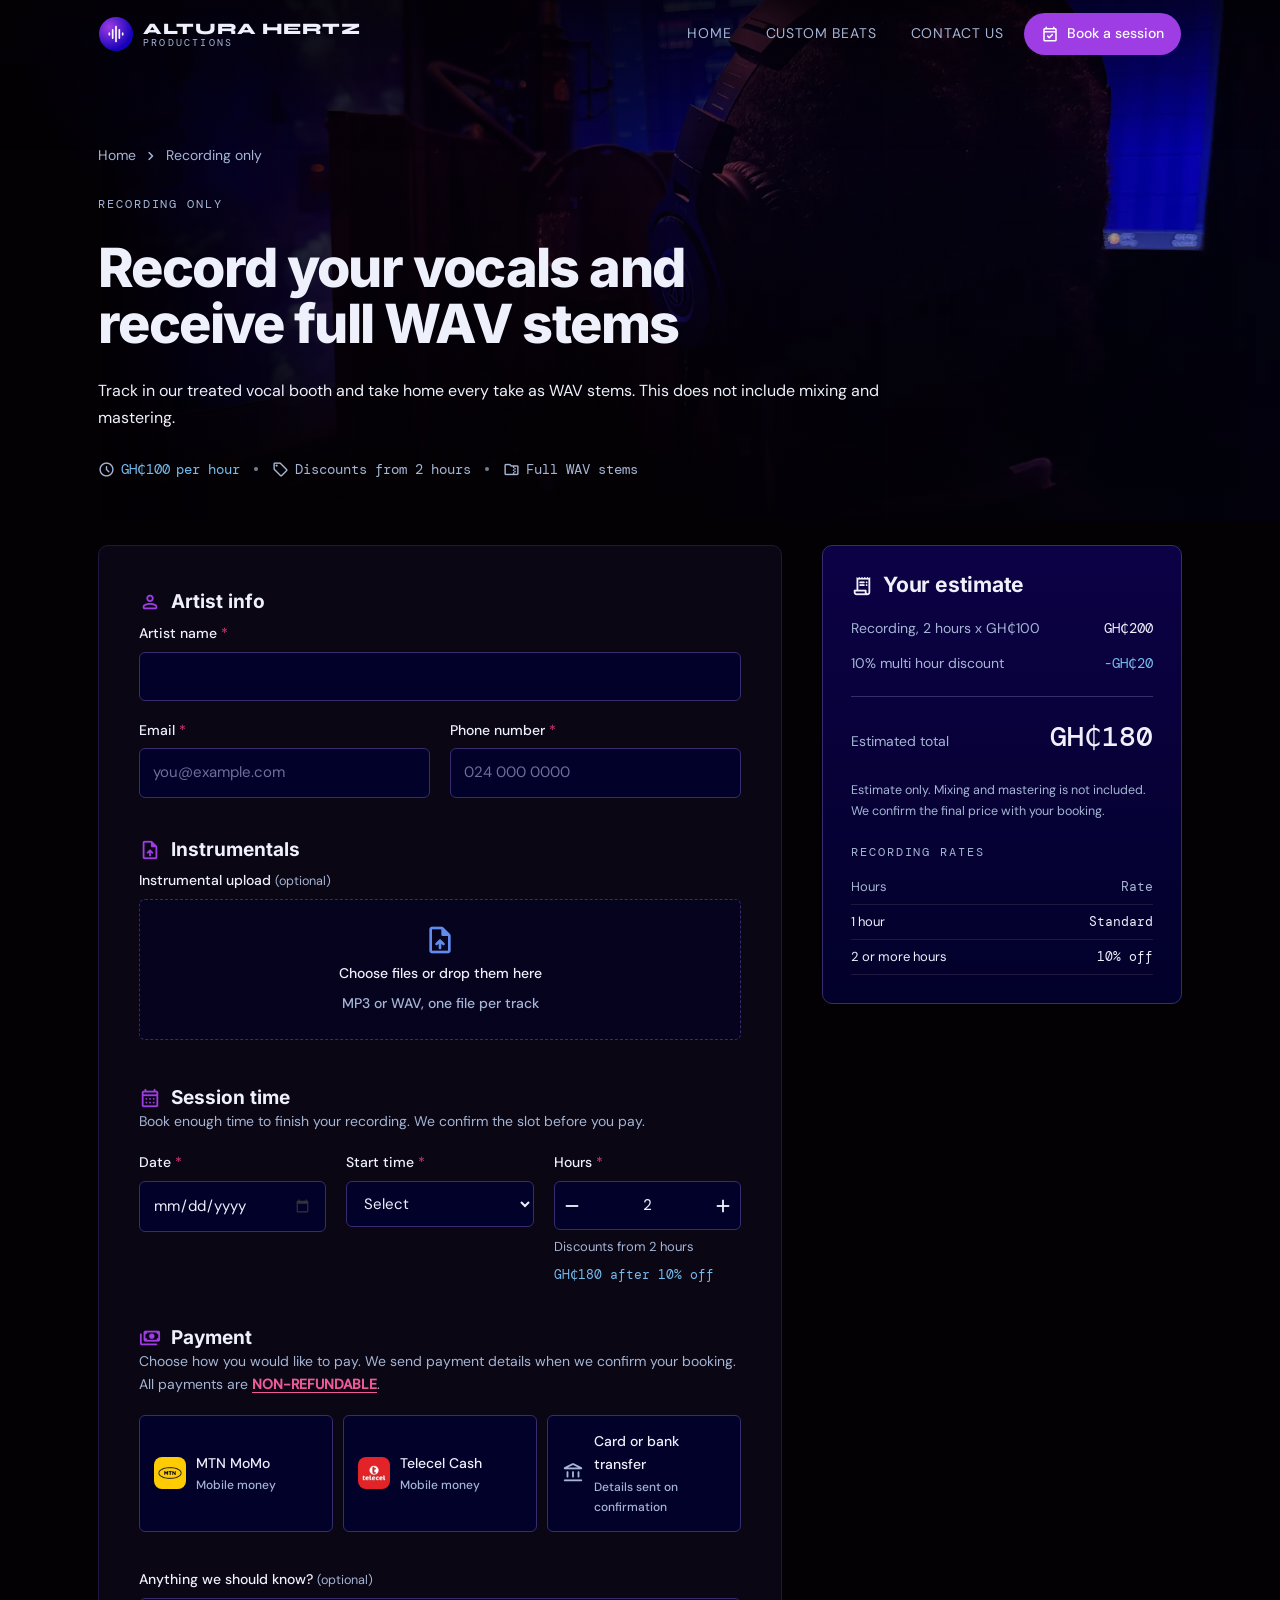
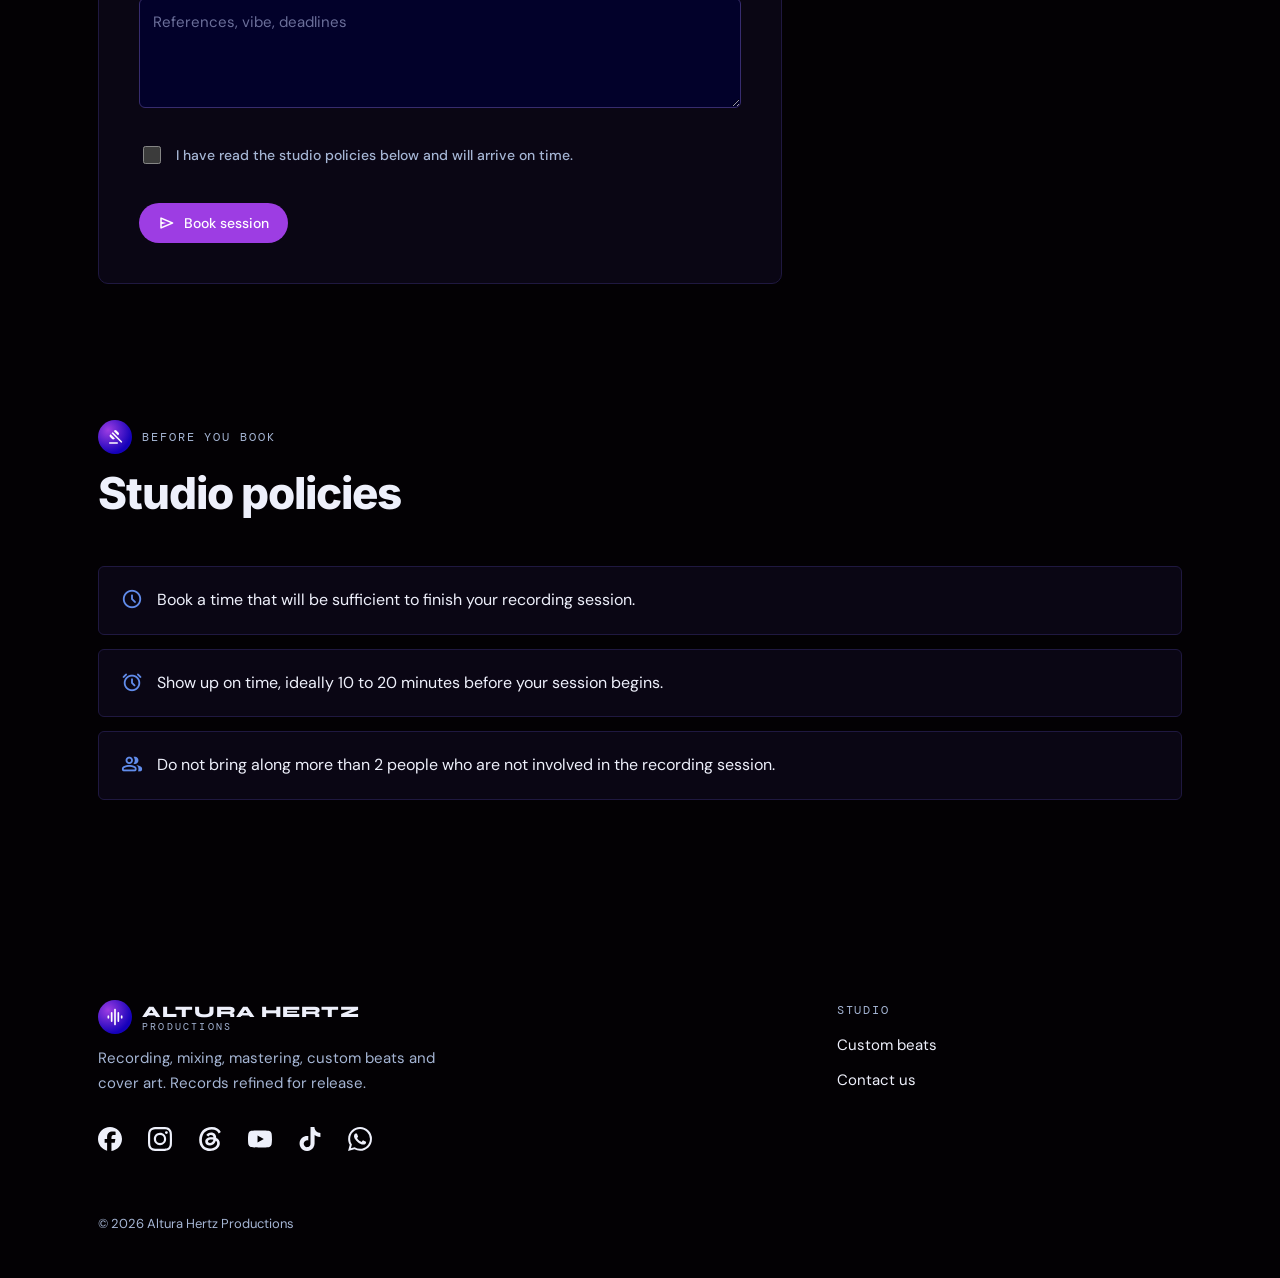
<file: development/recording.html>
<!doctype html>
<html lang="en">
<head>
  <meta charset="utf-8">
  <meta name="viewport" content="width=device-width, initial-scale=1">
  <title>Recording Sessions | Altura Hertz Productions</title>
  <meta name="description" content="Record your vocals at Altura Hertz Productions and receive full WAV stems.">
  <meta name="theme-color" content="#030104">
  <meta property="og:title" content="Recording Sessions | Altura Hertz Productions">
  <meta property="og:description" content="Record your vocals at Altura Hertz Productions and receive full WAV stems.">
  <meta property="og:image" content="assets/img/hero-control-room-1920.webp">
  <link rel="icon" href="data:image/svg+xml,%3Csvg xmlns='http://www.w3.org/2000/svg' viewBox='0 0 64 64'%3E%3Cdefs%3E%3CradialGradient id='g' cx='.3' cy='.3' r='.8'%3E%3Cstop offset='0' stop-color='%239d3de3'/%3E%3Cstop offset='.7' stop-color='%231501b9'/%3E%3C/radialGradient%3E%3C/defs%3E%3Ccircle cx='32' cy='32' r='30' fill='url(%23g)'/%3E%3Cpath d='M14 34h6l4-12 6 22 6-26 5 18 3-6h6' fill='none' stroke='%23eef0fb' stroke-width='4' stroke-linecap='round' stroke-linejoin='round'/%3E%3C/svg%3E">
  <meta name="color-scheme" content="dark">
  <style>html,body{background:#030104;color:#eef0fb}</style>
  <link rel="preload" href="assets/fonts/material-symbols-rounded-300-400.woff2" as="font" type="font/woff2" crossorigin>
  <link rel="preload" href="assets/fonts/syne-600-latin.woff2" as="font" type="font/woff2" crossorigin>
  <link rel="preload" href="assets/fonts/inter-600-800-latin.woff2" as="font" type="font/woff2" crossorigin>
  <link rel="preload" href="assets/fonts/dm-sans-400-latin.woff2" as="font" type="font/woff2" crossorigin>
  <link rel="stylesheet" href="css/fonts.css">
  <link rel="stylesheet" href="css/styles.css">
</head>
<body>
  <a class="skip-link" href="#main">Skip to content</a>
  <header class="site-header">
    <nav class="container nav" aria-label="Main">
      <a class="brand" href="index.html">
        <span class="brand-mark"><span class="material-symbols-rounded" aria-hidden="true">graphic_eq</span></span>
        <span class="brand-name">ALTURA HERTZ<small>PRODUCTIONS</small></span>
      </a>
      <button class="nav-toggle" type="button" aria-expanded="false" aria-controls="nav-links" aria-label="Menu"><span class="eq" aria-hidden="true"><i></i><i></i><i></i><i></i></span></button>
      <ul class="nav-links" id="nav-links">
        <li><a href="index.html"><span class="material-symbols-rounded" aria-hidden="true">home</span><span class="nav-label">Home</span></a></li>
        <li><a href="beats.html"><span class="material-symbols-rounded" aria-hidden="true">piano</span><span class="nav-label">Custom Beats</span></a></li>
        <li><a href="contact.html"><span class="material-symbols-rounded" aria-hidden="true">call</span><span class="nav-label">Contact Us</span></a></li>
        <li><a class="btn btn-primary" href="index.html#services"><span class="material-symbols-rounded" aria-hidden="true">event_available</span><span class="nav-label">Book a session</span></a></li>
      </ul>
    </nav>
  </header>
  <main id="main">
    <section class="page-hero has-image hero-recording">
      <div class="hero-media"><img src="assets/img/recording-session.webp" alt="Artist in headphones recording at the booth microphone" width="1600" height="1200" fetchpriority="high"></div>
      <div class="container hero-inner">
        <nav class="breadcrumb" aria-label="Breadcrumb"><a href="index.html">Home</a><span class="material-symbols-rounded" aria-hidden="true">chevron_right</span><span>Recording only</span></nav>
        <p class="eyebrow">Recording only</p>
        <h1>Record your vocals and receive full WAV stems</h1>
        <p class="lede">Track in our treated vocal booth and take home every take as WAV stems. This does not include mixing and mastering.</p>
        <div class="price-tags"><span class="price-tag"><span class="material-symbols-rounded" aria-hidden="true">schedule</span><span data-price="recordingPerHour">GH&#8373;100</span> per hour</span><span class="price-tag"><span class="material-symbols-rounded" aria-hidden="true">sell</span>Discounts from 2 hours</span><span class="price-tag"><span class="material-symbols-rounded" aria-hidden="true">folder_zip</span>Full WAV stems</span></div>
      </div>
    </section>

    <section class="section" id="book">
      <div class="container booking">
        <div style="display:grid;gap:24px;min-width:0">
        <form class="form-card" id="booking-form" data-mode="recording" data-service-name="Recording only" novalidate>
          <fieldset>
            <legend><span class="material-symbols-rounded" aria-hidden="true">person</span>Artist info</legend>
            <div class="field">
              <label for="artist_name">Artist name <span class="req">*</span></label>
              <input type="text" id="artist_name" name="artist_name" required autocomplete="name">
              <span class="error-text">Enter your name.</span>
            </div>
            <div class="field-row">
              <div class="field">
                <label for="email">Email <span class="req">*</span></label>
                <input type="email" id="email" name="email" required autocomplete="email" placeholder="you@example.com">
                <span class="error-text">Enter a valid email address.</span>
              </div>
              <div class="field">
                <label for="phone">Phone number <span class="req">*</span></label>
                <input type="tel" id="phone" name="phone" required autocomplete="tel" placeholder="024 000 0000">
                <span class="error-text">Enter a phone number we can call or WhatsApp.</span>
              </div>
            </div>
          </fieldset>
          <fieldset>
            <legend><span class="material-symbols-rounded" aria-hidden="true">upload_file</span>Instrumentals</legend>
            <div class="field" data-file-or-link="Instrumentals" data-optional>
              <span class="label">Instrumental upload <span class="optional">(optional)</span></span>
              <label class="dropzone" data-list="instrumental-list">
                <span class="material-symbols-rounded" aria-hidden="true">upload_file</span>
                <strong>Choose files or drop them here</strong>
                <span>MP3 or WAV, one file per track</span>
                <input type="file" name="instrumental" accept=".mp3,.wav" multiple>
              </label>
              <ul class="file-list" id="instrumental-list"></ul>
              <span class="error-text">Instrumentals must be MP3 or WAV files.</span>
            </div>
          </fieldset>
          <fieldset>
            <legend><span class="material-symbols-rounded" aria-hidden="true">calendar_month</span>Session time</legend>
            <p class="fieldset-note">Book enough time to finish your recording. We confirm the slot before you pay.</p>
            <div class="field-row three">
              <div class="field">
                <label for="session_date">Date <span class="req">*</span></label>
                <input type="date" id="session_date" name="session_date" required>
                <span class="error-text">Pick a date.</span>
              </div>
              <div class="field">
                <label for="session_time">Start time <span class="req">*</span></label>
                <select id="session_time" name="session_time" required>
                  <option value="">Select</option>
                </select>
                <span class="error-text">Pick a start time.</span>
              </div>
            <div class="field">
              <label for="hours">Hours <span class="req">*</span></label>
              <div class="stepper">
                <button type="button" data-step="-1" aria-label="Fewer"><span class="material-symbols-rounded" aria-hidden="true">remove</span></button>
                <input type="number" id="hours" name="hours" value="2" min="1" inputmode="numeric" required>
                <button type="button" data-step="1" aria-label="More"><span class="material-symbols-rounded" aria-hidden="true">add</span></button>
              </div>
              <span class="hint">Discounts from 2 hours</span>
              <span class="line-price" id="hours-price" aria-live="polite"></span>
            </div>

            </div>
          </fieldset>
          <fieldset>
            <legend><span class="material-symbols-rounded" aria-hidden="true">payments</span>Payment</legend>
            <p class="fieldset-note">Choose how you would like to pay. We send payment details when we confirm your booking. All payments are <strong class="no-refund">NON-REFUNDABLE</strong>.</p>
            <div class="field">
              <div class="choice-grid" id="payment-options" role="radiogroup" aria-label="Payment method"></div>
              <span class="error-text">Choose a payment method.</span>
            </div>
          </fieldset>
          <div class="field">
            <label for="notes">Anything we should know? <span class="optional">(optional)</span></label>
            <textarea id="notes" name="notes" placeholder="References, vibe, deadlines"></textarea>
          </div>
          <div class="field">
            <label class="check"><input type="checkbox" id="agree" name="agree_policies" required><span>I have read the studio policies below and will arrive on time.</span></label>
            <span class="error-text">Please accept the studio policies to continue.</span>
          </div>
          <div>
            <button class="btn btn-primary" type="submit" data-label="Book session"><span class="material-symbols-rounded" aria-hidden="true">send</span><span class="label">Book session</span></button>
          </div>
        </form>
        <section class="confirmation" id="confirmation" tabindex="-1" hidden aria-live="polite">
          <h3><span class="material-symbols-rounded" aria-hidden="true">check_circle</span><span data-heading>Your booking is ready to send</span></h3>
          <p data-intro></p>
          <pre></pre>
          <div class="actions">
            <a class="btn btn-primary" href="#" data-send-whatsapp target="_blank" rel="noopener"><span class="material-symbols-rounded" aria-hidden="true">chat</span>Send on WhatsApp</a>
            <a class="btn btn-ghost" href="#" data-send-email><span class="material-symbols-rounded" aria-hidden="true">mail</span>Send by email</a>
            <button class="btn btn-ghost" type="button" data-copy-summary><span class="material-symbols-rounded" aria-hidden="true">content_copy</span><span class="label">Copy summary</span></button>
          </div>
        </section>
        </div>
      <aside class="summary" aria-label="Price summary">
        <h3><span class="material-symbols-rounded" aria-hidden="true">receipt_long</span>Your estimate</h3>
        <dl class="summary-lines" id="summary-lines"></dl>
        <div class="summary-total"><span>Estimated total</span><strong id="summary-total" aria-live="polite"></strong></div>
        <p class="fine">Estimate only. Mixing and mastering is not included. We confirm the final price with your booking.</p>
          <div>
            <p class="eyebrow" style="margin-bottom:8px">Recording rates</p>
            <table class="tier-table" id="hour-tiers"></table>
          </div>
      </aside>
      </div>
    </section>
    <section class="section" style="padding-top:0">
      <div class="container">
        <div class="section-head"><div class="section-head-top"><span class="section-icon" aria-hidden="true"><span class="material-symbols-rounded">gavel</span></span><p class="eyebrow">Before you book</p></div><h2>Studio policies</h2></div>
        <ul class="policy-list">
          <li><span class="material-symbols-rounded" aria-hidden="true">schedule</span><span>Book a time that will be sufficient to finish your recording session.</span></li>
          <li><span class="material-symbols-rounded" aria-hidden="true">alarm</span><span>Show up on time, ideally 10 to 20 minutes before your session begins.</span></li>
          <li><span class="material-symbols-rounded" aria-hidden="true">group</span><span>Do not bring along more than 2 people who are not involved in the recording session.</span></li>
        </ul>
      </div>
    </section>
  </main>
  <footer class="site-footer">
    <div class="container">
      <div class="footer-grid">
        <div>
          <a class="brand" href="index.html">
            <span class="brand-mark"><span class="material-symbols-rounded" aria-hidden="true">graphic_eq</span></span>
            <span class="brand-name">ALTURA HERTZ<small>PRODUCTIONS</small></span>
          </a>
          <p>Recording, mixing, mastering, custom beats and cover art. Records refined for release.</p>
          <ul class="socials" aria-label="Altura Hertz on social media">
            <li><a href="#" data-social="facebook" target="_blank" rel="noopener" aria-label="Facebook" title="Facebook"><svg viewBox="0 0 24 24" aria-hidden="true" focusable="false"><path d="M9.101 23.691v-7.98H6.627v-3.667h2.474v-1.58c0-4.085 1.848-5.978 5.858-5.978.401 0 .955.042 1.468.103a8.68 8.68 0 0 1 1.141.195v3.325a8.623 8.623 0 0 0-.653-.036 26.805 26.805 0 0 0-.733-.009c-.707 0-1.259.096-1.675.309a1.686 1.686 0 0 0-.679.622c-.258.42-.374.995-.374 1.752v1.297h3.919l-.386 2.103-.287 1.564h-3.246v8.245C19.396 23.238 24 18.179 24 12.044c0-6.627-5.373-12-12-12s-12 5.373-12 12c0 5.628 3.874 10.35 9.101 11.647Z"/></svg></a></li>
            <li><a href="#" data-social="instagram" target="_blank" rel="noopener" aria-label="Instagram" title="Instagram"><svg viewBox="0 0 24 24" aria-hidden="true" focusable="false"><path d="M7.0301.084c-1.2768.0602-2.1487.264-2.911.5634-.7888.3075-1.4575.72-2.1228 1.3877-.6652.6677-1.075 1.3368-1.3802 2.127-.2954.7638-.4956 1.6365-.552 2.914-.0564 1.2775-.0689 1.6882-.0626 4.947.0062 3.2586.0206 3.6671.0825 4.9473.061 1.2765.264 2.1482.5635 2.9107.308.7889.72 1.4573 1.388 2.1228.6679.6655 1.3365 1.0743 2.1285 1.38.7632.295 1.6361.4961 2.9134.552 1.2773.056 1.6884.069 4.9462.0627 3.2578-.0062 3.668-.0207 4.9478-.0814 1.28-.0607 2.147-.2652 2.9098-.5633.7889-.3086 1.4578-.72 2.1228-1.3881.665-.6682 1.0745-1.3378 1.3795-2.1284.2957-.7632.4966-1.636.552-2.9124.056-1.2809.0692-1.6898.063-4.948-.0063-3.2583-.021-3.6668-.0817-4.9465-.0607-1.2797-.264-2.1487-.5633-2.9117-.3084-.7889-.72-1.4568-1.3876-2.1228C21.2982 1.33 20.628.9208 19.8378.6165 19.074.321 18.2017.1197 16.9244.0645 15.6471.0093 15.236-.005 11.977.0014 8.718.0076 8.31.0215 7.0301.0839m.1402 21.6932c-1.17-.0509-1.8053-.2453-2.2287-.408-.5606-.216-.96-.4771-1.3819-.895-.422-.4178-.6811-.8186-.9-1.378-.1644-.4234-.3624-1.058-.4171-2.228-.0595-1.2645-.072-1.6442-.079-4.848-.007-3.2037.0053-3.583.0607-4.848.05-1.169.2456-1.805.408-2.2282.216-.5613.4762-.96.895-1.3816.4188-.4217.8184-.6814 1.3783-.9003.423-.1651 1.0575-.3614 2.227-.4171 1.2655-.06 1.6447-.072 4.848-.079 3.2033-.007 3.5835.005 4.8495.0608 1.169.0508 1.8053.2445 2.228.408.5608.216.96.4754 1.3816.895.4217.4194.6816.8176.9005 1.3787.1653.4217.3617 1.056.4169 2.2263.0602 1.2655.0739 1.645.0796 4.848.0058 3.203-.0055 3.5834-.061 4.848-.051 1.17-.245 1.8055-.408 2.2294-.216.5604-.4763.96-.8954 1.3814-.419.4215-.8181.6811-1.3783.9-.4224.1649-1.0577.3617-2.2262.4174-1.2656.0595-1.6448.072-4.8493.079-3.2045.007-3.5825-.006-4.848-.0608M16.953 5.5864A1.44 1.44 0 1 0 18.39 4.144a1.44 1.44 0 0 0-1.437 1.4424M5.8385 12.012c.0067 3.4032 2.7706 6.1557 6.173 6.1493 3.4026-.0065 6.157-2.7701 6.1506-6.1733-.0065-3.4032-2.771-6.1565-6.174-6.1498-3.403.0067-6.156 2.771-6.1496 6.1738M8 12.0077a4 4 0 1 1 4.008 3.9921A3.9996 3.9996 0 0 1 8 12.0077"/></svg></a></li>
            <li><a href="#" data-social="threads" target="_blank" rel="noopener" aria-label="Threads" title="Threads"><svg viewBox="0 0 24 24" aria-hidden="true" focusable="false"><path d="M18.263 11.097c-.03-3.486-1.92-5.586-5.111-5.586-2.13 0-3.922.963-4.863 2.499l2.062 1.438c.535-.843 1.272-1.543 2.628-1.543 1.528 0 2.318.85 2.544 2.431a15 15 0 0 0-2.236-.173c-4.125 0-6.068 1.867-6.068 4.336s1.943 3.99 4.804 3.99c3.139 0 5.013-2.115 5.781-4.735.798.361 1.348 1.204 1.348 2.47 0 3.387-3.907 5.232-7.22 5.232-4.885 0-8.077-3.207-8.077-8.424 0-6.392 4.223-10.487 9.9-10.487 3.808 0 5.69 1.671 6.97 3.914l2.108-1.475C21.44 2.078 18.331 0 13.663 0 6.227 0 1.168 5.277 1.168 12.934c0 7 4.953 11.066 10.856 11.066 4.878 0 9.809-2.846 9.809-7.716 0-2.545-1.46-4.231-3.569-5.187m-6.33 4.855c-1.077 0-2.026-.512-2.026-1.453 0-1.483 1.822-1.934 3.606-1.934.678 0 1.34.045 1.927.173-.422 1.927-1.671 3.215-3.508 3.214Z"/></svg></a></li>
            <li><a href="#" data-social="youtube" target="_blank" rel="noopener" aria-label="YouTube" title="YouTube"><svg viewBox="0 0 24 24" aria-hidden="true" focusable="false"><path d="M23.498 6.186a3.016 3.016 0 0 0-2.122-2.136C19.505 3.545 12 3.545 12 3.545s-7.505 0-9.377.505A3.017 3.017 0 0 0 .502 6.186C0 8.07 0 12 0 12s0 3.93.502 5.814a3.016 3.016 0 0 0 2.122 2.136c1.871.505 9.376.505 9.376.505s7.505 0 9.377-.505a3.015 3.015 0 0 0 2.122-2.136C24 15.93 24 12 24 12s0-3.93-.502-5.814zM9.545 15.568V8.432L15.818 12l-6.273 3.568z"/></svg></a></li>
            <li><a href="#" data-social="tiktok" target="_blank" rel="noopener" aria-label="TikTok" title="TikTok"><svg viewBox="0 0 24 24" aria-hidden="true" focusable="false"><path d="M12.525.02c1.31-.02 2.61-.01 3.91-.02.08 1.53.63 3.09 1.75 4.17 1.12 1.11 2.7 1.62 4.24 1.79v4.03c-1.44-.05-2.89-.35-4.2-.97-.57-.26-1.1-.59-1.62-.93-.01 2.92.01 5.84-.02 8.75-.08 1.4-.54 2.79-1.35 3.94-1.31 1.92-3.58 3.17-5.91 3.21-1.43.08-2.86-.31-4.08-1.03-2.02-1.19-3.44-3.37-3.65-5.71-.02-.5-.03-1-.01-1.49.18-1.9 1.12-3.72 2.58-4.96 1.66-1.44 3.98-2.13 6.15-1.72.02 1.48-.04 2.96-.04 4.44-.99-.32-2.15-.23-3.02.37-.63.41-1.11 1.04-1.36 1.75-.21.51-.15 1.07-.14 1.61.24 1.64 1.82 3.02 3.5 2.87 1.12-.01 2.19-.66 2.77-1.61.19-.33.4-.67.41-1.06.1-1.79.06-3.57.07-5.36.01-4.03-.01-8.05.02-12.07z"/></svg></a></li>
            <li><a href="#" data-whatsapp-link target="_blank" rel="noopener" aria-label="WhatsApp" title="WhatsApp"><svg viewBox="0 0 24 24" aria-hidden="true" focusable="false"><path d="M17.472 14.382c-.297-.149-1.758-.867-2.03-.967-.273-.099-.471-.148-.67.15-.197.297-.767.966-.94 1.164-.173.199-.347.223-.644.075-.297-.15-1.255-.463-2.39-1.475-.883-.788-1.48-1.761-1.653-2.059-.173-.297-.018-.458.13-.606.134-.133.298-.347.446-.52.149-.174.198-.298.298-.497.099-.198.05-.371-.025-.52-.075-.149-.669-1.612-.916-2.207-.242-.579-.487-.5-.669-.51-.173-.008-.371-.01-.57-.01-.198 0-.52.074-.792.372-.272.297-1.04 1.016-1.04 2.479 0 1.462 1.065 2.875 1.213 3.074.149.198 2.096 3.2 5.077 4.487.709.306 1.262.489 1.694.625.712.227 1.36.195 1.871.118.571-.085 1.758-.719 2.006-1.413.248-.694.248-1.289.173-1.413-.074-.124-.272-.198-.57-.347m-5.421 7.403h-.004a9.87 9.87 0 01-5.031-1.378l-.361-.214-3.741.982.998-3.648-.235-.374a9.86 9.86 0 01-1.51-5.26c.001-5.45 4.436-9.884 9.888-9.884 2.64 0 5.122 1.03 6.988 2.898a9.825 9.825 0 012.893 6.994c-.003 5.45-4.437 9.884-9.885 9.884m8.413-18.297A11.815 11.815 0 0012.05 0C5.495 0 .16 5.335.157 11.892c0 2.096.547 4.142 1.588 5.945L.057 24l6.305-1.654a11.882 11.882 0 005.683 1.448h.005c6.554 0 11.89-5.335 11.893-11.893a11.821 11.821 0 00-3.48-8.413Z"/></svg></a></li>
          </ul>
        </div>
        <div>
          <h4>Studio</h4>
          <ul>
            <li><a href="beats.html">Custom beats</a></li>
            <li><a href="contact.html">Contact us</a></li>
          </ul>
        </div>
      </div>
      <div class="footer-base">
        <span>&copy; <span data-year>2026</span> Altura Hertz Productions</span>
      </div>
    </div>
  </footer>
  <script src="js/config.js"></script>
  <script src="js/main.js"></script>
  <script src="js/booking.js"></script>
</body>
</html>
</file>
<file: development/css/fonts.css>
/* Self hosted fonts. Downloaded from Google Fonts so pages render without waiting on the network.
   Material Symbols is cut down to the icons the site uses. To add an icon, see the Editing guide in documentation.
   Icon font source: https://fonts.googleapis.com/css2?family=Material+Symbols+Rounded:opsz,wght,FILL,GRAD@20..48,300..400,0..1,0&display=block&icon_names=account_balance,add,alarm,album,arrow_forward,attach_file,audio_file,block,calendar_month,call,cancel,chat,check_circle,chevron_right,close,content_copy,database,download,error,event,event_available,event_busy,floor,folder_zip,gavel,graphic_eq,group,home,hourglass_top,image,inbox,info,key,label,library_music,list,location_on,lock,login,logout,mail,menu,mic,mic_external_on,notifications_active,open_in_new,paid,pause,payments,person,photo_library,piano,play_arrow,queue_music,receipt_long,refresh,remove,request_quote,save,schedule,search,sell,send,settings_input_component,shopping_cart,smartphone,speaker,storefront,task_alt,tune,upload_file,visibility,visibility_off,warning
   Icon names must stay in alphabetical order. */

/* latin-ext */
@font-face {
  font-family: 'DM Mono';
  font-style: normal;
  font-weight: 400;
  font-display: swap;
  src: url(../assets/fonts/dm-mono-400-latin-ext.woff2) format('woff2');
  unicode-range: U+0100-02BA, U+02BD-02C5, U+02C7-02CC, U+02CE-02D7, U+02DD-02FF, U+0304, U+0308, U+0329, U+1D00-1DBF, U+1E00-1E9F, U+1EF2-1EFF, U+2020, U+20A0-20AB, U+20AD-20C0, U+2113, U+2C60-2C7F, U+A720-A7FF;
}

/* latin */
@font-face {
  font-family: 'DM Mono';
  font-style: normal;
  font-weight: 400;
  font-display: swap;
  src: url(../assets/fonts/dm-mono-400-latin.woff2) format('woff2');
  unicode-range: U+0000-00FF, U+0131, U+0152-0153, U+02BB-02BC, U+02C6, U+02DA, U+02DC, U+0304, U+0308, U+0329, U+2000-206F, U+20AC, U+2122, U+2191, U+2193, U+2212, U+2215, U+FEFF, U+FFFD;
}

/* latin-ext */
@font-face {
  font-family: 'DM Mono';
  font-style: normal;
  font-weight: 500;
  font-display: swap;
  src: url(../assets/fonts/dm-mono-500-latin-ext.woff2) format('woff2');
  unicode-range: U+0100-02BA, U+02BD-02C5, U+02C7-02CC, U+02CE-02D7, U+02DD-02FF, U+0304, U+0308, U+0329, U+1D00-1DBF, U+1E00-1E9F, U+1EF2-1EFF, U+2020, U+20A0-20AB, U+20AD-20C0, U+2113, U+2C60-2C7F, U+A720-A7FF;
}

/* latin */
@font-face {
  font-family: 'DM Mono';
  font-style: normal;
  font-weight: 500;
  font-display: swap;
  src: url(../assets/fonts/dm-mono-500-latin.woff2) format('woff2');
  unicode-range: U+0000-00FF, U+0131, U+0152-0153, U+02BB-02BC, U+02C6, U+02DA, U+02DC, U+0304, U+0308, U+0329, U+2000-206F, U+20AC, U+2122, U+2191, U+2193, U+2212, U+2215, U+FEFF, U+FFFD;
}

/* latin-ext */
@font-face {
  font-family: 'DM Sans';
  font-style: normal;
  font-weight: 400;
  font-display: swap;
  src: url(../assets/fonts/dm-sans-400-latin-ext.woff2) format('woff2');
  unicode-range: U+0100-02BA, U+02BD-02C5, U+02C7-02CC, U+02CE-02D7, U+02DD-02FF, U+0304, U+0308, U+0329, U+1D00-1DBF, U+1E00-1E9F, U+1EF2-1EFF, U+2020, U+20A0-20AB, U+20AD-20C0, U+2113, U+2C60-2C7F, U+A720-A7FF;
}

/* latin */
@font-face {
  font-family: 'DM Sans';
  font-style: normal;
  font-weight: 400;
  font-display: swap;
  src: url(../assets/fonts/dm-sans-400-latin.woff2) format('woff2');
  unicode-range: U+0000-00FF, U+0131, U+0152-0153, U+02BB-02BC, U+02C6, U+02DA, U+02DC, U+0304, U+0308, U+0329, U+2000-206F, U+20AC, U+2122, U+2191, U+2193, U+2212, U+2215, U+FEFF, U+FFFD;
}

/* latin-ext */
@font-face {
  font-family: 'DM Sans';
  font-style: normal;
  font-weight: 500;
  font-display: swap;
  src: url(../assets/fonts/dm-sans-400-latin-ext.woff2) format('woff2');
  unicode-range: U+0100-02BA, U+02BD-02C5, U+02C7-02CC, U+02CE-02D7, U+02DD-02FF, U+0304, U+0308, U+0329, U+1D00-1DBF, U+1E00-1E9F, U+1EF2-1EFF, U+2020, U+20A0-20AB, U+20AD-20C0, U+2113, U+2C60-2C7F, U+A720-A7FF;
}

/* latin */
@font-face {
  font-family: 'DM Sans';
  font-style: normal;
  font-weight: 500;
  font-display: swap;
  src: url(../assets/fonts/dm-sans-400-latin.woff2) format('woff2');
  unicode-range: U+0000-00FF, U+0131, U+0152-0153, U+02BB-02BC, U+02C6, U+02DA, U+02DC, U+0304, U+0308, U+0329, U+2000-206F, U+20AC, U+2122, U+2191, U+2193, U+2212, U+2215, U+FEFF, U+FFFD;
}

/* latin-ext */
@font-face {
  font-family: 'Syne';
  font-style: normal;
  font-weight: 600;
  font-display: swap;
  src: url(../assets/fonts/syne-600-latin-ext.woff2) format('woff2');
  unicode-range: U+0100-02BA, U+02BD-02C5, U+02C7-02CC, U+02CE-02D7, U+02DD-02FF, U+0304, U+0308, U+0329, U+1D00-1DBF, U+1E00-1E9F, U+1EF2-1EFF, U+2020, U+20A0-20AB, U+20AD-20C0, U+2113, U+2C60-2C7F, U+A720-A7FF;
}

/* latin */
@font-face {
  font-family: 'Syne';
  font-style: normal;
  font-weight: 600;
  font-display: swap;
  src: url(../assets/fonts/syne-600-latin.woff2) format('woff2');
  unicode-range: U+0000-00FF, U+0131, U+0152-0153, U+02BB-02BC, U+02C6, U+02DA, U+02DC, U+0304, U+0308, U+0329, U+2000-206F, U+20AC, U+2122, U+2191, U+2193, U+2212, U+2215, U+FEFF, U+FFFD;
}

/* latin-ext */
@font-face {
  font-family: 'Syne';
  font-style: normal;
  font-weight: 800;
  font-display: swap;
  src: url(../assets/fonts/syne-600-latin-ext.woff2) format('woff2');
  unicode-range: U+0100-02BA, U+02BD-02C5, U+02C7-02CC, U+02CE-02D7, U+02DD-02FF, U+0304, U+0308, U+0329, U+1D00-1DBF, U+1E00-1E9F, U+1EF2-1EFF, U+2020, U+20A0-20AB, U+20AD-20C0, U+2113, U+2C60-2C7F, U+A720-A7FF;
}

/* latin */
@font-face {
  font-family: 'Syne';
  font-style: normal;
  font-weight: 800;
  font-display: swap;
  src: url(../assets/fonts/syne-600-latin.woff2) format('woff2');
  unicode-range: U+0000-00FF, U+0131, U+0152-0153, U+02BB-02BC, U+02C6, U+02DA, U+02DC, U+0304, U+0308, U+0329, U+2000-206F, U+20AC, U+2122, U+2191, U+2193, U+2212, U+2215, U+FEFF, U+FFFD;
}

@font-face {
  font-family: 'Material Symbols Rounded';
  font-style: normal;
  font-weight: 300 400;
  font-display: block;
  src: url(../assets/fonts/material-symbols-rounded-300-400.woff2) format('woff2');
}


/* Inter: all headings (v1.11.0). Licence: SIL Open Font License. */
/* latin-ext */
@font-face {
  font-family: 'Inter';
  font-style: normal;
  font-weight: 600;
  font-display: swap;
  src: url(../assets/fonts/inter-600-800-latin-ext.woff2) format('woff2');
  unicode-range: U+0100-02BA, U+02BD-02C5, U+02C7-02CC, U+02CE-02D7, U+02DD-02FF, U+0304, U+0308, U+0329, U+1D00-1DBF, U+1E00-1E9F, U+1EF2-1EFF, U+2020, U+20A0-20AB, U+20AD-20C0, U+2113, U+2C60-2C7F, U+A720-A7FF;
}
/* latin */
@font-face {
  font-family: 'Inter';
  font-style: normal;
  font-weight: 600;
  font-display: swap;
  src: url(../assets/fonts/inter-600-800-latin.woff2) format('woff2');
  unicode-range: U+0000-00FF, U+0131, U+0152-0153, U+02BB-02BC, U+02C6, U+02DA, U+02DC, U+0304, U+0308, U+0329, U+2000-206F, U+20AC, U+2122, U+2191, U+2193, U+2212, U+2215, U+FEFF, U+FFFD;
}
/* latin-ext */
@font-face {
  font-family: 'Inter';
  font-style: normal;
  font-weight: 700;
  font-display: swap;
  src: url(../assets/fonts/inter-600-800-latin-ext.woff2) format('woff2');
  unicode-range: U+0100-02BA, U+02BD-02C5, U+02C7-02CC, U+02CE-02D7, U+02DD-02FF, U+0304, U+0308, U+0329, U+1D00-1DBF, U+1E00-1E9F, U+1EF2-1EFF, U+2020, U+20A0-20AB, U+20AD-20C0, U+2113, U+2C60-2C7F, U+A720-A7FF;
}
/* latin */
@font-face {
  font-family: 'Inter';
  font-style: normal;
  font-weight: 700;
  font-display: swap;
  src: url(../assets/fonts/inter-600-800-latin.woff2) format('woff2');
  unicode-range: U+0000-00FF, U+0131, U+0152-0153, U+02BB-02BC, U+02C6, U+02DA, U+02DC, U+0304, U+0308, U+0329, U+2000-206F, U+20AC, U+2122, U+2191, U+2193, U+2212, U+2215, U+FEFF, U+FFFD;
}
/* latin-ext */
@font-face {
  font-family: 'Inter';
  font-style: normal;
  font-weight: 800;
  font-display: swap;
  src: url(../assets/fonts/inter-600-800-latin-ext.woff2) format('woff2');
  unicode-range: U+0100-02BA, U+02BD-02C5, U+02C7-02CC, U+02CE-02D7, U+02DD-02FF, U+0304, U+0308, U+0329, U+1D00-1DBF, U+1E00-1E9F, U+1EF2-1EFF, U+2020, U+20A0-20AB, U+20AD-20C0, U+2113, U+2C60-2C7F, U+A720-A7FF;
}
/* latin */
@font-face {
  font-family: 'Inter';
  font-style: normal;
  font-weight: 800;
  font-display: swap;
  src: url(../assets/fonts/inter-600-800-latin.woff2) format('woff2');
  unicode-range: U+0000-00FF, U+0131, U+0152-0153, U+02BB-02BC, U+02C6, U+02DA, U+02DC, U+0304, U+0308, U+0329, U+2000-206F, U+20AC, U+2122, U+2191, U+2193, U+2212, U+2215, U+FEFF, U+FFFD;
}
</file>
<file: development/css/styles.css>
/* Altura Hertz Productions
   Colour tokens come from design/colour-template. Change colours here only. */

:root {
  color-scheme: dark;

  /* Grounds */
  --ah-void: #030104;
  --ah-midnight: #02012a;
  --ah-deep-indigo: #0c0145;
  --ah-plum: #16043f;

  /* Studio light */
  --ah-studio-blue: #1501b9;
  --ah-electric-indigo: #280fd1;
  --ah-ultraviolet: #4e11dc;
  --ah-neon-violet: #9d3de3;

  /* Screen and clouds */
  --ah-periwinkle: #4642b6;
  --ah-monitor-blue: #618ceb;
  --ah-ice: #76bced;
  --ah-cloud: #a5b5d4;
  --ah-white: #eef0fb;

  /* Booth warmth */
  --ah-booth-red: #bc2234;
  --ah-rose: #c2346d;

  /* Roles */
  --bg: var(--ah-void);
  --surface: #0a0614;
  --surface-2: var(--ah-midnight);
  --line: #1f1840;
  --line-strong: #372c6e;
  --text: var(--ah-white);
  --muted: var(--ah-cloud);
  --accent: var(--ah-neon-violet);
  --accent-hover: #b25cf0;
  --link: var(--ah-monitor-blue);
  --price: var(--ah-ice);
  --danger: var(--ah-booth-red);

  --display: "Syne", "Arial Black", system-ui, sans-serif;   /* logo only */
  --heading: "Inter", system-ui, -apple-system, "Segoe UI", sans-serif;
  --body: "DM Sans", system-ui, -apple-system, "Segoe UI", sans-serif;
  --mono: "DM Mono", ui-monospace, "Cascadia Mono", Consolas, monospace;

  --radius: 10px;
  --radius-sm: 6px;
  --max: 1180px;
  --gutter: clamp(20px, 5vw, 48px);
}

*, *::before, *::after { box-sizing: border-box; }

html { background: var(--ah-void); }

/* Cross page fade (Chrome and Edge). The header stays put while the page content fades. */
@view-transition { navigation: auto; }
::view-transition-old(root), ::view-transition-new(root) { animation-duration: .18s; }
.site-header { view-transition-name: site-header; }

body {
  margin: 0;
  background: var(--bg);
  color: var(--text);
  font-family: var(--body);
  font-size: 16px;
  line-height: 1.68;
  -webkit-font-smoothing: antialiased;
}

img { max-width: 100%; display: block; }
a { color: var(--link); }
a:hover { color: var(--ah-ice); }

:focus-visible { outline: 2px solid var(--accent); outline-offset: 3px; }

h1, h2, h3 {
  font-family: var(--heading);
  line-height: 1.08;
  margin: 0;
  text-wrap: balance;
}
/* All headings use Inter (v1.11.0). The logo keeps Syne. */
h1 { font-weight: 800; font-size: clamp(38px, 6.4vw, 72px); line-height: 1.04; letter-spacing: -.03em; }
h2 { font-weight: 800; font-size: clamp(28px, 4vw, 44px); letter-spacing: -.025em; }
h3 { font-weight: 700; font-size: 21px; letter-spacing: -.01em; }
p { margin: 0; }

.container { max-width: var(--max); margin-inline: auto; padding-inline: var(--gutter); }

.eyebrow {
  font-family: var(--mono);
  font-size: 12px;
  letter-spacing: .16em;
  text-transform: uppercase;
  color: var(--muted);
}

.muted { color: var(--muted); }

.material-symbols-rounded {
  font-family: "Material Symbols Rounded";
  font-weight: normal;
  font-style: normal;
  font-size: 22px;
  line-height: 1;
  letter-spacing: normal;
  text-transform: none;
  white-space: nowrap;
  direction: ltr;
  font-feature-settings: "liga";
  -webkit-font-smoothing: antialiased;
  font-variation-settings: "FILL" 0, "wght" 400, "GRAD" 0, "opsz" 24;
  /* Fixed box so the icon never changes the layout while the font loads */
  display: inline-block;
  width: 1em;
  height: 1em;
  overflow: hidden;
  flex-shrink: 0;
  vertical-align: middle;
  user-select: none;
}

.skip-link {
  position: absolute; left: 12px; top: -60px;
  background: var(--accent); color: #fff; padding: 10px 16px; border-radius: var(--radius-sm);
  z-index: 100; text-decoration: none;
}
.skip-link:focus { top: 12px; }

/* Header */
.site-header {
  position: sticky;
  top: 0;
  z-index: 50;
  background: rgba(3, 1, 4, .82);
  backdrop-filter: blur(12px);
  -webkit-backdrop-filter: blur(12px);
}
/* Transparent nav on desktop (v1.8.3): no background or blur, and the page hero slides up
   behind it so the nav floats over the photo. Phones keep the solid bar for the dropdown menu. */
@media (min-width: 821px) {
  .site-header { background: transparent; backdrop-filter: none; -webkit-backdrop-filter: none; }
  .site-header + main { margin-top: -68px; }
  .hero .hero-inner { padding-top: calc(clamp(80px, 14vw, 170px) + 68px); }
  .page-hero .hero-inner { padding-top: calc(clamp(56px, 9vw, 110px) + 68px); }
  .page-hero:has(+ #book) .hero-inner { padding-top: calc(clamp(40px, 6vw, 76px) + 68px); }
  /* Soft dark fade at the top of the photo so the nav links stay readable */
  .hero::before, .page-hero::before {
    content: ""; position: absolute; left: 0; right: 0; top: 0; height: 150px; z-index: 1;
    background: linear-gradient(180deg, rgba(3, 1, 4, .72) 0%, rgba(3, 1, 4, .35) 55%, rgba(3, 1, 4, 0) 100%);
    pointer-events: none;
  }
  .hero .hero-inner, .page-hero .hero-inner { z-index: 2; }

  /* Split nav (v1.9.0): the logo never has a background. The links sit in a rounded pill
     that gains a dark blurred background once the page scrolls past the hero (main.js adds .is-scrolled). */
  .nav-links {
    padding: 5px;
    border-radius: 999px;
    border: 1px solid transparent;
    transition: background-color .3s ease, border-color .3s ease, box-shadow .3s ease, backdrop-filter .3s ease;
  }
  .site-header.is-scrolled .nav-links {
    background: rgba(10, 6, 24, .78);
    border-color: var(--line-strong);
    -webkit-backdrop-filter: blur(14px);
    backdrop-filter: blur(14px);
    box-shadow: 0 10px 30px rgba(3, 1, 4, .45);
  }
  /* Once the pill background shows up, every nav item collapses to just its icon */
  .site-header.is-scrolled .nav-links a:not(.btn) .material-symbols-rounded { font-size: 18px; opacity: 1; }
  .site-header.is-scrolled .nav-links a .nav-label { max-width: 0; opacity: 0; }
  .site-header.is-scrolled .nav-links a:not(.btn) { padding-inline: 10px; }
  .site-header.is-scrolled .nav-links .btn { gap: 0; padding-inline: 10px; }
  /* The logo gets a matching pill at the same moment as the links (v1.11.2) */
  .site-header .brand {
    padding: 3.2px 16px 3.2px 3.2px;
    margin-left: -3.2px;
    border-radius: 999px;
    border: 1px solid transparent;
    transition: background-color .3s ease, border-color .3s ease, box-shadow .3s ease, backdrop-filter .3s ease, padding .7s ease, gap .7s ease;
  }
  .site-header.is-scrolled .brand {
    background: rgba(10, 6, 24, .78);
    border-color: var(--line-strong);
    -webkit-backdrop-filter: blur(14px);
    backdrop-filter: blur(14px);
    box-shadow: 0 10px 30px rgba(3, 1, 4, .45);
    /* Once the pill background shows up, collapse down to just the icon */
    padding-right: 3.2px;
    gap: 0;
  }
  .site-header.is-scrolled .brand-name { max-width: 0; opacity: 0; }
}

.nav {
  display: flex;
  align-items: center;
  justify-content: space-between;
  gap: 20px;
  min-height: 68px;
}
.brand {
  display: flex; align-items: center; gap: 10px;
  color: var(--text); text-decoration: none;
}
.brand-mark {
  width: 34px; height: 34px; border-radius: 50%;
  display: grid; place-items: center;
  background: radial-gradient(circle at 30% 30%, var(--ah-neon-violet), var(--ah-studio-blue) 70%);
}
.brand-mark .material-symbols-rounded { font-size: 20px; color: #fff; }
.brand-name {
  font-family: var(--display); font-weight: 800; font-size: 16px; letter-spacing: .04em; line-height: 1.1;
  overflow: hidden; white-space: nowrap; max-width: 220px; opacity: 1;
  transition: max-width .7s cubic-bezier(.6, .05, .3, 1), opacity .45s ease;
}
.brand-name small { display: block; font-family: var(--mono); font-weight: 400; font-size: 10px; letter-spacing: .22em; color: var(--muted); }

.nav-links { display: flex; align-items: center; gap: 6px; list-style: none; margin: 0; padding: 0; }
.nav-links a {
  display: flex;
  align-items: center;
  padding: 8px 14px;
  color: var(--muted);
  text-decoration: none;
  font-size: 14px;
  letter-spacing: .06em;
  text-transform: uppercase;
  border-radius: 999px;
  transition: padding .3s ease;
}
/* Plain links start icon-less (today's look). The icon exists in the markup so it can take
   over once the header collapses to the icon-only pill (below, v1.17.0). */
.nav-links a:not(.btn) .material-symbols-rounded {
  font-size: 0; opacity: 0;
  transition: font-size .25s ease, opacity .2s ease;
}
.nav-label {
  overflow: hidden; white-space: nowrap; max-width: 160px; opacity: 1;
  transition: max-width .35s cubic-bezier(.6, .05, .3, 1), opacity .2s ease;
}
.nav-links a:hover, .nav-links a[aria-current="page"] { color: var(--text); background: var(--ah-plum); }
.nav-links .btn { display: inline-flex; padding: 8px 16px; text-transform: none; letter-spacing: 0; color: #fff; transition: background .15s ease, transform .2s ease, box-shadow .2s ease, padding .3s ease, gap .3s ease; }
.nav-links .btn:hover { background: var(--accent-hover); }

/* Phone menu button: an equalizer. Four bars bounce like a level meter;
   when the menu opens, the outer bars drop out and the middle two cross into an X.
   No border or background, just the bars. */
.nav-toggle {
  display: none;
  position: relative;
  width: 46px; height: 46px; border-radius: 50%;
  padding: 0;
  background: none;
  border: 0;
  cursor: pointer;
  -webkit-tap-highlight-color: transparent;
}
.nav-toggle:active { transform: scale(.94); }

/* Turned 90deg so the bars lie flat. Each bar sits on the bottom edge and grows up,
   which after the turn means every bar starts from the same line on the left. */
.eq { position: relative; display: block; width: 22px; height: 22px; margin: auto; transform: rotate(90deg); }
.eq i {
  position: absolute; bottom: 0;
  width: 3px; height: var(--h); border-radius: 3px;
  left: var(--x);
  transform-origin: 50% 100%;
  background: linear-gradient(0deg, var(--ah-ice), var(--ah-neon-violet));
  animation: eq-bounce var(--d) ease-in-out infinite alternate;
  animation-delay: var(--delay);
  /* Timings are 25% slower than the first version (v1.5.1) */
  transition: left .44s cubic-bezier(.6, .05, .3, 1), height .44s cubic-bezier(.6, .05, .3, 1),
              transform .44s cubic-bezier(.6, .05, .3, 1), opacity .25s ease, background .31s ease;
}
/* Every bar is full length and bounces between its own resting size (--min) and full,
   so at the peak the short bars grow to match the long ones. The middle bars rest longest. */
.eq i:nth-child(1) { --x: 1.5px;  --h: 22px; --min: .4;  --d: 1.125s; --delay: -.375s; }
.eq i:nth-child(2) { --x: 7.2px;  --h: 22px; --min: .8;  --d: 1.375s; --delay: -1s; }
.eq i:nth-child(3) { --x: 12.8px; --h: 22px; --min: .65; --d: 1s;     --delay: -.125s; }
.eq i:nth-child(4) { --x: 18.5px; --h: 22px; --min: .32; --d: 1.25s;  --delay: -.6875s; }

@keyframes eq-bounce {
  0%   { transform: scaleY(var(--min)); }
  100% { transform: scaleY(1); }
}

/* Open: stop the meter and cross the middle bars into an X */
.nav-toggle[aria-expanded="true"] .eq i { animation: none; background: var(--text); transform-origin: 50% 50%; }
.nav-toggle[aria-expanded="true"] .eq i:nth-child(1),
.nav-toggle[aria-expanded="true"] .eq i:nth-child(4) { opacity: 0; transform: scaleY(0); }
.nav-toggle[aria-expanded="true"] .eq i:nth-child(2) { left: 9.5px; height: 22px; transform: rotate(45deg); }
.nav-toggle[aria-expanded="true"] .eq i:nth-child(3) { left: 9.5px; height: 22px; transform: rotate(-45deg); }

@media (max-width: 820px) {
  .nav-toggle { display: grid; place-items: center; }
  .site-header .brand-mark { display: none; }
  .nav-links {
    position: absolute; left: 0; right: 0; top: 100%;
    flex-direction: column; align-items: stretch; gap: 2px;
    background: var(--ah-void);
    padding: 10px var(--gutter) 22px;
    box-shadow: 0 24px 40px rgba(3, 1, 4, .7);
    display: flex;
    visibility: hidden;
    clip-path: inset(0 0 100% 0);
    transition: clip-path .4s cubic-bezier(.6, .05, .3, 1), visibility 0s linear .4s;
  }
  .nav-links.is-open {
    visibility: visible;
    clip-path: inset(0 0 0 0);
    transition: clip-path .4s cubic-bezier(.6, .05, .3, 1);
  }
  .nav-links li { opacity: 0; transform: translateY(-8px); transition: opacity .25s ease, transform .3s ease; }
  .nav-links.is-open li { opacity: 1; transform: none; }
  .nav-links.is-open li:nth-child(1) { transition-delay: .08s; }
  .nav-links.is-open li:nth-child(2) { transition-delay: .14s; }
  .nav-links.is-open li:nth-child(3) { transition-delay: .2s; }
  .nav-links.is-open li:nth-child(4) { transition-delay: .26s; }
  .nav-links a { padding: 12px 14px; }
  .nav-links .btn { display: flex; width: 100%; margin-top: 8px; padding-block: 12px; text-align: center; justify-content: center; }
}

@media (prefers-reduced-motion: reduce) {
  .eq i { animation: none; }
}

/* Buttons */
.btn {
  display: inline-flex; align-items: center; gap: 8px;
  font-family: var(--body); font-weight: 500; font-size: 14px;
  padding: 10px 18px;
  border-radius: 999px;
  border: 1px solid transparent;
  text-decoration: none;
  cursor: pointer;
  transition: background .15s ease, border-color .15s ease, color .15s ease;
}
.btn-primary { background: var(--accent); color: #fff; }
.btn-primary:hover { background: var(--accent-hover); color: #fff; }
.btn-ghost { border-color: var(--link); color: var(--text); background: transparent; }
.btn-ghost:hover { background: rgba(97, 140, 235, .12); color: var(--text); }
.btn .material-symbols-rounded { font-size: 18px; }
.btn[disabled] { opacity: .55; cursor: not-allowed; }

/* Hero */
.hero {
  position: relative;
  overflow: hidden;
}
.hero-media {
  position: absolute; inset: 0;
}
.hero-media img { width: 100%; height: 100%; object-fit: cover; object-position: 60% 40%; }
.hero-media::after {
  content: "";
  position: absolute; inset: 0;
  background:
    linear-gradient(90deg, rgba(3,1,4,.94) 0%, rgba(3,1,4,.78) 38%, rgba(2,1,42,.25) 75%, rgba(2,1,42,.1) 100%),
    linear-gradient(0deg, rgba(3,1,4,1) 0%, rgba(3,1,4,0) 35%);
}
.hero-inner {
  position: relative;
  display: grid;
  gap: 26px;
  padding-block: clamp(80px, 14vw, 170px) clamp(64px, 9vw, 112px);
}
.hero-inner > * { max-width: 720px; }
.hero h1 span { color: var(--accent); }
/* Home hero headline size */
.hero h1 { font-size: clamp(38px, 6vw, 76px); }
.hero .lede { font-size: 18px; color: var(--ah-cloud); max-width: 54ch; }
.hero-actions { display: flex; flex-wrap: wrap; gap: 12px; }
/* Home hero buttons 15% smaller than the site buttons (v1.8.2): 14 to 11.9 px text, 18 to 15.3 px icons, 10 x 18 to 8.5 x 15.3 px padding */
.hero .hero-actions { gap: 10px; }
.hero .hero-actions .btn { font-size: 11.9px; padding: 8.5px 15.3px; gap: 6.8px; }
.hero .hero-actions .btn .material-symbols-rounded { font-size: 15.3px; }
/* Note pattern inside the hero Book a session button (v1.12.4, notes at 13% opacity).
   One upright eighth note repeated in neat staggered rows (each row shifted half a step). Glides on hover. */
.hero .hero-actions .btn-primary {
  background-color: var(--accent);
  background-image: url("data:image/svg+xml,%3Csvg%20xmlns=%22http://www.w3.org/2000/svg%22%20xmlns:xlink=%22http://www.w3.org/1999/xlink%22%20width=%2224%22%20height=%2222%22%20viewBox=%220%200%2024%2022%22%3E%3Cdefs%3E%3Cg%20id=%22n%22%3E%3Cellipse%20cx=%220%22%20cy=%220%22%20rx=%221.8%22%20ry=%221.25%22%20transform=%22rotate%28-22%29%22/%3E%3Cpath%20d=%22M1.55%20-.3%20V-6.4%22%20fill=%22none%22%20stroke=%22%23fff%22%20stroke-width=%22.75%22/%3E%3Cpath%20d=%22M1.55%20-6.4%20C3.5%20-5.3%204.1%20-3.8%203.3%20-2.3%22%20fill=%22none%22%20stroke=%22%23fff%22%20stroke-width=%22.75%22%20stroke-linecap=%22round%22/%3E%3C/g%3E%3C/defs%3E%3Cg%20fill=%22%23fff%22%20fill-opacity=%22.13%22%20stroke-opacity=%22.13%22%3E%3Cuse%20href=%22%23n%22%20xlink:href=%22%23n%22%20transform=%22translate%285%2016%29%22/%3E%3Cuse%20href=%22%23n%22%20xlink:href=%22%23n%22%20transform=%22translate%2817%205%29%22/%3E%3C/g%3E%3C/svg%3E");
  background-repeat: repeat;
  background-position: 0 0;
  background-size: 24px 22px;
}
.hero .hero-actions .btn-primary:hover {
  background-color: var(--accent-hover);
  animation: score-scroll 2.4s linear infinite;
}
@keyframes score-scroll { to { background-position: -24px 0; } }

.page-hero {
  position: relative;
  overflow: hidden;
  background: radial-gradient(120% 120% at 90% 0%, var(--ah-electric-indigo) 0%, var(--ah-deep-indigo) 38%, var(--ah-void) 75%);
}
.page-hero.has-image .hero-media::after {
  background:
    linear-gradient(90deg, rgba(3,1,4,.88) 0%, rgba(3,1,4,.68) 45%, rgba(2,1,42,.22) 100%),
    linear-gradient(0deg, rgba(3,1,4,1) 0%, rgba(3,1,4,0) 40%);
}
/* Recording page: photo sits a little further right and less zoomed in.
   The media box starts 8% in from the left, and a mask fades that edge into the hero background. */
.hero-recording .hero-media {
  left: 8%;
  -webkit-mask-image: linear-gradient(90deg, transparent 0%, #000 18%);
  mask-image: linear-gradient(90deg, transparent 0%, #000 18%);
}
.hero-recording .hero-media img { object-position: 45% 40%; }
@media (max-width: 820px) {
  .hero-recording .hero-media { left: 0; -webkit-mask-image: none; mask-image: none; }
}
/* Cover art page: the photo is a small square, so on desktop it sits on the right half
   instead of stretching across the whole hero, with its left edge fading into the background.
   A transparent blue wash (the hero's own indigo tones) sits over the photo. */
.hero-cover-art .hero-media {
  left: 42%;
  -webkit-mask-image: linear-gradient(90deg, transparent 0%, #000 30%);
  mask-image: linear-gradient(90deg, transparent 0%, #000 30%);
}
.hero-cover-art .hero-media img { object-position: 50% 42%; }
.page-hero.hero-cover-art .hero-media::after {
  background:
    radial-gradient(120% 120% at 90% 0%, rgba(40,15,209,.55) 0%, rgba(12,1,69,.6) 45%, rgba(3,1,4,.35) 100%),
    linear-gradient(90deg, rgba(3,1,4,.88) 0%, rgba(3,1,4,.68) 45%, rgba(2,1,42,.22) 100%),
    linear-gradient(0deg, rgba(3,1,4,1) 0%, rgba(3,1,4,0) 40%);
}
@media (max-width: 820px) {
  .hero-cover-art .hero-media { left: 0; -webkit-mask-image: none; mask-image: none; }
}
.page-hero .hero-inner { padding-block: clamp(56px, 9vw, 110px) clamp(40px, 6vw, 70px); }
.page-hero .hero-inner > * { max-width: 820px; }
.page-hero h1 { font-size: clamp(30px, 4.4vw, 54px); }

.breadcrumb { display: flex; align-items: center; gap: 6px; font-size: 14px; color: var(--muted); }
.breadcrumb a { color: var(--muted); text-decoration: none; }
.breadcrumb a:hover { color: var(--text); }
.breadcrumb .material-symbols-rounded { font-size: 18px; }

/* Price facts in the page hero: plain text separated by dots, no pill outline or background,
   so they read as information rather than as buttons. */
.price-tags { display: flex; flex-wrap: wrap; align-items: center; gap: 6px 0; }
.price-tag {
  display: inline-flex; align-items: center; gap: 6px;
  font-family: var(--mono); font-size: 14px;
  color: var(--ah-cloud);
}
.price-tag:first-child { color: var(--price); }
.price-tag + .price-tag::before {
  content: ""; width: 4px; height: 4px; border-radius: 50%;
  background: var(--muted); margin-inline: 14px 8px; opacity: .7;
}
.price-tag .material-symbols-rounded { font-size: 17px; color: var(--muted); }

/* Booking pages: tighten the gap between the hero and the form so the top of the form
   peeks above the fold and visitors can tell the page continues. */
.page-hero:has(+ #book) .hero-inner { padding-bottom: clamp(24px, 3.5vw, 40px); }
.page-hero + #book { padding-top: clamp(12px, 2vw, 24px); }

/* Sections */
.section { padding-block: clamp(80px, 11vw, 136px); }
.section-head { display: grid; gap: 16px; margin-bottom: 48px; max-width: 680px; }
.section-head p { color: var(--muted); }
.section-head-top { display: flex; align-items: center; gap: 10px; }
.section-icon {
  flex: none;
  width: 34px; height: 34px; border-radius: 50%;
  display: grid; place-items: center;
  background: radial-gradient(circle at 30% 30%, var(--ah-neon-violet), var(--ah-studio-blue) 70%);
}
.section-icon .material-symbols-rounded { font-size: 18px; color: #fff; }

/* Section backdrops (v1.14.1)
   A couple of sections after the hero get their own tint, stepping through the same
   control-room palette used elsewhere (midnight, plum) so the page has some variation without
   every section changing. No border lines between sections — the colour shift itself is the
   seam. Tinted sections get their own top padding (instead of the padding-top:0 used when they
   sit on the same colour as the section above) so headings don't crowd the top edge. */
.section-studio {
  position: relative;
  overflow: hidden;
  background: var(--ah-midnight);
  background-image: radial-gradient(65% 85% at 100% 0%, rgba(78, 17, 220, .18) 0%, transparent 62%);
}
.section-studio > .container { position: relative; z-index: 1; }
/* Same studio photo, faded into the section's own background behind it: blurred, darkened and
   feathered at the edges so it dissolves into the flat midnight tint rather than reading as a
   second, competing photo next to the sharp one in the card. */
.section-studio-bg {
  position: absolute; inset: 0; z-index: 0;
}
.section-studio-bg img {
  width: 100%; height: 100%; object-fit: cover;
  filter: blur(28px) brightness(.5) saturate(1.1);
  transform: scale(1.15);
  -webkit-mask-image: linear-gradient(90deg, transparent 0%, #000 30%, #000 70%, transparent 100%), linear-gradient(180deg, transparent 0%, #000 30%, #000 70%, transparent 100%);
  -webkit-mask-composite: source-in;
  mask-image: linear-gradient(90deg, transparent 0%, #000 30%, #000 70%, transparent 100%), linear-gradient(180deg, transparent 0%, #000 30%, #000 70%, transparent 100%);
  mask-composite: intersect;
}
.section-policies {
  position: relative;
  overflow: hidden;
  background: var(--ah-plum);
}
.section-policies .container { position: relative; z-index: 2; }

/* Background video (v1.16.0): the source clip is a vertical (portrait) video, so it can't just
   cover this wide, short section without cropping away almost all of it. Instead a blurred,
   scaled-up copy of it fills the section as an ambient backdrop, while the real clip plays
   small and uncropped in its native portrait framing on top. */
.policy-video-bg { position: absolute; inset: 0; z-index: 0; overflow: hidden; }
.policy-video-bg-blur {
  position: absolute; inset: 0;
  width: 100%; height: 100%;
  object-fit: cover;
  filter: blur(38px) brightness(.5) saturate(1.15);
  transform: scale(1.25);
}
.policy-video-overlay { position: absolute; inset: 0; background: rgba(22, 4, 63, .55); }
.policy-video-fg {
  position: absolute;
  left: clamp(20px, 4vw, 48px);
  top: 50%;
  transform: translateY(-50%);
  z-index: 1;
  width: clamp(120px, 14vw, 190px);
  aspect-ratio: 9 / 16;
  object-fit: cover;
  border-radius: var(--radius);
  border: 1px solid var(--line-strong);
  box-shadow: 0 20px 40px rgba(3, 1, 4, .5);
}
@media (min-width: 961px) {
  .section-policies .container { padding-left: clamp(140px, 16vw, 220px); }
}
@media (max-width: 960px) {
  .policy-video-fg { display: none; }
  /* The portrait clip is hidden here, so the blurred backdrop is the only video left on
     screen — let it read clearly instead of the desktop's dim ambient backdrop. */
  .policy-video-bg-blur { filter: blur(18px) brightness(.72) saturate(1.15); }
  .policy-video-overlay { background: rgba(22, 4, 63, .35); }
}

/* Mixing deck (v1.15.1): a small hardware panel bled halfway off the right edge of the
   viewport and tilted, like a console glimpsed at an angle. Seven vertical channel faders,
   same brushed-metal cap and glowing track as the gain fader on the CTA band, at slightly
   different starting levels so it reads like a real mix, not a row of identical sliders.
   Draggable, decorative, not wired to anything else. */
.mixing-deck {
  position: absolute;
  top: 50%;
  right: 0;
  transform: translate(calc(40% - 190px), calc(-50% + 20px)) rotate(-9.9deg) scale(1.4);
  z-index: 3;
  display: flex;
  flex-direction: column;
  gap: clamp(14px, 1.8vw, 20px);
  padding: clamp(18px, 2.4vw, 26px) clamp(20px, 2.6vw, 30px) clamp(30px, 3.4vw, 38px);
  border-radius: 14px;
  background:
    repeating-linear-gradient(90deg, rgba(255, 255, 255, .025) 0 1px, transparent 1px 3px),
    linear-gradient(180deg, rgba(34, 30, 62, .94), rgba(12, 9, 30, .96));
  border: 1px solid rgba(165, 181, 212, .22);
  box-shadow: inset 0 1px 0 rgba(255, 255, 255, .12), 0 24px 48px rgba(3, 1, 4, .55);
}
.deck-top { display: flex; align-items: center; gap: clamp(12px, 1.6vw, 18px); }
.deck-knob {
  position: relative;
  width: 18px; height: 18px; border-radius: 50%;
  background: radial-gradient(circle at 35% 30%, #4a4d68, #1c1930 72%);
  border: 1px solid rgba(165, 181, 212, .3);
  box-shadow: inset 0 1px 2px rgba(255, 255, 255, .1), inset 0 -2px 3px rgba(0, 0, 0, .6), 0 2px 4px rgba(3, 1, 4, .6);
}
.deck-knob::after {
  content: "";
  position: absolute; top: 2px; left: 50%;
  width: 2px; height: 6px;
  background: var(--ah-ice); border-radius: 2px;
  transform-origin: 50% 7px;
  transform: translateX(-50%) rotate(var(--r, 0deg));
}
.deck-ports { display: flex; gap: 8px; margin-left: auto; }
.deck-port {
  width: 13px; height: 13px; border-radius: 50%;
  background: radial-gradient(circle at 40% 35%, #000 0%, #050308 55%, #171330 100%);
  border: 2px solid #3a3552;
  box-shadow: inset 0 2px 3px rgba(0, 0, 0, .9), 0 1px 0 rgba(255, 255, 255, .08);
}
.deck-faders { display: flex; align-items: flex-end; gap: clamp(10px, 1.4vw, 16px); }
.mixing-deck .meter-bank {
  position: static;
  width: auto; height: clamp(110px, 13vw, 150px);
  padding: 0;
  opacity: 1;
  mask-image: none; -webkit-mask-image: none;
}
.mix-fader {
  --pos: .6;
  --cap-h: 16px;
  position: relative;
  width: 22px; height: clamp(110px, 13vw, 150px);
  cursor: ns-resize; touch-action: none; user-select: none;
  -webkit-tap-highlight-color: transparent;
}
.mix-fader-track {
  position: absolute; left: 50%; top: calc(var(--cap-h) / 2); bottom: calc(var(--cap-h) / 2);
  width: 5px; transform: translateX(-50%);
  border-radius: 3px;
  background: linear-gradient(90deg, #05030d 0%, #0d0a1c 50%, #05030d 100%);
  box-shadow: inset 0 2px 3px rgba(0, 0, 0, .9), 0 0 0 1px #6f7288, 0 0 0 2px rgba(20, 16, 40, .9);
  overflow: hidden;
}
.mix-fader-fill {
  position: absolute; inset: 0;
  background: linear-gradient(0deg, var(--ah-studio-blue), var(--ah-neon-violet));
  box-shadow: 0 0 6px rgba(157, 61, 227, .5);
  transform-origin: 50% 100%;
  transform: scaleY(var(--pos));
}
.mix-fader-cap {
  position: absolute; left: 50%; width: 16px; height: var(--cap-h);
  bottom: calc(var(--pos) * (100% - var(--cap-h)));
  transform: translateX(-50%);
  border-radius: 3px;
  background: linear-gradient(180deg, #f2f4fb 0%, #c9ccda 18%, #9da1b5 50%, #7c8098 82%, #5d6078 100%);
  border: 1px solid #4b4d63;
  box-shadow: inset 0 1px 0 rgba(255, 255, 255, .9), inset 0 -1px 0 rgba(0, 0, 0, .35), 0 2px 5px rgba(3, 1, 4, .7);
}
.mix-fader-label {
  position: absolute; left: 0; right: 0; bottom: -20px; text-align: center;
  font-family: var(--mono); font-size: 10px; color: var(--ah-cloud);
}
.mix-fader:focus-visible { outline: 2px solid var(--accent); outline-offset: 4px; }

/* Keep the policy text clear of the deck's visible half on desktop */
@media (min-width: 861px) {
  .section-policies .container { padding-right: clamp(120px, 14vw, 200px); }
}
@media (max-width: 860px) {
  .mixing-deck { display: none; }
}

.intro-grid {
  display: grid;
  grid-template-columns: 1.1fr 1fr;
  gap: clamp(36px, 6vw, 88px);
  align-items: center;
}
.intro-grid figure { margin: 0; border-radius: var(--radius); overflow: hidden; border: 1px solid var(--line); }
.intro-grid figure img { width: 100%; aspect-ratio: 4 / 3; object-fit: cover; }
.intro-copy { display: grid; gap: 22px; }
.intro-copy p { color: var(--muted); max-width: 60ch; }
.gear { display: flex; flex-wrap: wrap; gap: 8px; list-style: none; padding: 0; margin: 6px 0 0; }
.gear li {
  display: inline-flex; align-items: center; gap: 6px;
  font-size: 13px; padding: 6px 12px; border-radius: 999px;
  background: var(--surface); border: 1px solid var(--line); color: var(--text);
}
.gear .material-symbols-rounded { font-size: 17px; color: var(--link); }

.intro-title { display: grid; gap: 18px; }

@media (max-width: 860px) {
  .intro-grid { grid-template-columns: 1fr; gap: 20px; }
  /* Phones and tablets: the heading sits on the bottom of the photo */
  .intro-copy { display: contents; }
  .intro-grid figure, .intro-title { grid-area: 1 / 1; }
  .intro-grid figure { position: relative; }
  .intro-grid figure::after {
    content: ""; position: absolute; inset: 0;
    background: linear-gradient(180deg, rgba(3, 1, 4, 0) 30%, rgba(3, 1, 4, .55) 60%, rgba(3, 1, 4, .92) 100%);
  }
  .intro-title { align-self: end; position: relative; z-index: 1; gap: 8px; padding: 20px; }
  .intro-title .eyebrow { color: var(--ah-cloud); }
  .intro-title h2 { text-shadow: 0 2px 18px rgba(3, 1, 4, .6); }
}

/* Service cards (layout follows design/references/softube-card-layout-reference.png)
   The whole section fits in one screen height on desktop and on phones. */
.services-section {
  /* Spacing set to half of the original full screen layout (v1.4.1) */
  padding-top: clamp(34px, calc(18vh - 84px), 84px);
  padding-bottom: clamp(64px, 9vw, 112px);
  scroll-margin-top: 68px;
}
.services-section .section-head { margin-bottom: clamp(14px, 3vh, 28px); gap: 8px; max-width: none; }

.service-grid {
  display: grid;
  grid-template-columns: repeat(5, minmax(0, 1fr));
  gap: 18px;
}

.service-card {
  position: relative;
  display: grid;
  grid-template-rows: clamp(100px, 24vh, 230px) 1fr;
  border-radius: var(--radius);
  overflow: hidden;
  text-decoration: none;
  color: var(--text);
  background: var(--surface);
  border: 1px solid var(--line);
  transition: border-color .2s ease, background-color .2s ease, transform .3s cubic-bezier(.2, .7, .2, 1);
}
.service-card:hover { border-color: var(--accent); background: #120a24; color: var(--text); }
.service-card .card-media { position: relative; overflow: hidden; }
.service-card .card-media img { width: 100%; height: 100%; object-fit: cover; }
.service-card .card-media::after {
  content: ""; position: absolute; inset: 0;
  background: linear-gradient(180deg, rgba(3,1,4,0) 40%, var(--surface) 100%);
}
.card-glow-1 { background: linear-gradient(135deg, var(--ah-electric-indigo), var(--ah-void) 80%); }
.card-glow-2 { background: linear-gradient(135deg, var(--ah-ultraviolet), var(--ah-void) 80%); }
.card-glow-3 { background: linear-gradient(135deg, var(--ah-studio-blue), var(--ah-void) 80%); }
.card-glow-4 { background: linear-gradient(135deg, var(--ah-neon-violet), var(--ah-void) 80%); }
.card-glow-5 { background: linear-gradient(135deg, var(--ah-rose), var(--ah-void) 80%); }
.card-media[class*="card-glow"] img { mix-blend-mode: luminosity; opacity: .85; }
.card-media .card-icon {
  position: absolute; left: 14px; top: 14px; z-index: 1;
  width: 40px; height: 40px; border-radius: 50%;
  display: grid; place-items: center;
  background: none; border: 0; /* no circle behind the icon (v1.13.2) */
}
.card-media .card-icon .material-symbols-rounded { color: #fff; font-size: 22px; filter: drop-shadow(0 1px 3px rgba(3, 1, 4, .9)) drop-shadow(0 0 8px rgba(3, 1, 4, .6)); }
/* Vinyl disc in the bottom right corner of the Cover arts card, drawn in CSS so it stays
   in the corner however the card crops its image. It turns slowly on hover. */
.card-media .card-vinyl {
  position: absolute; right: -10%; bottom: -12%; z-index: 1;
  width: clamp(72px, 46%, 120px); aspect-ratio: 1; border-radius: 50%;
  background:
    radial-gradient(circle, #030104 0 3.5%, transparent 4%),
    radial-gradient(circle, var(--ah-neon-violet) 0 16%, var(--ah-ultraviolet) 30%, transparent 31%),
    repeating-radial-gradient(circle, #0b0712 0 1.6%, #19121f 2%, #0b0712 2.6%),
    #0b0712;
  box-shadow: 0 6px 18px rgba(3, 1, 4, .7), inset 0 0 0 1px rgba(255, 255, 255, .06);
  transition: transform .8s cubic-bezier(.2, .7, .2, 1);
}
.card-media .card-vinyl::after {
  content: ""; position: absolute; inset: 0; border-radius: 50%;
  background: conic-gradient(from 30deg, transparent 0 8%, rgba(255, 255, 255, .14) 12%, transparent 18% 58%, rgba(255, 255, 255, .1) 62%, transparent 68%);
}
.service-card:hover .card-vinyl { transform: rotate(160deg); }
@media (prefers-reduced-motion: reduce) { .service-card:hover .card-vinyl { transform: none; } }
.card-media .card-art { position: absolute; inset: 0; display: grid; place-items: center; }
.card-media .card-art .material-symbols-rounded { font-size: 88px; color: rgba(238, 240, 251, .22); font-variation-settings: "FILL" 1, "wght" 300, "GRAD" 0, "opsz" 48; }

.card-body { display: flex; flex-direction: column; align-items: flex-start; gap: 7px; padding: 16px 18px 18px; }
.card-body h3 { font-weight: 800; font-size: clamp(16px, 1.3vw, 20px); line-height: 1.12; }
.card-body .card-price { font-family: var(--mono); font-size: 11.05px; color: var(--price); } /* 15% smaller than 13 px (v1.11.1) */
.card-body .card-link {
  display: inline-flex; align-items: center; gap: 4px;
  font-size: 13.5px; color: var(--muted); margin-top: auto; padding-top: 10px;
}
.card-body .card-link .material-symbols-rounded { font-size: 18px; }
.service-card:hover .card-link { color: var(--text); }

/* Tablets and phones: compact rows so all five fit on one screen */
@media (max-width: 1023px) {
  .service-grid { grid-template-columns: repeat(2, minmax(0, 1fr)); gap: 10px; }
  .service-card:last-child:nth-child(odd) { grid-column: 1 / -1; }
  .service-card {
    grid-template-rows: none;
    grid-template-columns: 72px minmax(0, 1fr) auto;
    align-items: center;
    min-height: 72px;
  }
  .service-card .card-media { height: 100%; min-height: 72px; }
  .service-card .card-media img { position: absolute; inset: 0; }
  .service-card .card-media::after { display: none; }
  .card-media .card-icon { display: none; }
  .card-media .card-vinyl { width: 55%; right: -18%; bottom: -18%; }
  .card-media .card-art .material-symbols-rounded { font-size: 34px; color: rgba(238, 240, 251, .7); }
  .card-body { padding: 10px 4px 10px 14px; gap: 2px; }
  .card-body h3 { font-size: 16px; font-weight: 700; font-family: var(--heading); line-height: 1.25; letter-spacing: -.01em; }
  .card-body .card-price { font-size: 10.6px; } /* 15% smaller than 12.5 px (v1.11.1) */
  .card-body .card-link { display: none; }
  .service-card::after {
    content: "arrow_forward";
    font-family: "Material Symbols Rounded";
    font-feature-settings: "liga";
    font-size: 20px;
    color: var(--muted);
    padding-right: 14px;
    width: 34px;
    overflow: hidden;
  }
  .service-card:hover::after { color: var(--accent); }
  .services-section .section-head p { display: none; }
}
@media (max-width: 639px) {
  .service-grid { grid-template-columns: 1fr; }
  .service-card { grid-template-columns: 64px minmax(0, 1fr) auto; min-height: 64px; }
  .service-card .card-media { min-height: 64px; }
  .services-section .section-head h2 { font-size: 26px; }
}

/* Steps and policies */
.steps { display: grid; grid-template-columns: repeat(3, 1fr); gap: 22px; list-style: none; padding: 0; margin: 0; counter-reset: step; }
.steps li {
  counter-increment: step;
  display: grid; gap: 10px; align-content: start;
  padding: 30px; border-radius: var(--radius);
  background: var(--surface); border: 1px solid var(--line);
}
.steps li::before {
  content: "Step " counter(step);
  font-family: var(--mono); font-size: 12px; letter-spacing: .14em; text-transform: uppercase; color: var(--accent);
}
.steps p { color: var(--muted); font-size: 15px; }
@media (max-width: 820px) { .steps { grid-template-columns: 1fr; } }

.policy-list { display: grid; gap: 14px; list-style: none; padding: 0; margin: 0; }
.policy-list li {
  display: grid; grid-template-columns: auto 1fr; gap: 14px; align-items: start;
  padding: 20px 22px; border-radius: var(--radius-sm);
  background: var(--surface); border: 1px solid var(--line);
}
.policy-list .material-symbols-rounded { color: var(--link); margin-top: 1px; }

/* CTA band */
.cta-band {
  border-radius: var(--radius);
  padding: clamp(32px, 6vw, 72px);
  background: radial-gradient(120% 140% at 100% 0%, var(--ah-electric-indigo) 0%, var(--ah-deep-indigo) 45%, var(--ah-midnight) 100%);
  border: 1px solid var(--line-strong);
}
.cta-band p { color: var(--ah-cloud); margin-top: 8px; }

.cta-video-bg { position: absolute; inset: 0; z-index: 0; overflow: hidden; }
.cta-video { position: absolute; inset: 0; width: 100%; height: 100%; object-fit: cover; }
.cta-video-overlay {
  position: absolute; inset: 0;
  background: radial-gradient(120% 140% at 100% 0%, rgba(76, 42, 224, .78) 0%, rgba(38, 20, 112, .82) 45%, rgba(11, 7, 33, .88) 100%);
}

/* Booking layout */
.booking {
  display: grid;
  grid-template-columns: minmax(0, 1fr) 360px;
  gap: 40px;
  align-items: start;
}
@media (max-width: 960px) { .booking { grid-template-columns: 1fr; } }

.form-card {
  background: var(--surface);
  border: 1px solid var(--line);
  border-radius: var(--radius);
  padding: clamp(24px, 3.6vw, 40px);
  display: grid;
  gap: 36px;
}
fieldset { border: 0; margin: 0; padding: 0; display: grid; gap: 18px; min-width: 0; }
legend {
  display: flex; align-items: center; gap: 10px;
  font-family: var(--heading); font-weight: 700; font-size: 19px;
  padding: 0; margin-bottom: 4px;
}
legend .material-symbols-rounded { color: var(--accent); }
.fieldset-note { color: var(--muted); font-size: 14px; margin-top: -8px; }
.no-refund { color: #ee5a95; font-weight: 700; text-decoration: underline; text-underline-offset: 3px; }

.field-row { display: grid; grid-template-columns: repeat(2, minmax(0, 1fr)); gap: 20px; }
.field-row.three { grid-template-columns: repeat(3, minmax(0, 1fr)); }
@media (max-width: 620px) { .field-row, .field-row.three { grid-template-columns: 1fr; } }

.field { display: grid; gap: 6px; align-content: start; }
.field label, .field .label { font-size: 14px; font-weight: 500; }
.field .hint { font-size: 13px; color: var(--muted); }
.req { color: var(--ah-rose); }
.optional { color: var(--muted); font-weight: 400; font-size: .9em; }

input[type="text"], input[type="email"], input[type="tel"], input[type="number"],
input[type="date"], input[type="url"], select, textarea {
  width: 100%;
  font: inherit;
  font-size: 15px;
  color: var(--text);
  background: var(--ah-midnight);
  border: 1px solid var(--line-strong);
  border-radius: var(--radius-sm);
  padding: 11px 13px;
}
textarea { min-height: 110px; resize: vertical; }
input::placeholder, textarea::placeholder { color: #6b6f9a; }
input:focus, select:focus, textarea:focus { outline: none; border-color: var(--accent); box-shadow: 0 0 0 3px rgba(157, 61, 227, .25); }
input[type="date"]::-webkit-calendar-picker-indicator { filter: invert(.8); }
.field.has-error input, .field.has-error select, .field.has-error textarea, .field.has-error .dropzone { border-color: var(--danger); }
.error-text { color: #f06a7a; font-size: 13px; display: none; }
.field.has-error .error-text { display: block; }

.stepper { display: flex; align-items: stretch; border: 1px solid var(--line-strong); border-radius: var(--radius-sm); overflow: hidden; background: var(--ah-midnight); }
.stepper button { width: 46px; background: transparent; border: 0; color: var(--text); cursor: pointer; display: grid; place-items: center; }
.stepper button:hover { background: var(--ah-plum); }
.stepper input { border: 0; border-radius: 0; text-align: center; font-family: var(--mono); background: transparent; -moz-appearance: textfield; }
.stepper input::-webkit-outer-spin-button, .stepper input::-webkit-inner-spin-button { -webkit-appearance: none; margin: 0; }
.line-price { font-family: var(--mono); font-size: 13px; color: var(--price); }

.dropzone {
  position: relative;
  display: grid; justify-items: center; gap: 6px; text-align: center;
  padding: 24px 16px;
  border: 1.5px dashed var(--line-strong);
  border-radius: var(--radius-sm);
  background: rgba(2, 1, 42, .5);
  color: var(--muted);
  cursor: pointer;
}
.dropzone:hover, .dropzone.is-over { border-color: var(--accent); color: var(--text); }
.dropzone .material-symbols-rounded { font-size: 32px; color: var(--link); }
.dropzone input[type="file"] { position: absolute; inset: 0; opacity: 0; cursor: pointer; }
.dropzone strong { color: var(--text); font-weight: 500; }
.file-list { list-style: none; margin: 0; padding: 0; display: grid; gap: 6px; }
.file-list li { display: flex; align-items: center; gap: 8px; font-size: 14px; }
.file-list .material-symbols-rounded { font-size: 18px; color: var(--price); }

.choice-grid { display: grid; grid-template-columns: repeat(auto-fill, minmax(180px, 1fr)); gap: 10px; }
.choice { position: relative; }
.choice input { position: absolute; opacity: 0; pointer-events: none; }
.choice label {
  display: grid; grid-template-columns: auto 1fr; gap: 10px; align-items: center;
  padding: 14px; border-radius: var(--radius-sm);
  border: 1px solid var(--line-strong); background: var(--ah-midnight);
  cursor: pointer; font-size: 14px; height: 100%;
}
.choice label small { display: block; color: var(--muted); font-size: 12px; }
.choice label .material-symbols-rounded { color: var(--muted); }
.choice label .pay-logo { width: 32px; height: 32px; border-radius: 8px; object-fit: cover; display: block; }
.choice input:checked + label { border-color: var(--accent); background: rgba(157, 61, 227, .12); }
.choice input:checked + label .material-symbols-rounded { color: var(--accent); }
.choice input:focus-visible + label { outline: 2px solid var(--accent); outline-offset: 2px; }

.check { display: grid; grid-template-columns: auto 1fr; gap: 12px; align-items: start; font-size: 14px; color: var(--muted); }
.check input { width: 18px; height: 18px; margin-top: 2px; accent-color: var(--accent); }

.track-titles { display: grid; gap: 10px; }

/* Summary */
.summary {
  position: sticky; top: 92px;
  display: grid; gap: 20px;
  padding: 28px;
  border-radius: var(--radius);
  background: linear-gradient(180deg, var(--ah-deep-indigo), var(--ah-midnight));
  border: 1px solid var(--line-strong);
}
@media (max-width: 960px) { .summary { position: static; } }
.summary h3 { display: flex; align-items: center; gap: 10px; }
.summary-lines { display: grid; gap: 12px; margin: 0; }
.summary-lines div { display: flex; justify-content: space-between; gap: 12px; font-size: 14px; }
.summary-lines dt { color: var(--muted); }
.summary-lines dd { margin: 0; font-family: var(--mono); font-variant-numeric: tabular-nums; text-align: right; }
.summary-lines .discount dd { color: var(--ah-ice); }
.summary-total {
  display: flex; justify-content: space-between; align-items: baseline;
  padding-top: 16px; border-top: 1px solid var(--line-strong);
}
.summary-total span:first-child { font-size: 14px; color: var(--muted); }
.summary-total strong { font-family: var(--mono); font-size: 28px; font-weight: 500; font-variant-numeric: tabular-nums; }
.summary .fine { font-size: 12.5px; color: var(--muted); }
.tier-table { width: 100%; border-collapse: collapse; font-size: 13px; }
.tier-table th, .tier-table td { text-align: left; padding: 6px 0; border-bottom: 1px solid var(--line); }
.tier-table th { color: var(--muted); font-weight: 400; }
.tier-table td:last-child, .tier-table th:last-child { text-align: right; font-family: var(--mono); }

/* Confirmation */
.confirmation {
  display: grid; gap: 16px;
  padding: clamp(22px, 3vw, 32px);
  border-radius: var(--radius);
  border: 1px solid var(--accent);
  background: rgba(157, 61, 227, .08);
}
.confirmation h3 { display: flex; align-items: center; gap: 10px; }
.confirmation h3 .material-symbols-rounded { color: var(--accent); font-size: 28px; }
.confirmation pre {
  margin: 0; white-space: pre-wrap; font-family: var(--mono); font-size: 13px;
  background: var(--ah-void); border: 1px solid var(--line); border-radius: var(--radius-sm); padding: 16px;
  color: var(--ah-cloud);
}
.confirmation .actions { display: flex; flex-wrap: wrap; gap: 10px; }

/* Beats catalogue */
.beat-list { display: grid; gap: 14px; }
.beat {
  display: grid; grid-template-columns: auto 1fr auto auto; gap: 18px; align-items: center;
  padding: 14px 18px; border-radius: var(--radius-sm);
  background: var(--surface); border: 1px solid var(--line);
}
.beat .play {
  width: 46px; height: 46px; border-radius: 50%; border: 0; cursor: pointer;
  background: var(--accent); color: #fff; display: grid; place-items: center;
}
.beat .title { font-weight: 500; }
.beat .meta { font-family: var(--mono); font-size: 13px; color: var(--muted); }
.beat .beat-price { font-family: var(--mono); color: var(--price); }
@media (max-width: 620px) {
  .beat { grid-template-columns: auto 1fr; }
  .beat .beat-price, .beat .btn { grid-column: 2; justify-self: start; }
}
.empty-state {
  display: grid; justify-items: center; gap: 12px; text-align: center;
  padding: 48px 24px; border-radius: var(--radius);
  border: 1px dashed var(--line-strong); background: var(--surface);
}
.empty-state > .material-symbols-rounded { font-size: 44px; color: var(--link); }
.empty-state p { color: var(--muted); max-width: 46ch; }

/* Contact */
.contact-grid { display: grid; grid-template-columns: repeat(3, 1fr); gap: 20px; }
.contact-item {
  display: grid; gap: 10px; align-content: start;
  padding: 30px; border-radius: var(--radius);
  background: var(--surface); border: 1px solid var(--line);
}
.contact-item .material-symbols-rounded { font-size: 28px; color: var(--accent); }
.contact-item .value { font-family: var(--mono); font-size: 15px; word-break: break-word; }
.copy-btn {
  justify-self: start;
  display: inline-flex; align-items: center; gap: 6px;
  background: transparent; color: var(--muted); border: 1px solid var(--line-strong);
  font: inherit; font-size: 13px; padding: 6px 12px; border-radius: 999px; cursor: pointer;
}
.copy-btn:hover { color: var(--text); }
.copy-btn .material-symbols-rounded { font-size: 16px; }
@media (max-width: 860px) { .contact-grid { grid-template-columns: 1fr; } }

/* Footer */
.site-footer { padding-block: 64px 44px; background: var(--ah-void); }
.footer-grid { display: grid; grid-template-columns: 2fr 1fr; gap: 48px; }
.footer-grid h4 { font-family: var(--mono); font-weight: 400; font-size: 12px; letter-spacing: .16em; text-transform: uppercase; color: var(--muted); margin: 0 0 12px; }
.footer-grid ul { list-style: none; margin: 0; padding: 0; display: grid; gap: 8px; }
.footer-grid a { color: var(--text); text-decoration: none; font-size: 15px; }
.footer-grid a:hover { color: var(--accent); }
.footer-grid p { color: var(--muted); font-size: 15px; max-width: 36ch; margin-top: 12px; }
.footer-grid .socials { display: flex; flex-wrap: wrap; align-items: center; gap: 6px; list-style: none; margin: 20px 0 0 -10px; padding: 0; }
.socials a {
  display: grid; place-items: center;
  width: 44px; height: 44px; border-radius: 50%;
  color: var(--text);
  transition: color .15s ease, background-color .15s ease;
}
.socials a:hover { color: var(--accent); background: var(--ah-plum); }
.socials svg { width: 24px; height: 24px; fill: currentColor; }
.footer-base { margin-top: 52px; display: flex; flex-wrap: wrap; justify-content: space-between; gap: 12px; color: var(--muted); font-size: 13px; }
@media (max-width: 760px) { .footer-grid { grid-template-columns: 1fr; } }

.visually-hidden { position: absolute !important; width: 1px; height: 1px; overflow: hidden; clip: rect(0 0 0 0); white-space: nowrap; }
[hidden] { display: none !important; }


/* Digital meter bank in the Ready when you are card (v1.6.1)
   DAW style LED segments that fade into the card. Segments and colours are static; only the
   dark "shade" over unlit segments and the peak-hold line move, using transform on the graphics card.
   main.js pauses the bank while the card is off screen. */
.cta-band { position: relative; overflow: hidden; }
.cta-copy { position: relative; z-index: 1; display: grid; gap: 20px; max-width: 520px; }
.cta-copy .hero-actions { margin-top: 4px; }

.meter-bank {
  position: absolute; top: 0; bottom: 0; right: 0; width: 52%;
  display: flex; align-items: stretch; justify-content: space-between;
  padding: 18px clamp(20px, 4vw, 48px) 0 0;
  opacity: .9;
  -webkit-mask-image: linear-gradient(90deg, transparent 0%, rgba(0, 0, 0, .35) 30%, #000 70%), linear-gradient(180deg, transparent 0%, #000 14%, #000 50%, transparent 100%);
  -webkit-mask-composite: source-in;
  mask-image: linear-gradient(90deg, transparent 0%, rgba(0, 0, 0, .35) 30%, #000 70%), linear-gradient(180deg, transparent 0%, #000 14%, #000 50%, transparent 100%);
  mask-composite: intersect;
  pointer-events: none;
}
.strip { display: flex; gap: 3px; }
.meter {
  position: relative; display: block;
  width: clamp(6px, .65vw, 9px);
  overflow: hidden;
  -webkit-mask-image: repeating-linear-gradient(0deg, #000 0 4px, transparent 4px 6px);
  mask-image: repeating-linear-gradient(0deg, #000 0 4px, transparent 4px 6px);
}
.meter i { position: absolute; inset: 0; display: block; }
.meter .lit {
  background: linear-gradient(0deg, var(--ah-ice) 0%, var(--ah-monitor-blue) 32%, var(--ah-neon-violet) 68%, var(--ah-rose) 84%, var(--ah-booth-red) 100%);
}
.meter .shade {
  background: rgba(6, 3, 28, .86);
  transform-origin: 50% 0;
  transform: scaleY(.5);
  will-change: transform;
  animation: var(--seq) var(--dur) linear var(--delay) infinite paused;
}
.meter .peak {
  border-top: 2px solid rgba(238, 240, 251, .95);
  transform: translateY(40%);
  will-change: transform;
  animation: var(--pk) var(--dur) linear var(--delay) infinite paused;
}
.meter-bank.is-live .shade, .meter-bank.is-live .peak { animation-play-state: running; }

@media (max-width: 820px) {
  .cta-band { padding-bottom: 196px; }
  .cta-copy { max-width: none; }
  .meter-bank {
    top: auto; left: 0; width: auto; height: 176px;
    padding: 10px 14px 0;
    -webkit-mask-image: linear-gradient(180deg, transparent 0%, #000 22%, #000 55%, transparent 100%), linear-gradient(90deg, transparent 0%, #000 16%, #000 84%, transparent 100%);
    mask-image: linear-gradient(180deg, transparent 0%, #000 22%, #000 55%, transparent 100%), linear-gradient(90deg, transparent 0%, #000 16%, #000 84%, transparent 100%);
  }
  .strip { gap: 2px; }
  .meter { width: 6px; }
}
@keyframes lv0 {
  0.0% { transform: scaleY(0.081); animation-timing-function: cubic-bezier(.5, 0, .75, .4); }
  6.25% { transform: scaleY(0.474); animation-timing-function: cubic-bezier(.5, 0, .75, .4); }
  12.5% { transform: scaleY(0.542); animation-timing-function: cubic-bezier(.1, .8, .2, 1); }
  18.75% { transform: scaleY(0.517); animation-timing-function: cubic-bezier(.1, .8, .2, 1); }
  25.0% { transform: scaleY(0.081); animation-timing-function: cubic-bezier(.1, .8, .2, 1); }
  31.25% { transform: scaleY(0.019); animation-timing-function: cubic-bezier(.5, 0, .75, .4); }
  37.5% { transform: scaleY(0.813); animation-timing-function: cubic-bezier(.1, .8, .2, 1); }
  43.75% { transform: scaleY(0.216); animation-timing-function: cubic-bezier(.5, 0, .75, .4); }
  50.0% { transform: scaleY(0.357); animation-timing-function: cubic-bezier(.1, .8, .2, 1); }
  56.25% { transform: scaleY(0.317); animation-timing-function: cubic-bezier(.5, 0, .75, .4); }
  62.5% { transform: scaleY(0.409); animation-timing-function: cubic-bezier(.1, .8, .2, 1); }
  68.75% { transform: scaleY(0.171); animation-timing-function: cubic-bezier(.5, 0, .75, .4); }
  75.0% { transform: scaleY(0.425); animation-timing-function: cubic-bezier(.5, 0, .75, .4); }
  81.25% { transform: scaleY(0.610); animation-timing-function: cubic-bezier(.5, 0, .75, .4); }
  87.5% { transform: scaleY(0.619); animation-timing-function: cubic-bezier(.1, .8, .2, 1); }
  93.75% { transform: scaleY(0.089); animation-timing-function: cubic-bezier(.1, .8, .2, 1); }
  100.0% { transform: scaleY(0.081); animation-timing-function: cubic-bezier(.5, 0, .75, .4); }
}
@keyframes pk0 {
  0.0% { transform: translateY(8.1%); }
  6.25% { transform: translateY(8.1%); }
  12.5% { transform: translateY(8.1%); }
  18.75% { transform: translateY(8.1%); }
  25.0% { transform: translateY(8.1%); }
  31.25% { transform: translateY(1.9%); }
  37.5% { transform: translateY(1.9%); }
  43.75% { transform: translateY(1.9%); }
  50.0% { transform: translateY(1.9%); }
  56.25% { transform: translateY(10.9%); }
  62.5% { transform: translateY(19.9%); }
  68.75% { transform: translateY(17.1%); }
  75.0% { transform: translateY(17.1%); }
  81.25% { transform: translateY(17.1%); }
  87.5% { transform: translateY(17.1%); }
  93.75% { transform: translateY(8.9%); }
  100.0% { transform: translateY(8.1%); }
}
@keyframes lv1 {
  0.0% { transform: scaleY(0.601); animation-timing-function: cubic-bezier(.5, 0, .75, .4); }
  6.25% { transform: scaleY(0.695); animation-timing-function: cubic-bezier(.1, .8, .2, 1); }
  12.5% { transform: scaleY(0.241); animation-timing-function: cubic-bezier(.5, 0, .75, .4); }
  18.75% { transform: scaleY(0.347); animation-timing-function: cubic-bezier(.1, .8, .2, 1); }
  25.0% { transform: scaleY(0.234); animation-timing-function: cubic-bezier(.1, .8, .2, 1); }
  31.25% { transform: scaleY(0.167); animation-timing-function: cubic-bezier(.1, .8, .2, 1); }
  37.5% { transform: scaleY(0.115); animation-timing-function: cubic-bezier(.1, .8, .2, 1); }
  43.75% { transform: scaleY(0.040); animation-timing-function: cubic-bezier(.5, 0, .75, .4); }
  50.0% { transform: scaleY(0.287); animation-timing-function: cubic-bezier(.1, .8, .2, 1); }
  56.25% { transform: scaleY(0.247); animation-timing-function: cubic-bezier(.5, 0, .75, .4); }
  62.5% { transform: scaleY(0.350); animation-timing-function: cubic-bezier(.1, .8, .2, 1); }
  68.75% { transform: scaleY(0.327); animation-timing-function: cubic-bezier(.1, .8, .2, 1); }
  75.0% { transform: scaleY(0.033); animation-timing-function: cubic-bezier(.5, 0, .75, .4); }
  81.25% { transform: scaleY(0.484); animation-timing-function: cubic-bezier(.5, 0, .75, .4); }
  87.5% { transform: scaleY(0.801); animation-timing-function: cubic-bezier(.1, .8, .2, 1); }
  93.75% { transform: scaleY(0.298); animation-timing-function: cubic-bezier(.5, 0, .75, .4); }
  100.0% { transform: scaleY(0.601); animation-timing-function: cubic-bezier(.5, 0, .75, .4); }
}
@keyframes pk1 {
  0.0% { transform: translateY(21.3%); }
  6.25% { transform: translateY(30.3%); }
  12.5% { transform: translateY(24.1%); }
  18.75% { transform: translateY(24.1%); }
  25.0% { transform: translateY(23.4%); }
  31.25% { transform: translateY(16.7%); }
  37.5% { transform: translateY(11.5%); }
  43.75% { transform: translateY(4.0%); }
  50.0% { transform: translateY(4.0%); }
  56.25% { transform: translateY(4.0%); }
  62.5% { transform: translateY(4.0%); }
  68.75% { transform: translateY(13.0%); }
  75.0% { transform: translateY(3.3%); }
  81.25% { transform: translateY(3.3%); }
  87.5% { transform: translateY(3.3%); }
  93.75% { transform: translateY(3.3%); }
  100.0% { transform: translateY(12.3%); }
}
@keyframes lv2 {
  0.0% { transform: scaleY(0.060); animation-timing-function: cubic-bezier(.1, .8, .2, 1); }
  6.25% { transform: scaleY(0.047); animation-timing-function: cubic-bezier(.5, 0, .75, .4); }
  12.5% { transform: scaleY(0.554); animation-timing-function: cubic-bezier(.1, .8, .2, 1); }
  18.75% { transform: scaleY(0.508); animation-timing-function: cubic-bezier(.1, .8, .2, 1); }
  25.0% { transform: scaleY(0.071); animation-timing-function: cubic-bezier(.5, 0, .75, .4); }
  31.25% { transform: scaleY(0.520); animation-timing-function: cubic-bezier(.5, 0, .75, .4); }
  37.5% { transform: scaleY(0.733); animation-timing-function: cubic-bezier(.1, .8, .2, 1); }
  43.75% { transform: scaleY(0.346); animation-timing-function: cubic-bezier(.1, .8, .2, 1); }
  50.0% { transform: scaleY(0.035); animation-timing-function: cubic-bezier(.5, 0, .75, .4); }
  56.25% { transform: scaleY(0.498); animation-timing-function: cubic-bezier(.1, .8, .2, 1); }
  62.5% { transform: scaleY(0.280); animation-timing-function: cubic-bezier(.1, .8, .2, 1); }
  68.75% { transform: scaleY(0.273); animation-timing-function: cubic-bezier(.1, .8, .2, 1); }
  75.0% { transform: scaleY(0.059); animation-timing-function: cubic-bezier(.5, 0, .75, .4); }
  81.25% { transform: scaleY(0.482); animation-timing-function: cubic-bezier(.1, .8, .2, 1); }
  87.5% { transform: scaleY(0.378); animation-timing-function: cubic-bezier(.1, .8, .2, 1); }
  93.75% { transform: scaleY(0.235); animation-timing-function: cubic-bezier(.1, .8, .2, 1); }
  100.0% { transform: scaleY(0.060); animation-timing-function: cubic-bezier(.5, 0, .75, .4); }
}
@keyframes pk2 {
  0.0% { transform: translateY(6.0%); }
  6.25% { transform: translateY(4.7%); }
  12.5% { transform: translateY(4.7%); }
  18.75% { transform: translateY(4.7%); }
  25.0% { transform: translateY(4.7%); }
  31.25% { transform: translateY(13.7%); }
  37.5% { transform: translateY(22.7%); }
  43.75% { transform: translateY(31.7%); }
  50.0% { transform: translateY(3.5%); }
  56.25% { transform: translateY(3.5%); }
  62.5% { transform: translateY(3.5%); }
  68.75% { transform: translateY(3.5%); }
  75.0% { transform: translateY(5.9%); }
  81.25% { transform: translateY(14.9%); }
  87.5% { transform: translateY(23.9%); }
  93.75% { transform: translateY(23.5%); }
  100.0% { transform: translateY(6.0%); }
}
@keyframes lv3 {
  0.0% { transform: scaleY(0.789); animation-timing-function: cubic-bezier(.1, .8, .2, 1); }
  6.25% { transform: scaleY(0.466); animation-timing-function: cubic-bezier(.1, .8, .2, 1); }
  12.5% { transform: scaleY(0.381); animation-timing-function: cubic-bezier(.5, 0, .75, .4); }
  18.75% { transform: scaleY(0.620); animation-timing-function: cubic-bezier(.1, .8, .2, 1); }
  25.0% { transform: scaleY(0.186); animation-timing-function: cubic-bezier(.5, 0, .75, .4); }
  31.25% { transform: scaleY(0.856); animation-timing-function: cubic-bezier(.1, .8, .2, 1); }
  37.5% { transform: scaleY(0.111); animation-timing-function: cubic-bezier(.5, 0, .75, .4); }
  43.75% { transform: scaleY(0.644); animation-timing-function: cubic-bezier(.1, .8, .2, 1); }
  50.0% { transform: scaleY(0.374); animation-timing-function: cubic-bezier(.1, .8, .2, 1); }
  56.25% { transform: scaleY(0.072); animation-timing-function: cubic-bezier(.5, 0, .75, .4); }
  62.5% { transform: scaleY(0.302); animation-timing-function: cubic-bezier(.5, 0, .75, .4); }
  68.75% { transform: scaleY(0.469); animation-timing-function: cubic-bezier(.1, .8, .2, 1); }
  75.0% { transform: scaleY(0.211); animation-timing-function: cubic-bezier(.5, 0, .75, .4); }
  81.25% { transform: scaleY(0.443); animation-timing-function: cubic-bezier(.1, .8, .2, 1); }
  87.5% { transform: scaleY(0.311); animation-timing-function: cubic-bezier(.5, 0, .75, .4); }
  93.75% { transform: scaleY(0.414); animation-timing-function: cubic-bezier(.5, 0, .75, .4); }
  100.0% { transform: scaleY(0.789); animation-timing-function: cubic-bezier(.5, 0, .75, .4); }
}
@keyframes pk3 {
  0.0% { transform: translateY(52.2%); }
  6.25% { transform: translateY(46.6%); }
  12.5% { transform: translateY(38.1%); }
  18.75% { transform: translateY(38.1%); }
  25.0% { transform: translateY(18.6%); }
  31.25% { transform: translateY(18.6%); }
  37.5% { transform: translateY(11.1%); }
  43.75% { transform: translateY(11.1%); }
  50.0% { transform: translateY(11.1%); }
  56.25% { transform: translateY(7.2%); }
  62.5% { transform: translateY(7.2%); }
  68.75% { transform: translateY(7.2%); }
  75.0% { transform: translateY(7.2%); }
  81.25% { transform: translateY(16.2%); }
  87.5% { transform: translateY(25.2%); }
  93.75% { transform: translateY(34.2%); }
  100.0% { transform: translateY(43.2%); }
}
@keyframes lv4 {
  0.0% { transform: scaleY(0.706); animation-timing-function: cubic-bezier(.1, .8, .2, 1); }
  6.25% { transform: scaleY(0.593); animation-timing-function: cubic-bezier(.1, .8, .2, 1); }
  12.5% { transform: scaleY(0.229); animation-timing-function: cubic-bezier(.5, 0, .75, .4); }
  18.75% { transform: scaleY(0.646); animation-timing-function: cubic-bezier(.1, .8, .2, 1); }
  25.0% { transform: scaleY(0.024); animation-timing-function: cubic-bezier(.5, 0, .75, .4); }
  31.25% { transform: scaleY(0.055); animation-timing-function: cubic-bezier(.5, 0, .75, .4); }
  37.5% { transform: scaleY(0.245); animation-timing-function: cubic-bezier(.5, 0, .75, .4); }
  43.75% { transform: scaleY(0.764); animation-timing-function: cubic-bezier(.1, .8, .2, 1); }
  50.0% { transform: scaleY(0.323); animation-timing-function: cubic-bezier(.5, 0, .75, .4); }
  56.25% { transform: scaleY(0.493); animation-timing-function: cubic-bezier(.1, .8, .2, 1); }
  62.5% { transform: scaleY(0.288); animation-timing-function: cubic-bezier(.5, 0, .75, .4); }
  68.75% { transform: scaleY(0.338); animation-timing-function: cubic-bezier(.1, .8, .2, 1); }
  75.0% { transform: scaleY(0.066); animation-timing-function: cubic-bezier(.1, .8, .2, 1); }
  81.25% { transform: scaleY(0.062); animation-timing-function: cubic-bezier(.5, 0, .75, .4); }
  87.5% { transform: scaleY(0.443); animation-timing-function: cubic-bezier(.1, .8, .2, 1); }
  93.75% { transform: scaleY(0.300); animation-timing-function: cubic-bezier(.5, 0, .75, .4); }
  100.0% { transform: scaleY(0.706); animation-timing-function: cubic-bezier(.5, 0, .75, .4); }
}
@keyframes pk4 {
  0.0% { transform: translateY(15.2%); }
  6.25% { transform: translateY(24.2%); }
  12.5% { transform: translateY(22.9%); }
  18.75% { transform: translateY(22.9%); }
  25.0% { transform: translateY(2.4%); }
  31.25% { transform: translateY(2.4%); }
  37.5% { transform: translateY(2.4%); }
  43.75% { transform: translateY(2.4%); }
  50.0% { transform: translateY(11.4%); }
  56.25% { transform: translateY(20.4%); }
  62.5% { transform: translateY(28.8%); }
  68.75% { transform: translateY(33.8%); }
  75.0% { transform: translateY(6.6%); }
  81.25% { transform: translateY(6.2%); }
  87.5% { transform: translateY(6.2%); }
  93.75% { transform: translateY(6.2%); }
  100.0% { transform: translateY(6.2%); }
}
@keyframes lv5 {
  0.0% { transform: scaleY(0.810); animation-timing-function: cubic-bezier(.1, .8, .2, 1); }
  6.25% { transform: scaleY(0.412); animation-timing-function: cubic-bezier(.1, .8, .2, 1); }
  12.5% { transform: scaleY(0.216); animation-timing-function: cubic-bezier(.5, 0, .75, .4); }
  18.75% { transform: scaleY(0.361); animation-timing-function: cubic-bezier(.1, .8, .2, 1); }
  25.0% { transform: scaleY(0.220); animation-timing-function: cubic-bezier(.1, .8, .2, 1); }
  31.25% { transform: scaleY(0.054); animation-timing-function: cubic-bezier(.5, 0, .75, .4); }
  37.5% { transform: scaleY(0.359); animation-timing-function: cubic-bezier(.1, .8, .2, 1); }
  43.75% { transform: scaleY(0.307); animation-timing-function: cubic-bezier(.1, .8, .2, 1); }
  50.0% { transform: scaleY(0.189); animation-timing-function: cubic-bezier(.5, 0, .75, .4); }
  56.25% { transform: scaleY(0.835); animation-timing-function: cubic-bezier(.1, .8, .2, 1); }
  62.5% { transform: scaleY(0.758); animation-timing-function: cubic-bezier(.1, .8, .2, 1); }
  68.75% { transform: scaleY(0.717); animation-timing-function: cubic-bezier(.1, .8, .2, 1); }
  75.0% { transform: scaleY(0.340); animation-timing-function: cubic-bezier(.5, 0, .75, .4); }
  81.25% { transform: scaleY(0.680); animation-timing-function: cubic-bezier(.1, .8, .2, 1); }
  87.5% { transform: scaleY(0.621); animation-timing-function: cubic-bezier(.1, .8, .2, 1); }
  93.75% { transform: scaleY(0.459); animation-timing-function: cubic-bezier(.5, 0, .75, .4); }
  100.0% { transform: scaleY(0.810); animation-timing-function: cubic-bezier(.5, 0, .75, .4); }
}
@keyframes pk5 {
  0.0% { transform: translateY(45.9%); }
  6.25% { transform: translateY(41.2%); }
  12.5% { transform: translateY(21.6%); }
  18.75% { transform: translateY(21.6%); }
  25.0% { transform: translateY(21.6%); }
  31.25% { transform: translateY(5.4%); }
  37.5% { transform: translateY(5.4%); }
  43.75% { transform: translateY(5.4%); }
  50.0% { transform: translateY(5.4%); }
  56.25% { transform: translateY(14.4%); }
  62.5% { transform: translateY(23.4%); }
  68.75% { transform: translateY(32.4%); }
  75.0% { transform: translateY(34.0%); }
  81.25% { transform: translateY(43.0%); }
  87.5% { transform: translateY(52.0%); }
  93.75% { transform: translateY(45.9%); }
  100.0% { transform: translateY(45.9%); }
}

/* White meter bank on the right of the home hero (v1.13.0).
   Same bars and motion as the card meters, but lit only in shades of white and blended into the
   photo with a screen blend, so only lit segments glow and unlit ones vanish into the image. */
.meter-bank--hero {
  z-index: 1;
  top: 0; bottom: 0; right: 0; left: auto;
  width: 46%; height: auto;
  padding: 90px clamp(20px, 5vw, 48px) 0 0;
  opacity: .42;
  mix-blend-mode: screen;
  -webkit-mask-image: linear-gradient(90deg, transparent 0%, rgba(0, 0, 0, .4) 35%, #000 75%), linear-gradient(180deg, transparent 0%, #000 22%, #000 62%, transparent 100%);
  -webkit-mask-composite: source-in;
  mask-image: linear-gradient(90deg, transparent 0%, rgba(0, 0, 0, .4) 35%, #000 75%), linear-gradient(180deg, transparent 0%, #000 22%, #000 62%, transparent 100%);
  mask-composite: intersect;
}
.meter-bank--hero .lit {
  background: linear-gradient(0deg, rgba(255, 255, 255, .28) 0%, rgba(255, 255, 255, .55) 45%, rgba(255, 255, 255, .8) 75%, #fff 100%);
}
.meter-bank--hero .shade, .meter-bank--hero .cap { background: #000; }
.meter-bank--hero .peak { border-top-color: #fff; }
.hero .hero-inner { z-index: 2; } /* hero text always above the meters */
@media (max-width: 820px) {
  .meter-bank--hero {
    top: 0; bottom: 0; left: auto; right: 0; width: 42%; height: auto;
    padding: 70px 12px 0 0;
    opacity: .2;
    justify-content: flex-end; gap: 6px;
    -webkit-mask-image: linear-gradient(90deg, transparent 0%, #000 60%), linear-gradient(180deg, transparent 0%, #000 25%, #000 60%, transparent 100%);
    mask-image: linear-gradient(90deg, transparent 0%, #000 60%), linear-gradient(180deg, transparent 0%, #000 25%, #000 60%, transparent 100%);
  }
  .meter-bank--hero .strip:nth-child(n+7) { display: none; }
}

/* Gain dial for the meter bank (v1.7.0)
   The dial sets --gain and --cap on the bank. Bars keep animating on the graphics card:
   .cap hides the top (1 - gain) of each bar and .gainbox squeezes the moving shade and
   peak line into the remaining height, so the lit level becomes gain x level. */
.meter-bank { --gain: 1; --cap: 0; }
.meter .cap {
  background: rgba(6, 3, 28, .86);
  transform-origin: 50% 0;
  transform: scaleY(var(--cap));
  transition: transform .12s ease-out;
}
.meter .gainbox {
  transform-origin: 50% 100%;
  transform: scaleY(var(--gain));
  transition: transform .12s ease-out;
}

.gain-control {
  position: absolute; z-index: 2;
  right: clamp(16px, 3vw, 32px); bottom: clamp(14px, 2.4vw, 22px);
  display: grid; justify-items: center; gap: 8px;
  padding: 12px 12px 10px;
  border-radius: 10px;
  /* dark anodised metal plate */
  background:
    repeating-linear-gradient(90deg, rgba(255, 255, 255, .025) 0 1px, transparent 1px 3px),
    linear-gradient(180deg, rgba(34, 30, 62, .92), rgba(12, 9, 30, .94));
  border: 1px solid rgba(165, 181, 212, .22);
  box-shadow: inset 0 1px 0 rgba(255, 255, 255, .12), 0 10px 24px rgba(3, 1, 4, .55);
}

/* Vertical fader (v1.7.1). --pos runs from 0 (bottom, -12 dB) to 1 (top, +3 dB). */
.gain-fader {
  --pos: 0.800;
  --cap-h: 26px;
  position: relative;
  width: 60px; height: 170px;
  cursor: ns-resize;
  touch-action: none;
  user-select: none;
  -webkit-tap-highlight-color: transparent;
  border-radius: 8px;
}
.gain-fader:focus-visible { outline: 2px solid var(--accent); outline-offset: 4px; }
.fader-scale, .fader-track { position: absolute; top: calc(var(--cap-h) / 2); bottom: calc(var(--cap-h) / 2); }
.fader-scale { left: 0; width: 24px; }
.fader-mark, .fader-scale i { position: absolute; right: 0; height: 0; }
.fader-mark { width: 8px; border-top: 1px solid rgba(165, 181, 212, .6); }
.fader-mark b {
  position: absolute; right: 12px; top: -5px;
  font-family: var(--mono); font-weight: 400; font-size: 9.5px; line-height: 1;
  color: var(--ah-cloud);
}
.fader-mark.is-zero { border-top-color: var(--ah-white); }
.fader-mark.is-zero b { color: var(--ah-white); }
.fader-scale i { width: 5px; border-top: 1px solid rgba(165, 181, 212, .4); }
.fader-track {
  left: 35px; width: 8px; border-radius: 4px;
  /* machined metal slot: bright lower lip, dark inner channel */
  background: linear-gradient(90deg, #05030d 0%, #0d0a1c 50%, #05030d 100%);
  box-shadow:
    inset 0 2px 3px rgba(0, 0, 0, .9),
    0 0 0 1px #6f7288,
    0 0 0 2px rgba(20, 16, 40, .9),
    0 1px 0 2px rgba(220, 224, 240, .25);
  overflow: hidden;
}
.fader-fill {
  position: absolute; inset: 0;
  background: linear-gradient(0deg, var(--ah-studio-blue), var(--ah-neon-violet));
  box-shadow: 0 0 8px rgba(157, 61, 227, .6);
  transform-origin: 50% 100%;
  transform: scaleY(var(--pos));
}
.fader-cap {
  position: absolute; left: 22px; width: 34px; height: var(--cap-h);
  bottom: calc(var(--pos) * (100% - var(--cap-h)));
  border-radius: 4px;
  /* brushed aluminium: grip line, fine horizontal brushing, silver body with a bright top edge */
  background:
    linear-gradient(180deg, transparent 44%, #1b1730 44% 50%, #f4f6ff 50% 56%, transparent 56%),
    repeating-linear-gradient(180deg, rgba(255, 255, 255, .10) 0 1px, rgba(0, 0, 0, .06) 1px 2px),
    linear-gradient(90deg, rgba(255, 255, 255, 0) 0%, rgba(255, 255, 255, .35) 48%, rgba(255, 255, 255, 0) 100%),
    linear-gradient(180deg, #f2f4fb 0%, #c9ccda 18%, #9da1b5 50%, #7c8098 82%, #5d6078 100%);
  border: 1px solid #4b4d63;
  box-shadow:
    inset 0 1px 0 rgba(255, 255, 255, .9),
    inset 0 -1px 0 rgba(0, 0, 0, .35),
    inset 1px 0 0 rgba(255, 255, 255, .35),
    0 1px 0 rgba(255, 255, 255, .15),
    0 8px 14px rgba(3, 1, 4, .75),
    0 2px 3px rgba(3, 1, 4, .8);
}
.gain-fader:hover .fader-cap, .gain-fader.is-dragging .fader-cap { border-color: var(--accent); box-shadow: inset 0 1px 0 rgba(255, 255, 255, .9), inset 0 -1px 0 rgba(0, 0, 0, .35), 0 8px 14px rgba(3, 1, 4, .75); }
.knob-label {
  font-family: var(--mono); font-size: 11px; letter-spacing: .14em; text-transform: uppercase;
  color: var(--ah-cloud);
  display: grid; justify-items: center; gap: 2px;
  text-shadow: 0 1px 8px rgba(3, 1, 4, .9);
}
.knob-readout { font-weight: 500; letter-spacing: .04em; text-transform: none; color: var(--ah-white); font-variant-numeric: tabular-nums; }
@media (max-width: 820px) {
  .gain-control { bottom: 12px; right: 12px; gap: 4px; padding: 8px 10px 8px; }
  .gain-fader { height: 118px; --cap-h: 22px; }
}

/* Mild motion (v1.5.0)
   Content is always visible without JavaScript. main.js adds the "anim" class to <html> and
   hides only elements that start below the screen, then fades them up as they scroll in. */
.anim .reveal {
  opacity: 0;
  transform: translateY(14px);
  transition: opacity .6s ease, transform .6s cubic-bezier(.2, .7, .2, 1);
  transition-delay: calc(var(--i, 0) * 70ms);
}
.anim .reveal.in { opacity: 1; transform: none; }

/* Home hero: first visit in a session only (class set by a small script in the page head) */
@keyframes rise { from { opacity: 0; transform: translateY(12px); } to { opacity: 1; transform: none; } }
@keyframes settle { from { transform: scale(1.045); } to { transform: scale(1); } }
.hero-intro .hero-inner > * { animation: rise .7s cubic-bezier(.2, .7, .2, 1) both; }
.hero-intro .hero-inner > :nth-child(1) { animation-delay: .05s; }
.hero-intro .hero-inner > :nth-child(2) { animation-delay: .15s; }
.hero-intro .hero-inner > :nth-child(3) { animation-delay: .27s; }
.hero-intro .hero-inner > :nth-child(4) { animation-delay: .39s; }
.hero-intro .hero-media img { animation: settle 2.2s cubic-bezier(.2, .7, .2, 1) both; }

/* Hover details */
.btn-primary { transition: background .15s ease, transform .2s ease, box-shadow .2s ease; }
.btn-primary:hover { transform: translateY(-1px); box-shadow: 0 8px 22px rgba(157, 61, 227, .35); }
.btn-ghost { transition: background .15s ease, border-color .15s ease, transform .2s ease; }
.btn-ghost:hover { transform: translateY(-1px); }
.btn:active { transform: translateY(0) scale(.98); }
@media (hover: hover) {
  .service-card:hover { transform: translateY(-4px); }
  .service-card .card-media img { transition: transform .6s cubic-bezier(.2, .7, .2, 1); }
  .service-card:hover .card-media img { transform: scale(1.05); }
}
.card-body .card-link .material-symbols-rounded { transition: transform .2s ease; }
.service-card:hover .card-link .material-symbols-rounded { transform: translateX(3px); }
.socials a { transition: color .15s ease, background-color .15s ease, transform .2s ease; }
.socials a:hover { transform: translateY(-2px); }
.contact-item { transition: border-color .2s ease; }
.contact-item:hover { border-color: var(--line-strong); }

/* Booking: total pulses when the price changes; summary panel eases in */
@keyframes bump { 0% { transform: scale(1); } 35% { transform: scale(1.06); color: var(--ah-ice); } 100% { transform: scale(1); } }
.summary-total strong { display: inline-block; transform-origin: right center; }
.summary-total strong.bump { animation: bump .35s ease; }
.confirmation:not([hidden]) { animation: rise .45s cubic-bezier(.2, .7, .2, 1) both; }

@media (prefers-reduced-motion: reduce) {
  ::view-transition-group(*), ::view-transition-old(*), ::view-transition-new(*) { animation: none !important; }
  *, *::before, *::after { transition: none !important; animation: none !important; }
}

/* Studio dashboard (studio.html). Staff only, not linked from the public site. */
.studio { min-height: 100vh; }
.studio-bar { position: sticky; top: 0; z-index: 20; background: rgba(3, 1, 4, .88); backdrop-filter: blur(10px); border-bottom: 1px solid var(--line); }
.studio-bar-inner { display: flex; align-items: center; justify-content: space-between; gap: 16px; min-height: 64px; }
.studio-user { display: flex; align-items: center; gap: 14px; font-size: 14px; min-width: 0; }
.studio-user[hidden] { display: none; }
.studio-user .muted { overflow: hidden; text-overflow: ellipsis; white-space: nowrap; }
@media (max-width: 560px) {
  .studio-user .muted { display: none; }
  /* Phones: sign out shrinks to just its icon */
  #sign-out { gap: 0; padding: 8px; }
  #sign-out .sign-out-label { display: none; }
}
.studio-main { padding-block: clamp(28px, 5vw, 48px) 80px; }
.studio-main > [hidden] { display: none; }
.btn-sm { padding: 7px 14px; font-size: 13px; }
.btn-sm .material-symbols-rounded { font-size: 17px; }
.link-btn { background: none; border: 0; padding: 0; color: var(--link); font: inherit; font-size: 14px; cursor: pointer; justify-self: start; }
.link-btn:hover { color: var(--ah-ice); text-decoration: underline; }
.icon-btn { width: 38px; height: 38px; display: grid; place-items: center; border-radius: 50%; border: 1px solid var(--line-strong); background: transparent; color: var(--text); cursor: pointer; flex: none; }
.icon-btn:hover { background: var(--ah-plum); }
.studio code { font-family: var(--mono); font-size: .9em; color: var(--ah-ice); }

input[type="password"], input[type="search"] {
  width: 100%; font: inherit; font-size: 15px; color: var(--text);
  background: var(--ah-midnight); border: 1px solid var(--line-strong); border-radius: var(--radius-sm); padding: 11px 13px;
}

.password-field { position: relative; }
.password-field input { padding-right: 48px; }
.reveal-btn {
  position: absolute; right: 4px; top: 50%; transform: translateY(-50%);
  width: 40px; height: 40px; display: grid; place-items: center;
  border: 0; border-radius: var(--radius-sm); background: transparent; color: var(--muted); cursor: pointer;
}
.reveal-btn:hover, .reveal-btn[aria-pressed="true"] { color: var(--text); }
.reveal-btn .material-symbols-rounded { font-size: 21px; }

.studio-panel { display: grid; justify-items: center; gap: 14px; text-align: center; max-width: 440px; margin: clamp(24px, 8vh, 80px) auto 0; }
.studio-panel h1 { font-size: clamp(26px, 3.4vw, 34px); }
.studio-panel-icon { font-size: 34px; width: 64px; height: 64px; display: grid; place-items: center; border-radius: 50%; color: #fff; background: radial-gradient(circle at 30% 30%, var(--ah-neon-violet), var(--ah-studio-blue)); }
.login-card { width: 100%; gap: 18px; text-align: left; }
.login-card .btn { justify-content: center; }
.form-message { margin: 0; font-size: 14px; color: var(--ah-ice); }
.form-message[hidden] { display: none; }

.studio-head { display: flex; align-items: flex-end; justify-content: space-between; gap: 16px; flex-wrap: wrap; margin-bottom: 24px; }
.studio-head h1 { font-size: clamp(28px, 3.6vw, 40px); }
.studio-head-actions { display: flex; align-items: center; gap: 12px; }

.stat-grid { display: grid; grid-template-columns: repeat(4, minmax(0, 1fr)); gap: 12px; margin-bottom: 28px; }
@media (max-width: 860px) { .stat-grid { grid-template-columns: repeat(2, minmax(0, 1fr)); } }
.stat {
  display: grid; gap: 4px; text-align: left; padding: 16px 18px;
  border-radius: var(--radius); border: 1px solid var(--line); background: var(--surface);
  color: var(--text); font: inherit;
}
button.stat { cursor: pointer; transition: border-color .15s ease, background .15s ease; }
button.stat:hover { border-color: var(--line-strong); }
.stat.is-active { border-color: var(--accent); background: rgba(157, 61, 227, .1); }
.stat-label { display: flex; align-items: center; gap: 7px; font-size: 13px; color: var(--muted); }
.stat-label .material-symbols-rounded { font-size: 17px; color: var(--link); }
.stat strong { font-family: var(--mono); font-weight: 500; font-size: clamp(22px, 2.6vw, 30px); font-variant-numeric: tabular-nums; line-height: 1.3; overflow-wrap: anywhere; }
.stat-note { font-size: 12px; color: var(--muted); }

.studio-toolbar { display: grid; grid-template-columns: minmax(0, 1fr); gap: 14px; margin-bottom: 18px; }
.tabs { display: flex; gap: 6px; overflow-x: auto; scrollbar-width: none; padding-bottom: 2px; }
.tabs::-webkit-scrollbar { display: none; }
.tabs button {
  display: inline-flex; align-items: center; gap: 8px; flex: none;
  padding: 7px 12px; border-radius: 999px; border: 1px solid var(--line); background: transparent;
  color: var(--muted); font: inherit; font-size: 14px; cursor: pointer;
}
.tabs button:hover { color: var(--text); border-color: var(--line-strong); }
.tabs button[aria-selected="true"] { color: var(--text); border-color: var(--accent); background: rgba(157, 61, 227, .14); }
.tabs .count { font-family: var(--mono); font-size: 12px; color: var(--muted); }
.studio-filters { display: flex; gap: 10px; flex-wrap: wrap; }
.studio-filters .search { position: relative; flex: 1 1 240px; }
.studio-filters .search .material-symbols-rounded { position: absolute; left: 12px; top: 50%; transform: translateY(-50%); font-size: 20px; color: var(--muted); pointer-events: none; }
.studio-filters .search input { padding-left: 40px; }
.studio-filters select { flex: 0 1 240px; width: auto; }
.view-toggle { display: inline-flex; border: 1px solid var(--line-strong); border-radius: var(--radius-sm); overflow: hidden; }
.view-toggle button { display: inline-flex; align-items: center; gap: 6px; padding: 0 14px; min-height: 44px; border: 0; background: transparent; color: var(--muted); font: inherit; font-size: 14px; cursor: pointer; }
.view-toggle button + button { border-left: 1px solid var(--line-strong); }
.view-toggle button[aria-pressed="true"] { background: var(--ah-plum); color: var(--text); }
.view-toggle .material-symbols-rounded { font-size: 18px; }
@media (max-width: 620px) { .studio-filters select, .view-toggle { flex: 1 1 100%; } .view-toggle button { flex: 1; justify-content: center; } }

.studio-loading { padding: 24px 0; }
.booking-list { display: grid; gap: 8px; }
.booking-list[hidden], .schedule[hidden] { display: none; }
.booking-row, .schedule-item {
  display: grid; align-items: center; gap: 16px; width: 100%; text-align: left;
  padding: 14px 18px; border-radius: var(--radius-sm); border: 1px solid var(--line); background: var(--surface);
  color: var(--text); font: inherit; font-size: 14px; cursor: pointer;
  transition: border-color .15s ease, background .15s ease;
}
.booking-row { grid-template-columns: minmax(0, 1.3fr) minmax(0, 1.4fr) auto minmax(120px, auto); }
.booking-row:hover, .schedule-item:hover { border-color: var(--line-strong); background: #0f0a1f; }
.booking-row.is-new { border-left: 3px solid var(--accent); }
.booking-who { display: grid; min-width: 0; }
.booking-who strong { font-weight: 500; font-size: 15px; overflow: hidden; text-overflow: ellipsis; white-space: nowrap; }
.booking-who .muted { font-size: 13px; }
.booking-when { display: flex; align-items: center; flex-wrap: wrap; gap: 4px 10px; }
.booking-when .material-symbols-rounded { font-size: 17px; color: var(--link); }
.booking-meta { display: flex; align-items: center; gap: 8px; }
.booking-meta .material-symbols-rounded { font-size: 18px; color: var(--muted); }
.booking-total { font-family: var(--mono); color: var(--price); font-variant-numeric: tabular-nums; }
.booking-state { display: grid; justify-items: end; gap: 4px; }
.booking-ago { font-size: 12px; }
@media (max-width: 760px) {
  .booking-row { grid-template-columns: minmax(0, 1fr) auto; gap: 8px 12px; }
  .booking-when { grid-column: 1; grid-row: 2; font-size: 13px; }
  .booking-meta { grid-column: 2; grid-row: 2; justify-self: end; }
  .booking-state { grid-column: 2; grid-row: 1; }
}

.status-pill {
  display: inline-flex; align-items: center; padding: 2px 10px; border-radius: 999px;
  font-size: 12px; font-weight: 500; white-space: nowrap;
  border: 1px solid currentColor;
}
.status-pill[data-status="new"] { color: #c68bf5; background: rgba(157, 61, 227, .14); }
.status-pill[data-status="confirmed"] { color: var(--ah-monitor-blue); background: rgba(97, 140, 235, .12); }
.status-pill[data-status="paid"] { color: #3ddc84; background: rgba(61, 220, 132, .1); }
.status-pill[data-status="completed"] { color: var(--ah-cloud); background: rgba(165, 181, 212, .08); }
.status-pill[data-status="cancelled"] { color: #f06a7a; background: rgba(188, 34, 52, .12); }

.schedule { display: grid; gap: 26px; }
.schedule-day { display: grid; gap: 8px; }
.schedule-day h3 { display: flex; align-items: baseline; gap: 12px; font-size: 17px; }
.schedule-day h3 .muted { font-family: var(--body); font-weight: 400; font-size: 13px; }
.schedule-item { grid-template-columns: 110px minmax(0, 1fr); grid-auto-flow: column; grid-auto-columns: auto; }
.schedule-time { font-family: var(--mono); color: var(--price); font-variant-numeric: tabular-nums; }
.schedule-item.is-clash { border-color: rgba(240, 106, 122, .6); }
.clash-tag { display: inline-flex; align-items: center; gap: 4px; font-size: 12px; color: #f06a7a; }
.clash-tag .material-symbols-rounded { font-size: 16px; }
@media (max-width: 620px) {
  .schedule-item { grid-template-columns: minmax(0, 1fr) auto; grid-auto-flow: row; gap: 6px 12px; }
  .schedule-time { grid-column: 1 / -1; }
}

.booking-dialog {
  width: min(680px, calc(100vw - 24px)); max-height: calc(100vh - 32px); padding: 0;
  border-radius: var(--radius); border: 1px solid var(--line-strong);
  background: var(--surface); color: var(--text);
}
.booking-dialog::backdrop { background: rgba(3, 1, 4, .72); backdrop-filter: blur(3px); }
.dialog-head {
  position: sticky; top: 0; z-index: 1; display: flex; justify-content: space-between; align-items: flex-start; gap: 16px;
  padding: 22px clamp(18px, 4vw, 28px) 16px; background: var(--surface); border-bottom: 1px solid var(--line);
}
.dialog-head h2 { font-size: clamp(22px, 3vw, 28px); margin: 2px 0; }
.dialog-head .eyebrow { font-family: var(--mono); }
.dialog-head .muted { font-size: 14px; margin: 0; }
.dialog-body { display: grid; gap: 26px; padding: 22px clamp(18px, 4vw, 28px) 28px; }
.dialog-section { display: grid; gap: 10px; }
.dialog-section h3 { font-size: 13px; font-family: var(--body); font-weight: 500; text-transform: uppercase; letter-spacing: .08em; color: var(--muted); }
.contact-actions { display: flex; flex-wrap: wrap; gap: 8px; }
.contact-actions .btn { max-width: 100%; overflow: hidden; text-overflow: ellipsis; white-space: nowrap; }
.status-picker { display: flex; flex-wrap: wrap; gap: 6px; }
.status-picker button {
  display: inline-flex; align-items: center; gap: 6px; padding: 7px 12px; border-radius: 999px;
  border: 1px solid var(--line-strong); background: transparent; color: var(--muted); font: inherit; font-size: 13px; cursor: pointer;
}
.status-picker button .material-symbols-rounded { font-size: 17px; }
.status-picker button:hover { color: var(--text); }
.status-picker button[aria-pressed="true"][data-status="new"] { color: #c68bf5; border-color: currentColor; background: rgba(157, 61, 227, .14); }
.status-picker button[aria-pressed="true"][data-status="confirmed"] { color: var(--ah-monitor-blue); border-color: currentColor; background: rgba(97, 140, 235, .12); }
.status-picker button[aria-pressed="true"][data-status="paid"] { color: #3ddc84; border-color: currentColor; background: rgba(61, 220, 132, .1); }
.status-picker button[aria-pressed="true"][data-status="completed"] { color: var(--text); border-color: currentColor; background: rgba(165, 181, 212, .1); }
.status-picker button[aria-pressed="true"][data-status="cancelled"] { color: #f06a7a; border-color: currentColor; background: rgba(188, 34, 52, .12); }
.detail-list { display: grid; gap: 0; margin: 0; }
.detail-list div { display: grid; grid-template-columns: 150px minmax(0, 1fr); gap: 12px; padding: 9px 0; border-bottom: 1px solid var(--line); font-size: 14px; }
.detail-list dt { color: var(--muted); }
.detail-list dd { margin: 0; overflow-wrap: anywhere; }
.detail-sub { display: block; margin-top: 4px; color: var(--muted); font-size: 13px; }
.detail-money { font-family: var(--mono); color: var(--price); }
@media (max-width: 520px) { .detail-list div { grid-template-columns: 1fr; gap: 2px; } }
.client-notes { margin: 0; white-space: pre-wrap; font-size: 14px; padding: 14px; border-radius: var(--radius-sm); background: var(--ah-midnight); border: 1px solid var(--line); }
.file-links { list-style: none; margin: 0; padding: 0; display: grid; gap: 8px; }
.file-links li { display: grid; grid-template-columns: auto minmax(0, 1fr) auto auto; align-items: center; gap: 10px; font-size: 14px; }
.file-links li > .material-symbols-rounded { font-size: 19px; color: var(--price); }
.file-name { overflow: hidden; text-overflow: ellipsis; white-space: nowrap; }
.file-links .is-loading, .file-links a:not([href]) { opacity: .5; pointer-events: none; }
.file-note { margin: 4px 0 0; font-size: 13px; }
.notes-actions { display: flex; justify-content: flex-end; }
.summary-raw summary { cursor: pointer; font-size: 14px; color: var(--link); }
.summary-raw pre { margin: 10px 0; white-space: pre-wrap; font-family: var(--mono); font-size: 12.5px; color: var(--ah-cloud); background: var(--ah-void); border: 1px solid var(--line); border-radius: var(--radius-sm); padding: 14px; }

/* Status confirmation pop-up and slot holds */
.confirm-dialog { width: min(460px, calc(100vw - 24px)); }
.confirm-form { display: grid; gap: 16px; padding: 24px clamp(18px, 4vw, 26px); }
.confirm-form h2 { font-size: 22px; margin: 0; }
.confirm-who, .confirm-note { margin: 0; font-size: 14px; line-height: 1.55; }
.confirm-note { color: var(--muted); }
.confirm-note strong { color: var(--text); }
.confirm-warn { display: flex; gap: 8px; align-items: flex-start; margin: 0; padding: 10px 12px; border-radius: var(--radius-sm); font-size: 14px; color: #ffd27a; background: rgba(224, 164, 0, .1); border: 1px solid rgba(224, 164, 0, .4); }
.confirm-warn .material-symbols-rounded { font-size: 19px; }
.confirm-actions { display: flex; justify-content: flex-end; gap: 10px; flex-wrap: wrap; }
.btn-danger { background: var(--danger); color: #fff; }
.btn-danger:hover { background: #d42a3f; color: #fff; }
.hold-badge { display: inline-flex; padding: 1px 8px; border-radius: 999px; font-size: 11px; white-space: nowrap; color: #ffd27a; border: 1px solid rgba(224, 164, 0, .45); }
.hold-badge.is-expired, .hold-expired { color: #f06a7a; border-color: rgba(240, 106, 122, .5); }
.booking-state { justify-items: end; }
.schedule-item .hold-badge { justify-self: end; }

.toast {
  position: fixed; left: 50%; bottom: 24px; transform: translateX(-50%); z-index: 100;
  display: flex; align-items: center; gap: 10px; max-width: calc(100vw - 32px);
  padding: 12px 18px; border-radius: 999px; font-size: 14px;
  background: var(--ah-deep-indigo); border: 1px solid var(--line-strong); box-shadow: 0 10px 30px rgba(0, 0, 0, .5);
}
.toast .material-symbols-rounded { color: var(--accent); font-size: 20px; }
.toast[hidden] { display: none; }

/* Phones (v1.18.0): tighter spacing and sizing so pages fit a phone screen in Chrome
   instead of feeling zoomed in. Desktop and tablet layouts are unchanged. */
html { -webkit-text-size-adjust: 100%; text-size-adjust: 100%; }
@media (max-width: 620px) {
  :root { --gutter: 16px; }
  .section { padding-block: 56px; }
  .section-head { margin-bottom: 28px; gap: 12px; }
  .site-footer { padding-block: 44px 32px; }
  .footer-grid { gap: 32px; }
  .footer-base { margin-top: 36px; }

  /* Heroes: less empty space, and a darker wash so text stays readable over the photo */
  .hero .hero-inner { padding-block: 56px 48px; gap: 20px; }
  .hero h1 { font-size: clamp(34px, 10vw, 42px); }
  .hero .lede { font-size: 16.5px; }
  .page-hero .hero-inner { padding-block: 36px 32px; gap: 20px; }
  .page-hero h1 { font-size: clamp(28px, 8.4vw, 34px); }
  .hero-media::after, .page-hero.has-image .hero-media::after {
    background: linear-gradient(180deg, rgba(3,1,4,.6) 0%, rgba(3,1,4,.72) 50%, rgba(3,1,4,1) 100%);
  }
  h2 { font-size: clamp(26px, 7.6vw, 30px); }

  /* Cards and forms: one layer of padding instead of two stacked on narrow screens */
  .form-card { padding: 20px 16px; gap: 30px; }
  .summary { padding: 20px 16px; }
  .steps { gap: 12px; }
  .steps li { padding: 20px; }
  .policy-list li { padding: 16px; gap: 12px; }
  .contact-grid { gap: 12px; }
  .contact-item { padding: 20px; }
  .cta-band { padding-top: 28px; padding-inline: 20px; }
  .choice-grid { grid-template-columns: 1fr; }

  /* 16px fields stop Chrome on iPhone zooming the page in when a field is tapped */
  input[type="text"], input[type="email"], input[type="tel"], input[type="number"],
  input[type="date"], input[type="url"], select, textarea { font-size: 16px; }
}
</file>
